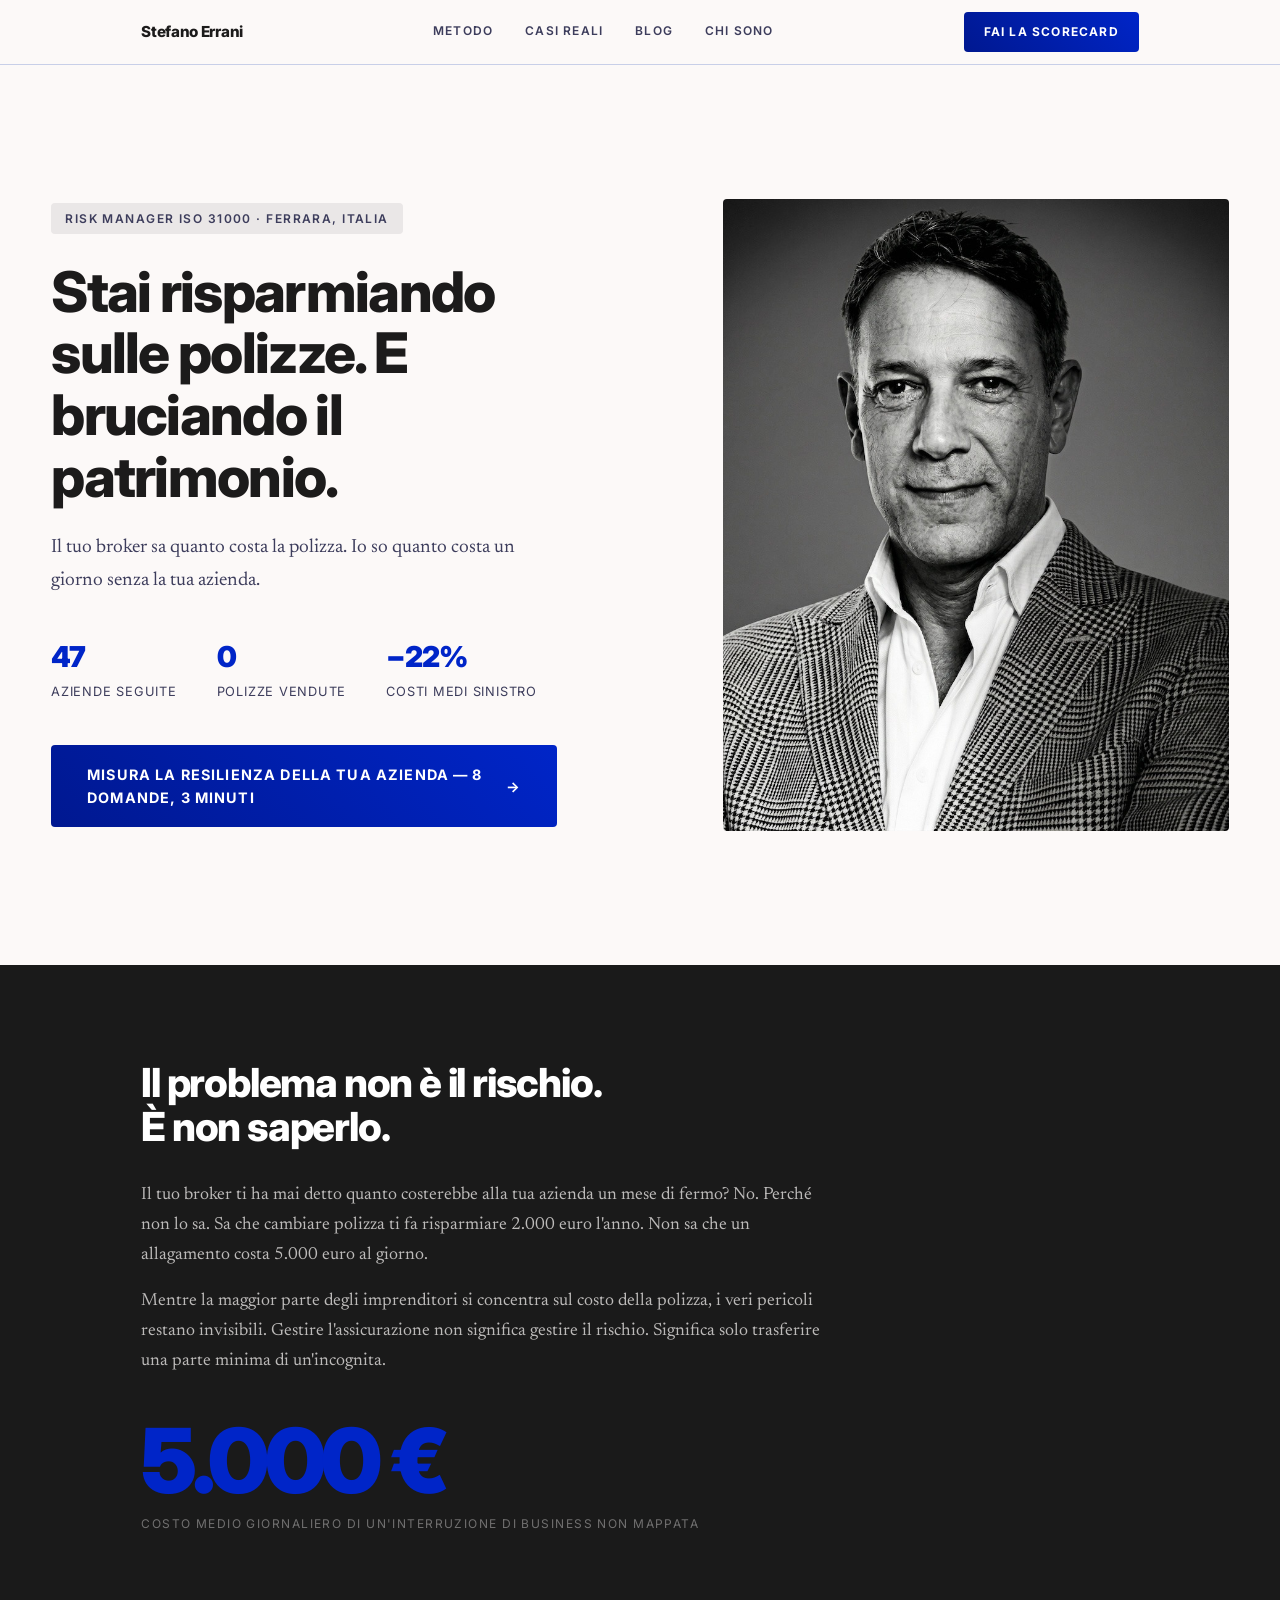
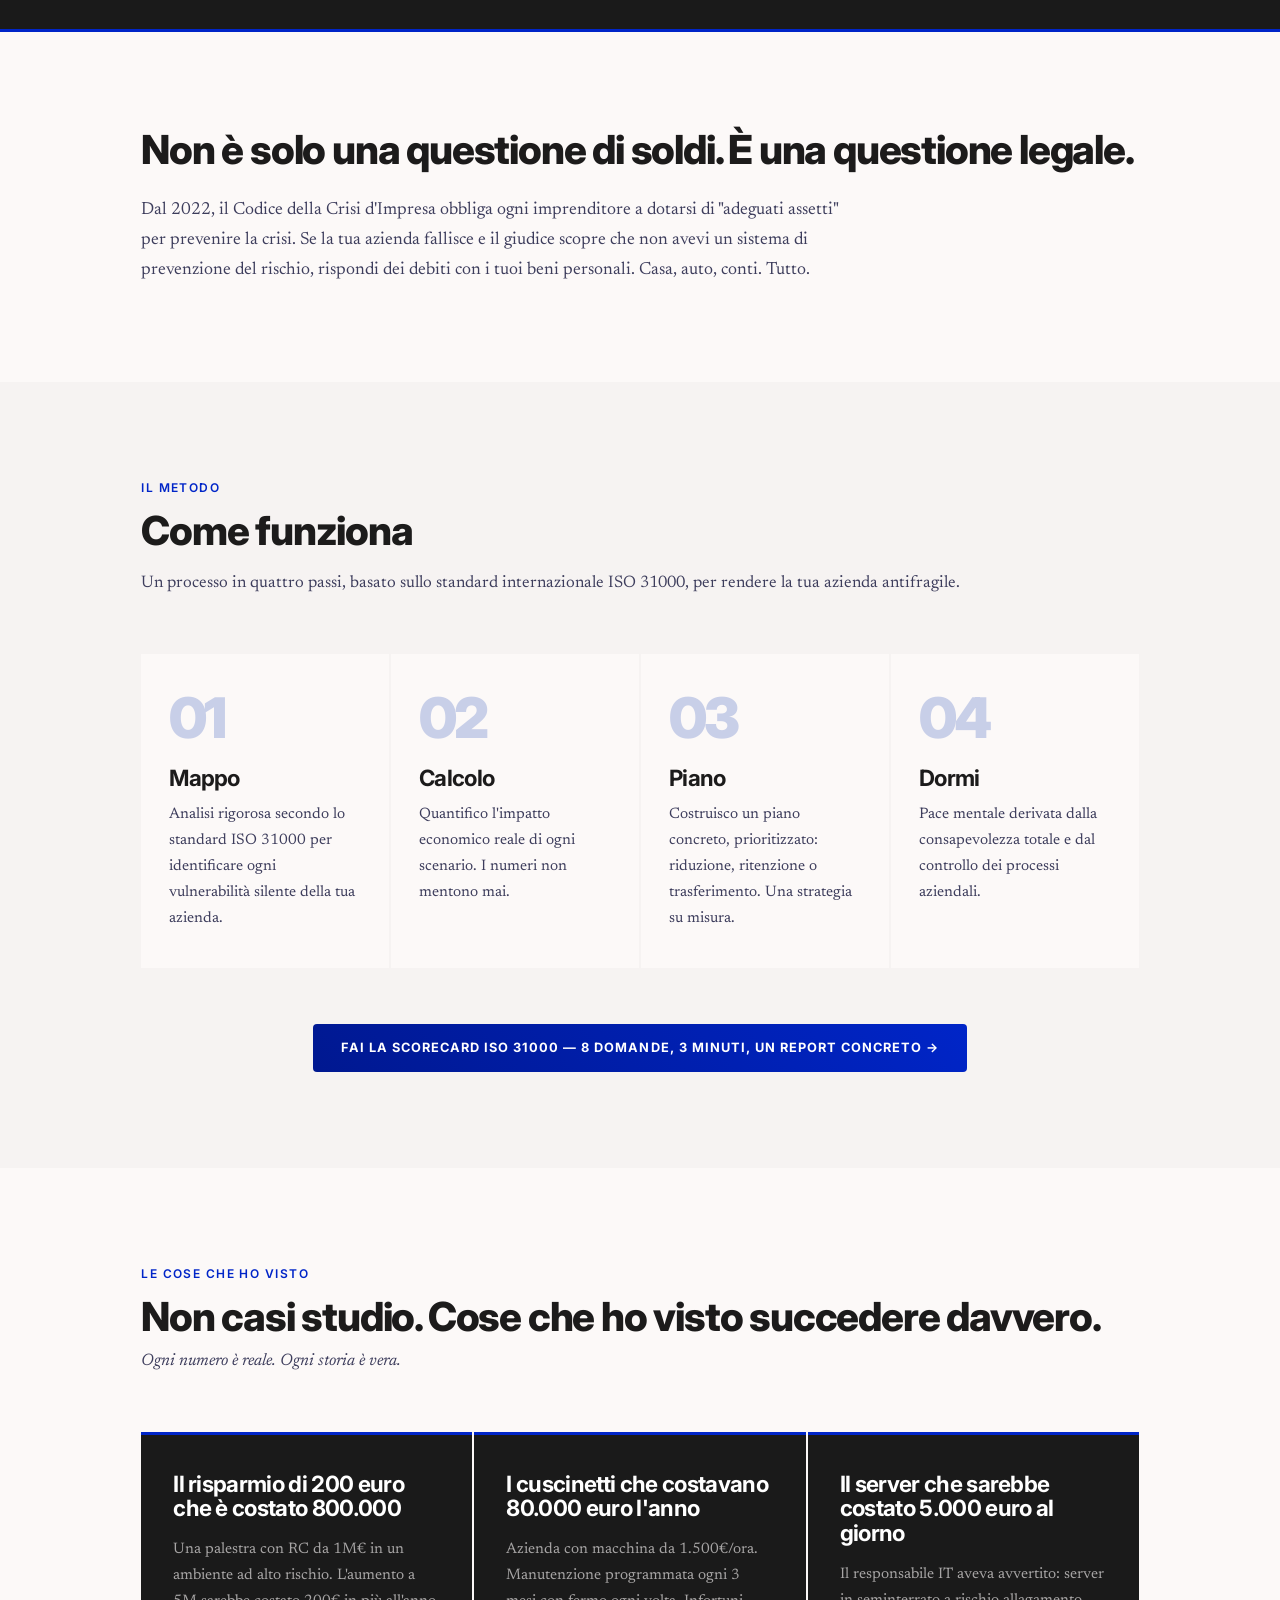
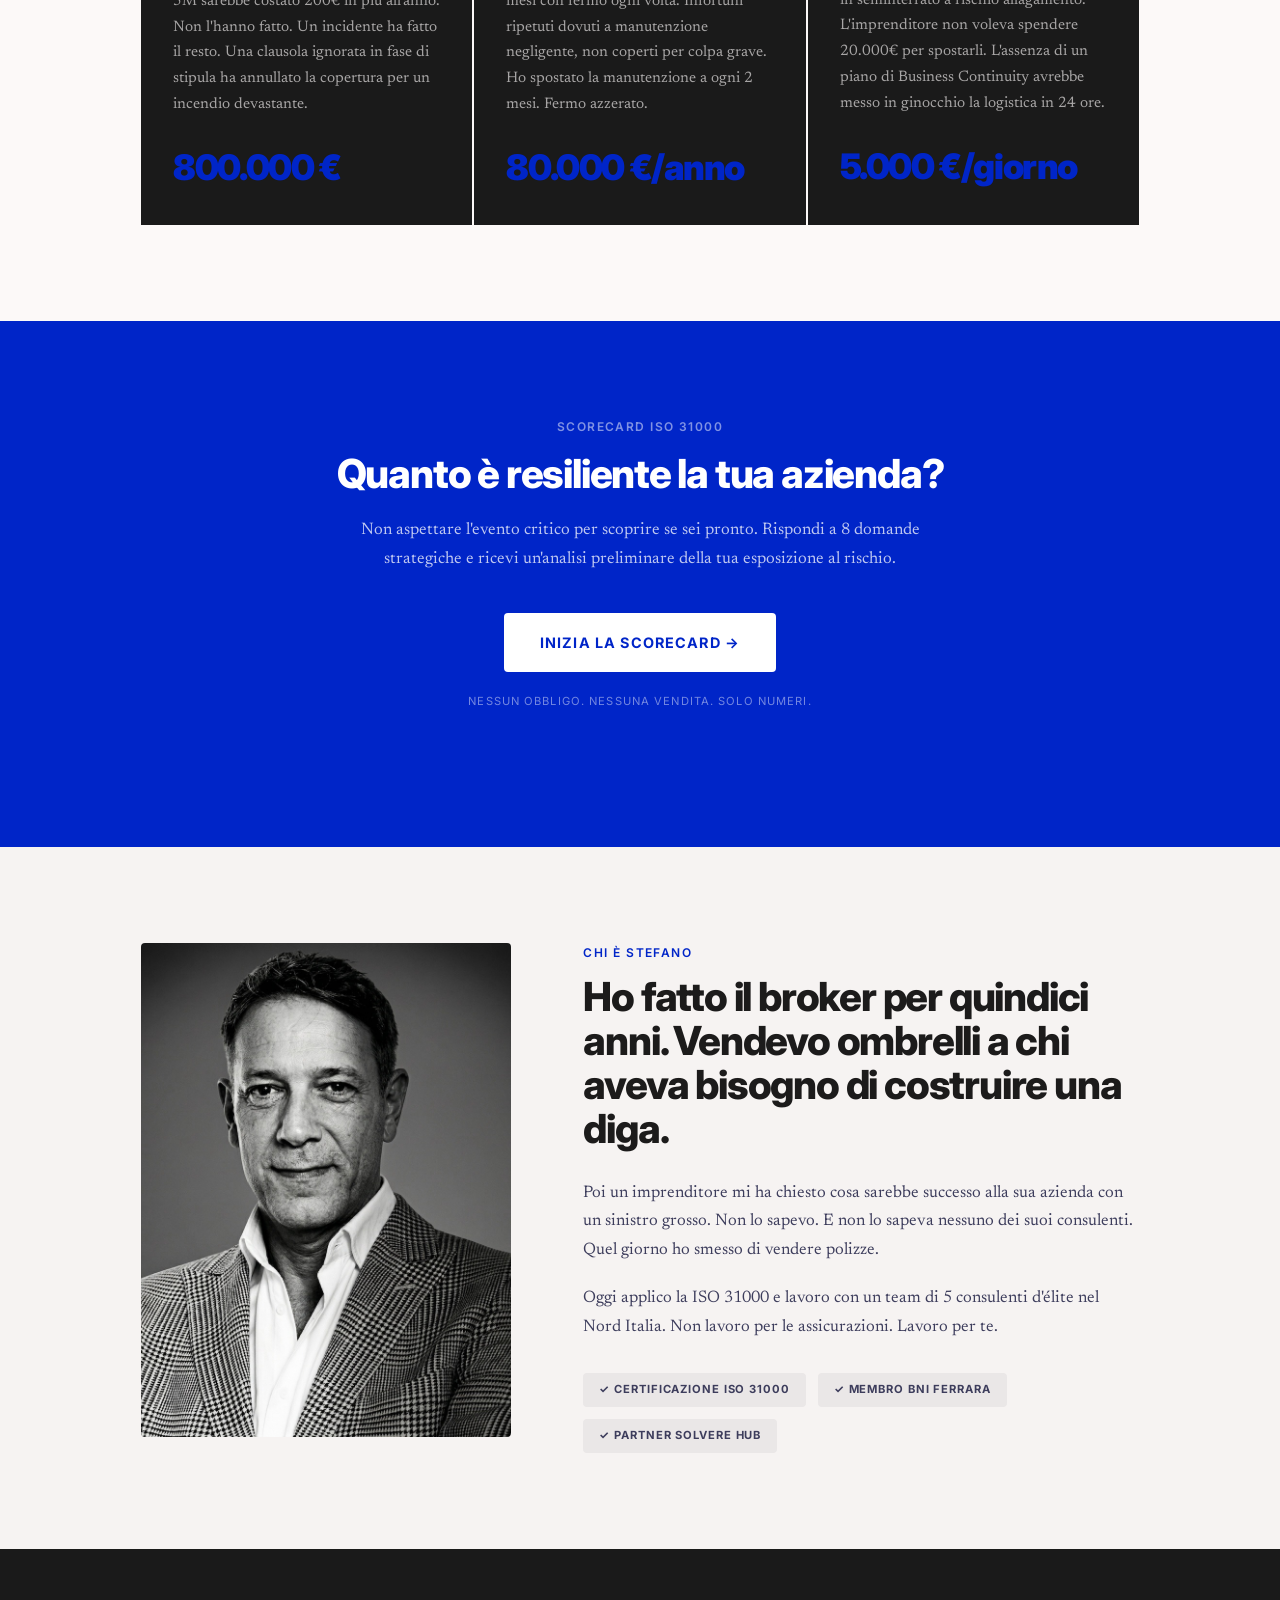
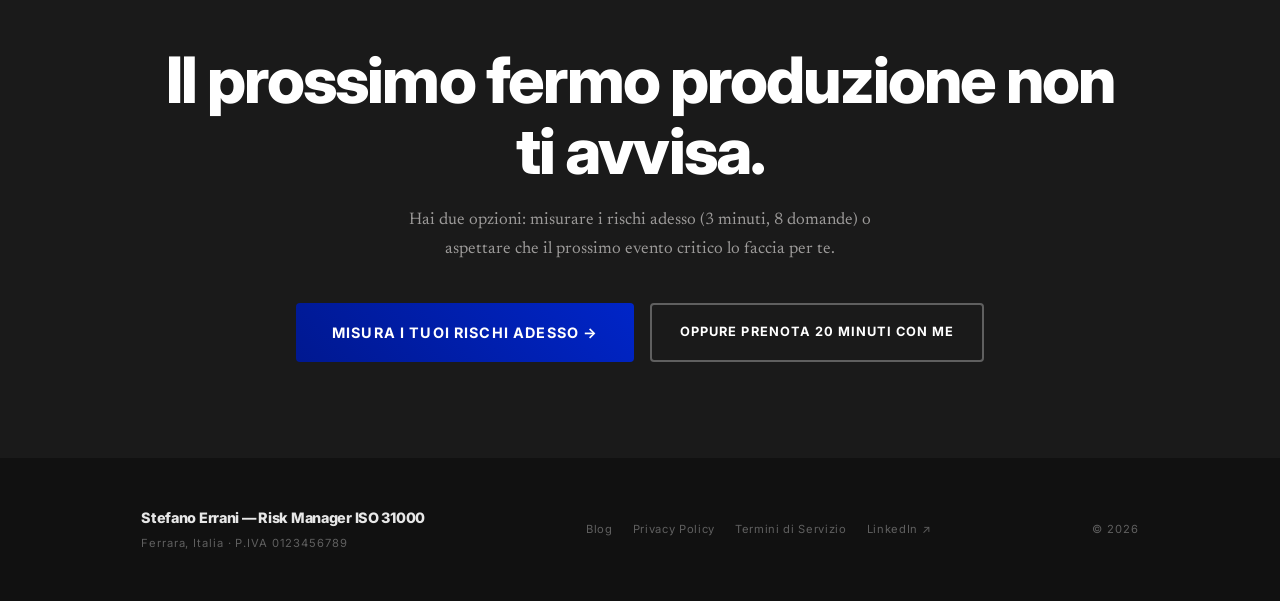
<file: index.html>
<!DOCTYPE html>
<html lang="it">
<head>
  <meta charset="UTF-8">
  <meta name="viewport" content="width=device-width, initial-scale=1.0">
  <title>Stefano Errani | Risk Manager ISO 31000 — Ferrara</title>
  <meta name="description" content="Il tuo broker abbassa il premio. Io ti mostro i rischi che ignora. Risk Manager ISO 31000 indipendente — Ferrara.">
  <link rel="stylesheet" href="style.css">
</head>
<body>

<!-- ── NAVIGAZIONE ─────────────────────────────────── -->
<nav>
  <div class="container nav-inner">
    <a href="index.html" class="nav-logo">Stefano Errani</a>
    <ul class="nav-links">
      <li><a href="#process">Metodo</a></li>
      <li><a href="#cases">Casi Reali</a></li>
      <li><a href="blog.html">Blog</a></li>
      <li><a href="#about">Chi Sono</a></li>
    </ul>
    <a href="login.html" class="nav-cta">Fai la Scorecard</a>
    <button class="hamburger" id="hamburger" aria-label="Menu">
      <span></span><span></span><span></span>
    </button>
  </div>
</nav>

<!-- ── MOBILE NAV ──────────────────────────────────── -->
<div class="mobile-nav" id="mobileNav">
  <button class="mobile-nav-close" id="navClose">✕</button>
  <a href="#process" onclick="closeMobileNav()">Metodo</a>
  <a href="#cases" onclick="closeMobileNav()">Casi Reali</a>
  <a href="blog.html">Blog</a>
  <a href="#about" onclick="closeMobileNav()">Chi Sono</a>
  <a href="login.html" style="color:var(--primary-mid)">Fai la Scorecard →</a>
</div>

<!-- ── HERO ────────────────────────────────────────── -->
<section class="hero" id="home">
  <div class="container" style="display:contents;">
    <div class="hero-content" style="padding: 0 clamp(24px, 4vw, 64px);">
      <div class="label hero-tag">Risk Manager ISO 31000 · Ferrara, Italia</div>
      <h1>Stai risparmiando sulle polizze. E bruciando il patrimonio.</h1>
      <p class="hero-sub">Il tuo broker sa quanto costa la polizza. Io so quanto costa un giorno senza la tua azienda.</p>

      <div class="hero-numbers">
        <div class="hero-number">
          <strong>47</strong>
          <span>Aziende seguite</span>
        </div>
        <div class="hero-number">
          <strong>0</strong>
          <span>Polizze vendute</span>
        </div>
        <div class="hero-number">
          <strong>−22%</strong>
          <span>Costi medi sinistro</span>
        </div>
      </div>

      <a href="login.html" class="btn btn-primary btn-large">
        Misura la resilienza della tua azienda — 8 domande, 3 minuti
        <span>→</span>
      </a>
    </div>

    <div class="hero-img" style="padding: 0 clamp(24px, 4vw, 64px);">
      <img src="img/stefano-errani.jpg" alt="Stefano Errani — Risk Manager ISO 31000" style="width:100%; border-radius:var(--radius); object-fit:cover; aspect-ratio:4/5; display:block;">
    </div>
  </div>
</section>

<!-- ── IL PROBLEMA ─────────────────────────────────── -->
<section class="problem" id="problem">
  <div class="container">
    <h2>Il problema non è il rischio.<br>È non saperlo.</h2>
    <p>Il tuo broker ti ha mai detto quanto costerebbe alla tua azienda un mese di fermo? No. Perché non lo sa. Sa che cambiare polizza ti fa risparmiare 2.000 euro l'anno. Non sa che un allagamento costa 5.000 euro al giorno.</p>
    <p style="margin-top:16px;">Mentre la maggior parte degli imprenditori si concentra sul costo della polizza, i veri pericoli restano invisibili. Gestire l'assicurazione non significa gestire il rischio. Significa solo trasferire una parte minima di un'incognita.</p>

    <div class="problem-number">5.000 €</div>
    <div class="problem-number-label">Costo medio giornaliero di un'interruzione di business non mappata</div>
  </div>
</section>

<!-- ── CODICE DELLA CRISI ─────────────────────────── -->
<section class="legal-warning" id="legal">
  <div class="container">
    <h2>Non è solo una questione di soldi. È una questione legale.</h2>
    <p>Dal 2022, il Codice della Crisi d'Impresa obbliga ogni imprenditore a dotarsi di "adeguati assetti" per prevenire la crisi. Se la tua azienda fallisce e il giudice scopre che non avevi un sistema di prevenzione del rischio, rispondi dei debiti con i tuoi beni personali. Casa, auto, conti. Tutto.</p>
  </div>
</section>

<!-- ── COME FUNZIONA ───────────────────────────────── -->
<section class="how-it-works" id="process">
  <div class="container">
    <div class="label" style="color:var(--primary-mid); margin-bottom:12px;">Il Metodo</div>
    <h2>Come funziona</h2>
    <p>Un processo in quattro passi, basato sullo standard internazionale ISO 31000, per rendere la tua azienda antifragile.</p>

    <div class="steps">
      <div class="step">
        <div class="step-number">01</div>
        <h3>Mappo</h3>
        <p>Analisi rigorosa secondo lo standard ISO 31000 per identificare ogni vulnerabilità silente della tua azienda.</p>
      </div>
      <div class="step">
        <div class="step-number">02</div>
        <h3>Calcolo</h3>
        <p>Quantifico l'impatto economico reale di ogni scenario. I numeri non mentono mai.</p>
      </div>
      <div class="step">
        <div class="step-number">03</div>
        <h3>Piano</h3>
        <p>Costruisco un piano concreto, prioritizzato: riduzione, ritenzione o trasferimento. Una strategia su misura.</p>
      </div>
      <div class="step">
        <div class="step-number">04</div>
        <h3>Dormi</h3>
        <p>Pace mentale derivata dalla consapevolezza totale e dal controllo dei processi aziendali.</p>
      </div>
    </div>

    <div style="text-align:center;">
      <a href="login.html" class="btn btn-primary">
        Fai la Scorecard ISO 31000 — 8 domande, 3 minuti, un report concreto →
      </a>
    </div>
  </div>
</section>

<!-- ── CASI REALI ──────────────────────────────────── -->
<section class="cases" id="cases">
  <div class="container">
    <div class="label" style="color:var(--primary-mid); margin-bottom:12px;">Le cose che ho visto</div>
    <h2>Non casi studio. Cose che ho visto succedere davvero.</h2>
    <p class="subtitle">Ogni numero è reale. Ogni storia è vera.</p>

    <div class="cases-grid">
      <div class="case-card">
        <h3>Il risparmio di 200 euro che è costato 800.000</h3>
        <p>Una palestra con RC da 1M€ in un ambiente ad alto rischio. L'aumento a 5M sarebbe costato 200€ in più all'anno. Non l'hanno fatto. Un incidente ha fatto il resto. Una clausola ignorata in fase di stipula ha annullato la copertura per un incendio devastante.</p>
        <div class="case-number">800.000 €</div>
      </div>
      <div class="case-card">
        <h3>I cuscinetti che costavano 80.000 euro l'anno</h3>
        <p>Azienda con macchina da 1.500€/ora. Manutenzione programmata ogni 3 mesi con fermo ogni volta. Infortuni ripetuti dovuti a manutenzione negligente, non coperti per colpa grave. Ho spostato la manutenzione a ogni 2 mesi. Fermo azzerato.</p>
        <div class="case-number">80.000 €/anno</div>
      </div>
      <div class="case-card">
        <h3>Il server che sarebbe costato 5.000 euro al giorno</h3>
        <p>Il responsabile IT aveva avvertito: server in seminterrato a rischio allagamento. L'imprenditore non voleva spendere 20.000€ per spostarli. L'assenza di un piano di Business Continuity avrebbe messo in ginocchio la logistica in 24 ore.</p>
        <div class="case-number">5.000 €/giorno</div>
      </div>
    </div>
  </div>
</section>

<!-- ── SCORECARD CTA ────────────────────────────────── -->
<section class="scorecard-cta" id="scorecard">
  <div class="container">
    <div class="label" style="color:rgba(255,255,255,0.5); margin-bottom:16px;">Scorecard ISO 31000</div>
    <h2>Quanto è resiliente la tua azienda?</h2>
    <p>Non aspettare l'evento critico per scoprire se sei pronto. Rispondi a 8 domande strategiche e ricevi un'analisi preliminare della tua esposizione al rischio.</p>
    <a href="login.html" class="btn btn-white btn-large">Inizia la Scorecard →</a>
    <p class="fine-print">Nessun obbligo. Nessuna vendita. Solo numeri.</p>
  </div>
</section>

<!-- ── CHI È STEFANO ────────────────────────────────── -->
<section class="about" id="about">
  <div class="container">
    <div class="about-grid">
      <div class="about-img">
        <img src="img/stefano-errani.jpg" alt="Stefano Errani" style="width:100%; border-radius:var(--radius); object-fit:cover; aspect-ratio:3/4; display:block;">
      </div>
      <div class="about-text">
        <div class="label" style="color:var(--primary-mid); margin-bottom:12px;">Chi è Stefano</div>
        <h2>Ho fatto il broker per quindici anni. Vendevo ombrelli a chi aveva bisogno di costruire una diga.</h2>
        <p>Poi un imprenditore mi ha chiesto cosa sarebbe successo alla sua azienda con un sinistro grosso. Non lo sapevo. E non lo sapeva nessuno dei suoi consulenti. Quel giorno ho smesso di vendere polizze.</p>
        <p>Oggi applico la ISO 31000 e lavoro con un team di 5 consulenti d'élite nel Nord Italia. Non lavoro per le assicurazioni. Lavoro per te.</p>
        <div class="credenziali">
          <span class="credenziale">✓ Certificazione ISO 31000</span>
          <span class="credenziale">✓ Membro BNI Ferrara</span>
          <span class="credenziale">✓ Partner Solvere Hub</span>
        </div>
      </div>
    </div>
  </div>
</section>

<!-- ── PARLIAMO ─────────────────────────────────────── -->
<section class="cta-finale" id="contact">
  <div class="container">
    <h2>Il prossimo fermo produzione non ti avvisa.</h2>
    <p>Hai due opzioni: misurare i rischi adesso (3 minuti, 8 domande) o aspettare che il prossimo evento critico lo faccia per te.</p>
    <div class="cta-btn-row">
      <a href="login.html" class="btn btn-primary btn-large">Misura i tuoi rischi adesso →</a>
      <a href="mailto:stefano@stefanoerrani.it" class="btn btn-outline" style="color:#fff; border-color:rgba(255,255,255,0.3);">Oppure prenota 20 minuti con me</a>
    </div>
  </div>
</section>

<!-- ── FOOTER ───────────────────────────────────────── -->
<footer>
  <div class="container">
    <div class="footer-inner">
      <div>
        <div class="logo">Stefano Errani — Risk Manager ISO 31000</div>
        <div class="meta" style="margin-top:6px;">Ferrara, Italia · P.IVA 0123456789</div>
      </div>
      <ul class="footer-links">
        <li><a href="blog.html">Blog</a></li>
        <li><a href="#privacy">Privacy Policy</a></li>
        <li><a href="#termini">Termini di Servizio</a></li>
        <li><a href="https://linkedin.com/in/stefanoerrani" target="_blank" rel="noopener">LinkedIn ↗</a></li>
      </ul>
      <div class="meta">© 2026</div>
    </div>
  </div>
</footer>

<script src="main.js"></script>
</body>
</html>
</file>
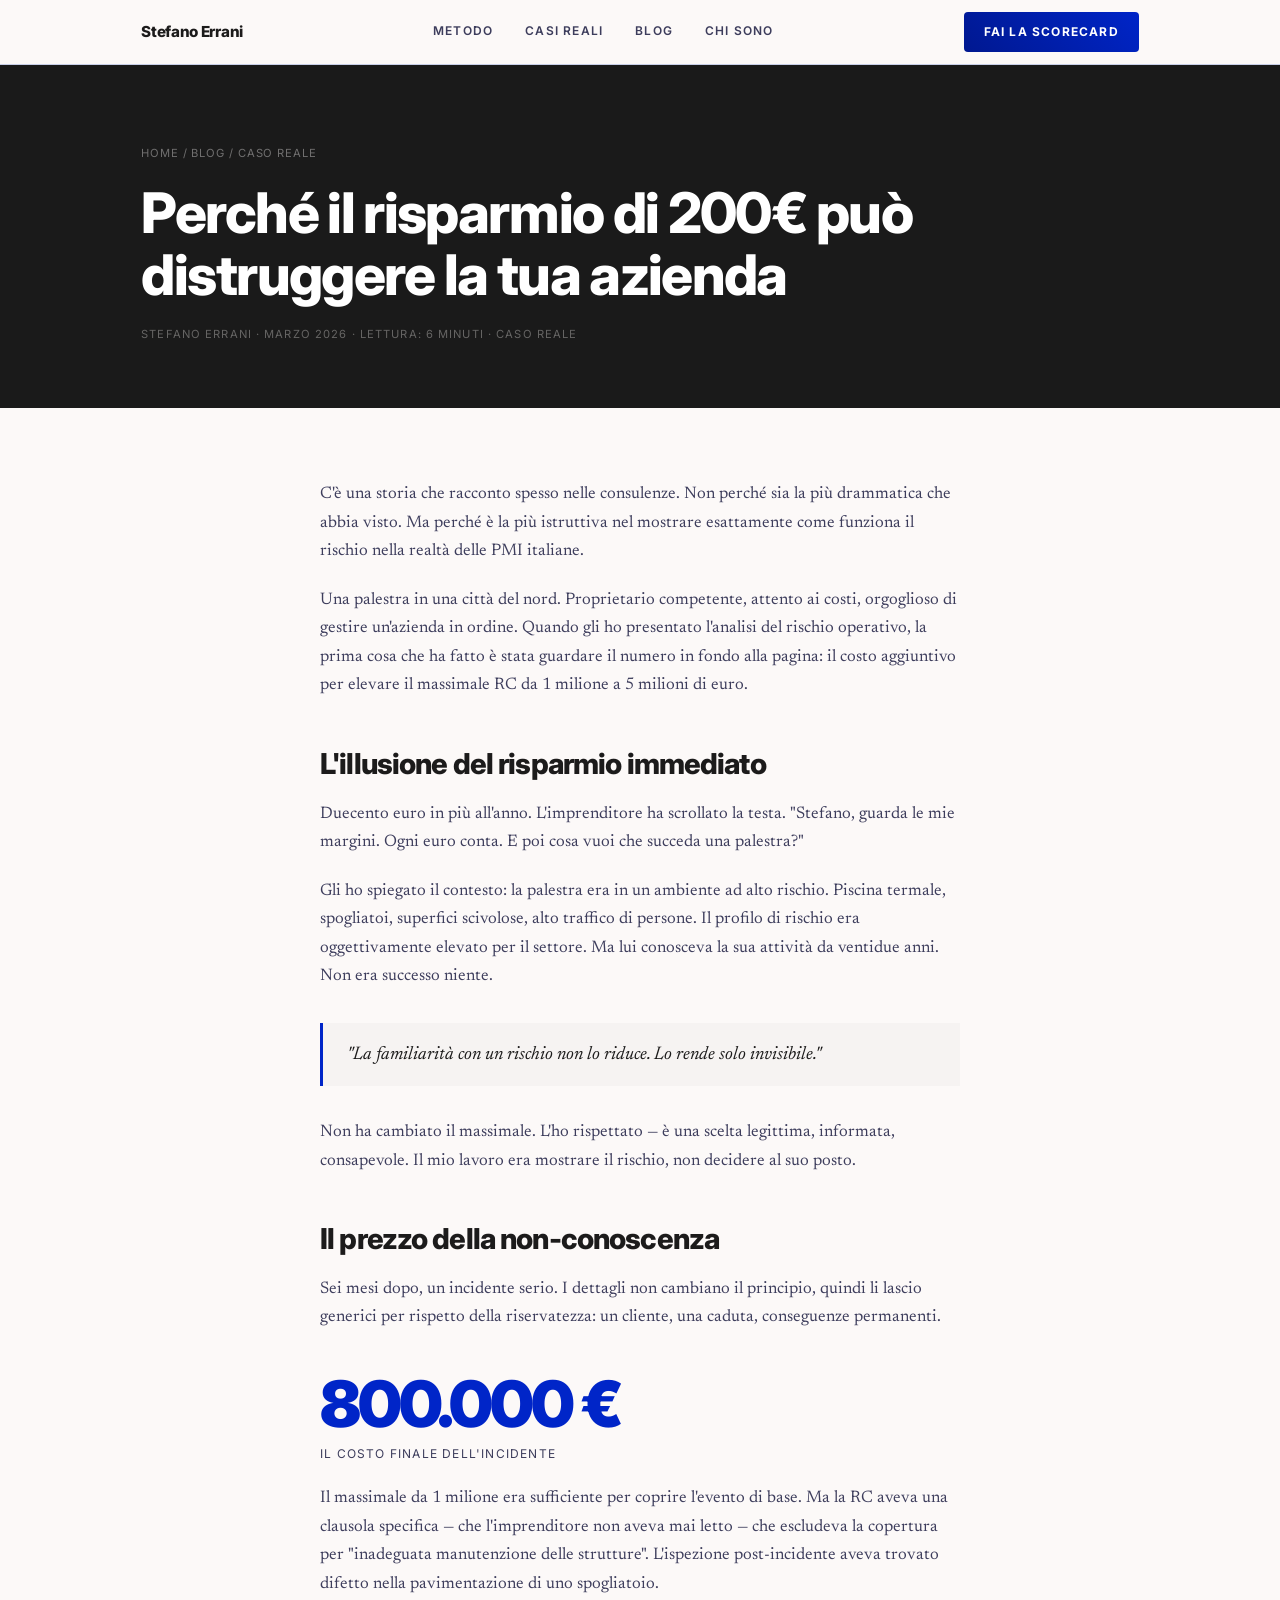
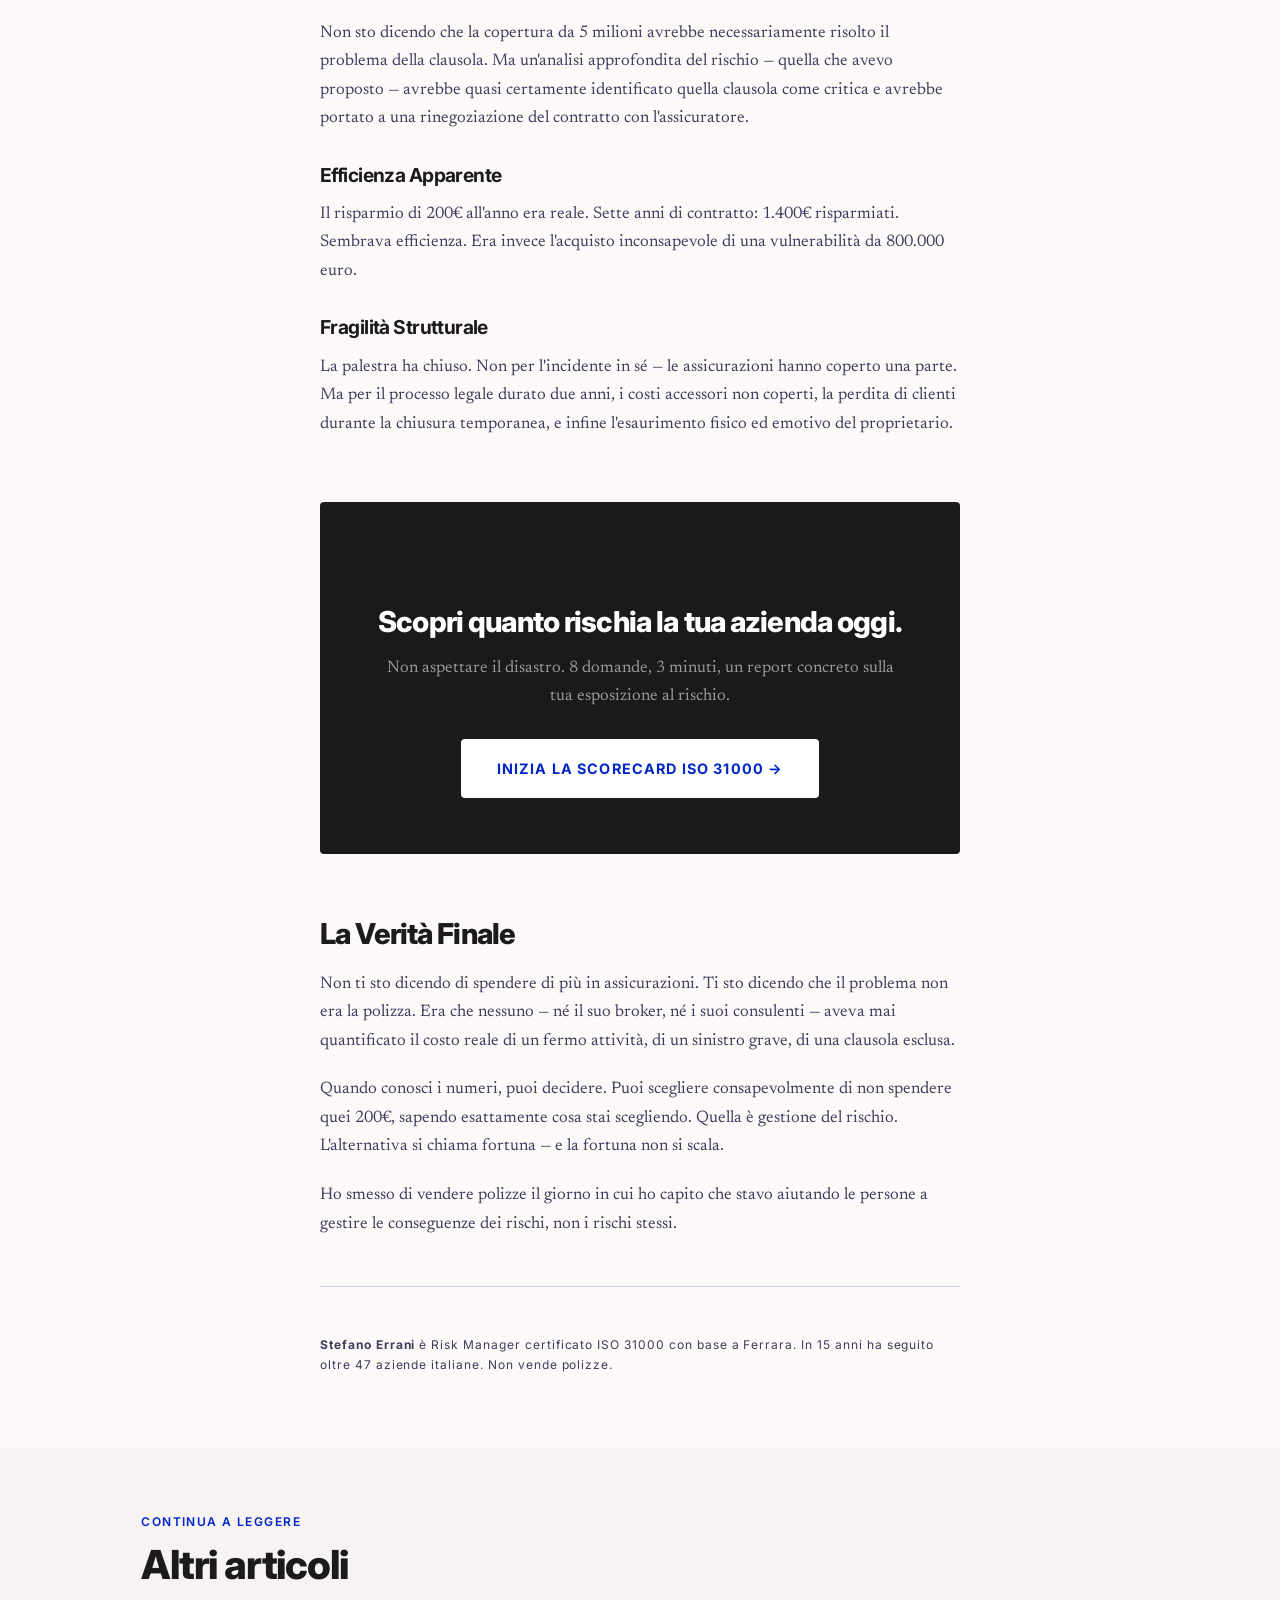
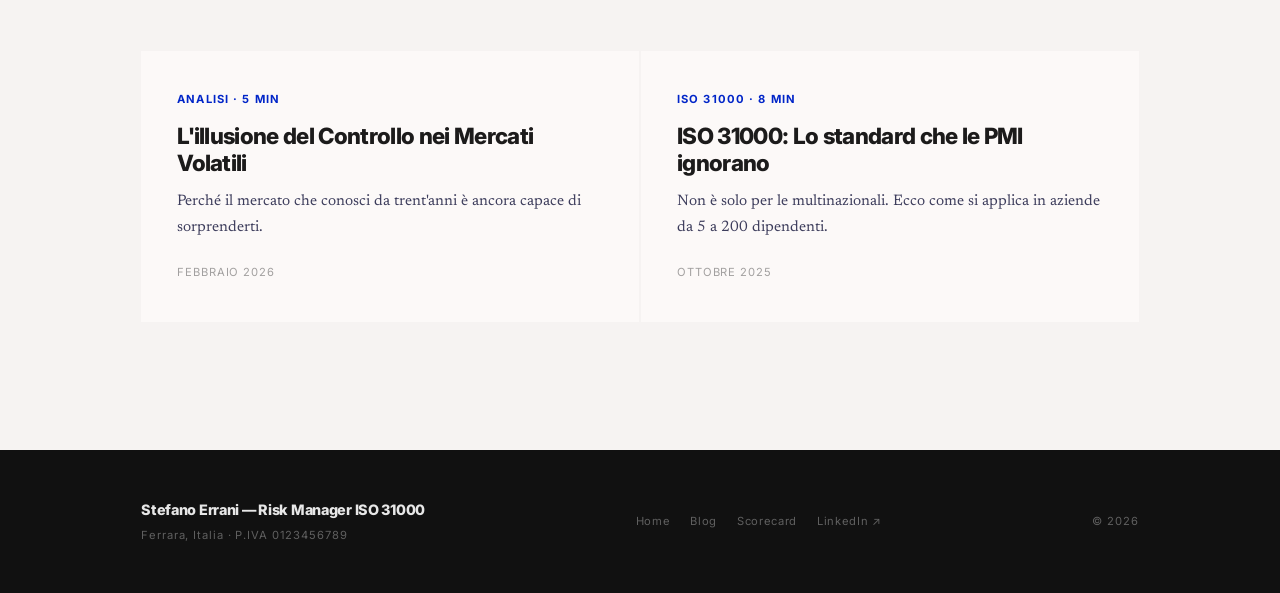
<file: articolo.html>
<!DOCTYPE html>
<html lang="it">
<head>
  <meta charset="UTF-8">
  <meta name="viewport" content="width=device-width, initial-scale=1.0">
  <title>Perché il risparmio di 200€ può distruggere la tua azienda | Stefano Errani</title>
  <meta name="description" content="La storia di una palestra che ha scelto di non spendere 200€ in più di assicurazione. Quello che è successo dopo vale 800.000 euro.">
  <link rel="stylesheet" href="style.css">
</head>
<body>

<nav>
  <div class="container nav-inner">
    <a href="index.html" class="nav-logo">Stefano Errani</a>
    <ul class="nav-links">
      <li><a href="index.html#process">Metodo</a></li>
      <li><a href="index.html#cases">Casi Reali</a></li>
      <li><a href="blog.html">Blog</a></li>
      <li><a href="index.html#about">Chi Sono</a></li>
    </ul>
    <a href="scorecard.html" class="nav-cta">Fai la Scorecard</a>
  </div>
</nav>

<!-- ── HEADER ARTICOLO ─────────────────────────────── -->
<div class="article-header">
  <div class="container">
    <div class="breadcrumb">
      <a href="index.html">Home</a> /
      <a href="blog.html">Blog</a> /
      Caso Reale
    </div>
    <h1>Perché il risparmio di 200€ può distruggere la tua azienda</h1>
    <div class="article-meta">Stefano Errani · Marzo 2026 · Lettura: 6 minuti · Caso Reale</div>
  </div>
</div>

<!-- ── CORPO ARTICOLO ───────────────────────────────── -->
<div class="article-body">

  <p>C'è una storia che racconto spesso nelle consulenze. Non perché sia la più drammatica che abbia visto. Ma perché è la più istruttiva nel mostrare esattamente come funziona il rischio nella realtà delle PMI italiane.</p>

  <p>Una palestra in una città del nord. Proprietario competente, attento ai costi, orgoglioso di gestire un'azienda in ordine. Quando gli ho presentato l'analisi del rischio operativo, la prima cosa che ha fatto è stata guardare il numero in fondo alla pagina: il costo aggiuntivo per elevare il massimale RC da 1 milione a 5 milioni di euro.</p>

  <h2>L'illusione del risparmio immediato</h2>

  <p>Duecento euro in più all'anno. L'imprenditore ha scrollato la testa. "Stefano, guarda le mie margini. Ogni euro conta. E poi cosa vuoi che succeda una palestra?"</p>

  <p>Gli ho spiegato il contesto: la palestra era in un ambiente ad alto rischio. Piscina termale, spogliatoi, superfici scivolose, alto traffico di persone. Il profilo di rischio era oggettivamente elevato per il settore. Ma lui conosceva la sua attività da ventidue anni. Non era successo niente.</p>

  <blockquote>
    <p>"La familiarità con un rischio non lo riduce. Lo rende solo invisibile."</p>
  </blockquote>

  <p>Non ha cambiato il massimale. L'ho rispettato — è una scelta legittima, informata, consapevole. Il mio lavoro era mostrare il rischio, non decidere al suo posto.</p>

  <h2>Il prezzo della non-conoscenza</h2>

  <p>Sei mesi dopo, un incidente serio. I dettagli non cambiano il principio, quindi li lascio generici per rispetto della riservatezza: un cliente, una caduta, conseguenze permanenti.</p>

  <div class="article-number">800.000 €</div>
  <p style="font-family:var(--font-label); font-size:0.75rem; color:var(--on-surface-var); letter-spacing:0.1em; text-transform:uppercase;">Il costo finale dell'incidente</p>

  <p>Il massimale da 1 milione era sufficiente per coprire l'evento di base. Ma la RC aveva una clausola specifica — che l'imprenditore non aveva mai letto — che escludeva la copertura per "inadeguata manutenzione delle strutture". L'ispezione post-incidente aveva trovato difetto nella pavimentazione di uno spogliatoio.</p>

  <p>Non sto dicendo che la copertura da 5 milioni avrebbe necessariamente risolto il problema della clausola. Ma un'analisi approfondita del rischio — quella che avevo proposto — avrebbe quasi certamente identificato quella clausola come critica e avrebbe portato a una rinegoziazione del contratto con l'assicuratore.</p>

  <h3>Efficienza Apparente</h3>

  <p>Il risparmio di 200€ all'anno era reale. Sette anni di contratto: 1.400€ risparmiati. Sembrava efficienza. Era invece l'acquisto inconsapevole di una vulnerabilità da 800.000 euro.</p>

  <h3>Fragilità Strutturale</h3>

  <p>La palestra ha chiuso. Non per l'incidente in sé — le assicurazioni hanno coperto una parte. Ma per il processo legale durato due anni, i costi accessori non coperti, la perdita di clienti durante la chiusura temporanea, e infine l'esaurimento fisico ed emotivo del proprietario.</p>

  <div class="article-cta">
    <h2>Scopri quanto rischia la tua azienda oggi.</h2>
    <p>Non aspettare il disastro. 8 domande, 3 minuti, un report concreto sulla tua esposizione al rischio.</p>
    <a href="scorecard.html" class="btn btn-white btn-large">Inizia la Scorecard ISO 31000 →</a>
  </div>

  <h2>La Verità Finale</h2>

  <p>Non ti sto dicendo di spendere di più in assicurazioni. Ti sto dicendo che il problema non era la polizza. Era che nessuno — né il suo broker, né i suoi consulenti — aveva mai quantificato il costo reale di un fermo attività, di un sinistro grave, di una clausola esclusa.</p>

  <p>Quando conosci i numeri, puoi decidere. Puoi scegliere consapevolmente di non spendere quei 200€, sapendo esattamente cosa stai scegliendo. Quella è gestione del rischio. L'alternativa si chiama fortuna — e la fortuna non si scala.</p>

  <p>Ho smesso di vendere polizze il giorno in cui ho capito che stavo aiutando le persone a gestire le conseguenze dei rischi, non i rischi stessi.</p>

  <hr style="border:none; border-top:1px solid var(--outline-var); margin:48px 0;">

  <p style="font-family:var(--font-label); font-size:0.75rem; color:var(--on-surface-var); letter-spacing:0.08em;">
    <strong>Stefano Errani</strong> è Risk Manager certificato ISO 31000 con base a Ferrara. In 15 anni ha seguito oltre 47 aziende italiane. Non vende polizze.
  </p>
</div>

<!-- ── ALTRI ARTICOLI ───────────────────────────────── -->
<section style="background:var(--surface-low); padding:64px 0;">
  <div class="container">
    <div class="label" style="color:var(--primary-mid); margin-bottom:12px;">Continua a leggere</div>
    <h2 style="margin-bottom:32px;">Altri articoli</h2>
    <div class="blog-grid" style="grid-template-columns: repeat(2, 1fr);">
      <a href="blog.html" class="blog-card">
        <div class="blog-card-tag">Analisi · 5 min</div>
        <h2>L'illusione del Controllo nei Mercati Volatili</h2>
        <p>Perché il mercato che conosci da trent'anni è ancora capace di sorprenderti.</p>
        <div class="blog-card-meta">Febbraio 2026</div>
      </a>
      <a href="blog.html" class="blog-card">
        <div class="blog-card-tag">ISO 31000 · 8 min</div>
        <h2>ISO 31000: Lo standard che le PMI ignorano</h2>
        <p>Non è solo per le multinazionali. Ecco come si applica in aziende da 5 a 200 dipendenti.</p>
        <div class="blog-card-meta">Ottobre 2025</div>
      </a>
    </div>
  </div>
</section>

<footer>
  <div class="container">
    <div class="footer-inner">
      <div>
        <div class="logo">Stefano Errani — Risk Manager ISO 31000</div>
        <div class="meta" style="margin-top:6px;">Ferrara, Italia · P.IVA 0123456789</div>
      </div>
      <ul class="footer-links">
        <li><a href="index.html">Home</a></li>
        <li><a href="blog.html">Blog</a></li>
        <li><a href="scorecard.html">Scorecard</a></li>
        <li><a href="https://linkedin.com/in/stefanoerrani" target="_blank" rel="noopener">LinkedIn ↗</a></li>
      </ul>
      <div class="meta">© 2026</div>
    </div>
  </div>
</footer>

<script src="main.js"></script>
</body>
</html>
</file>
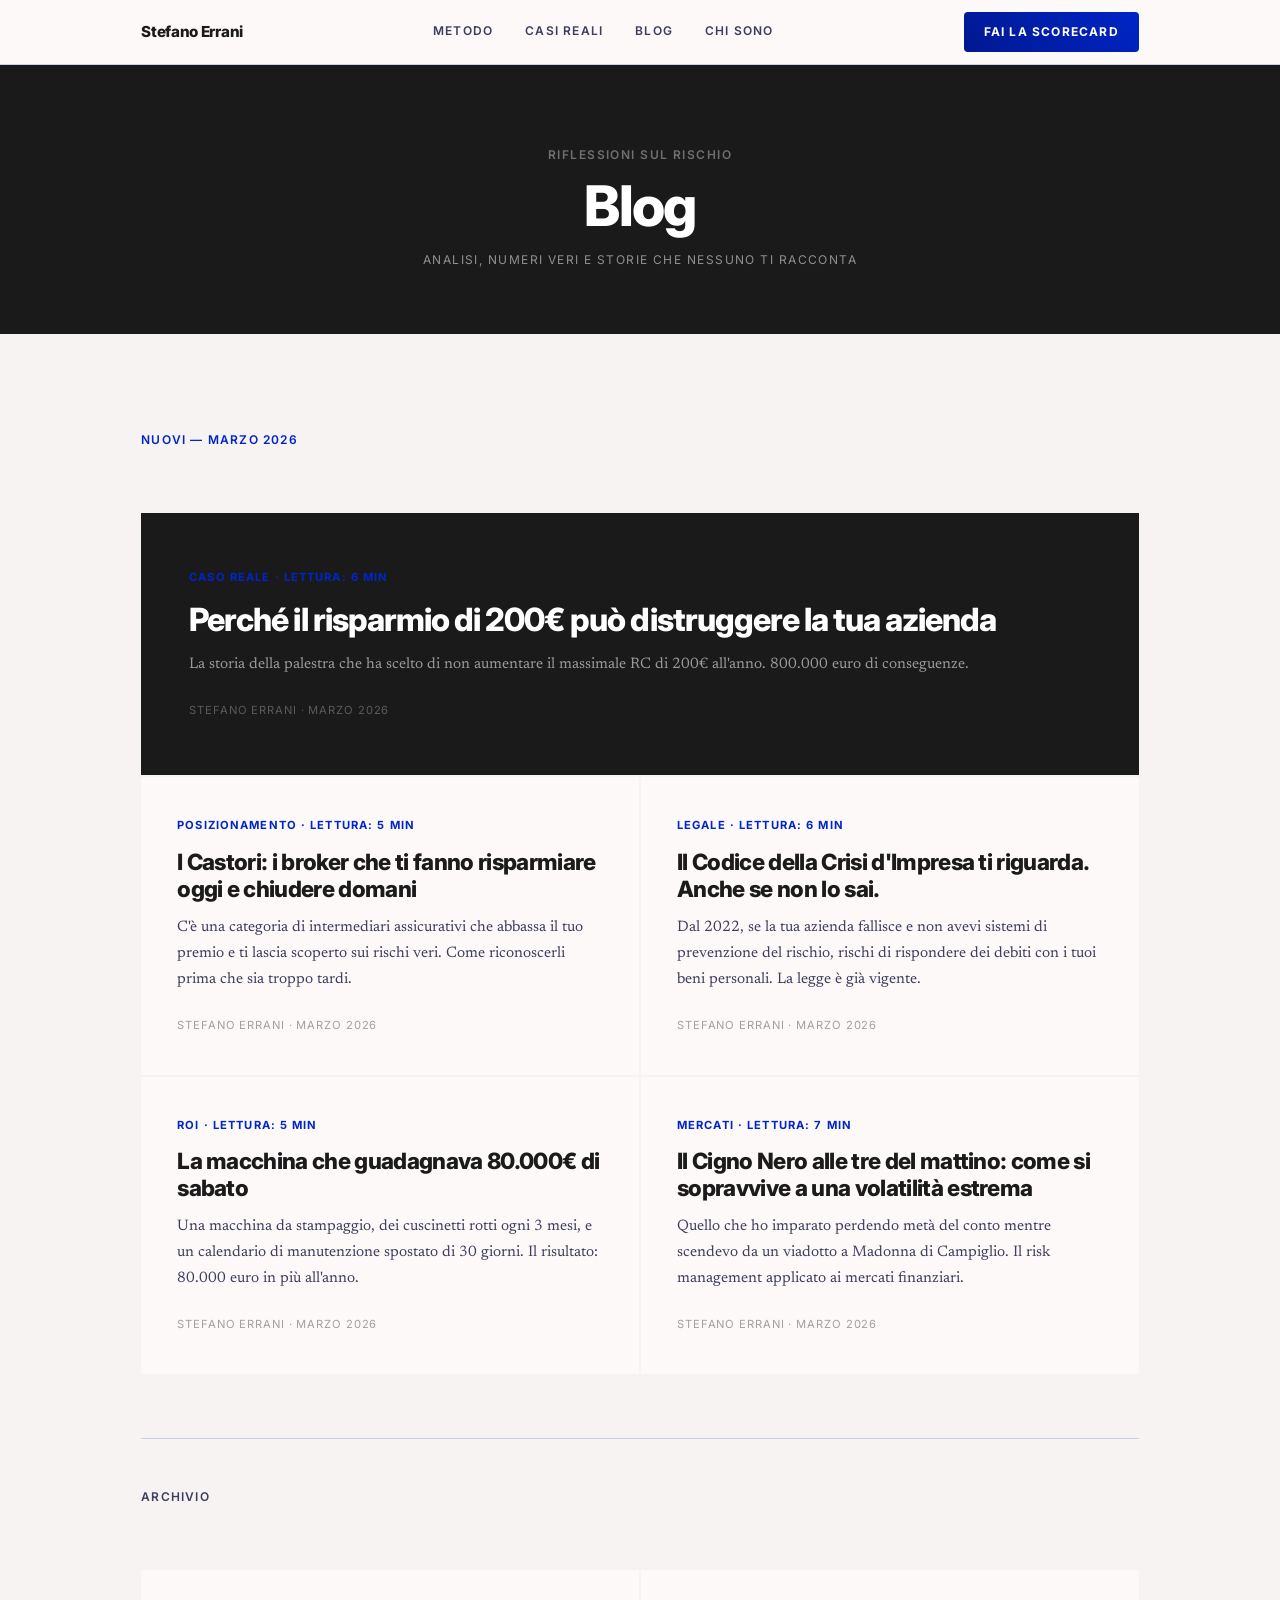
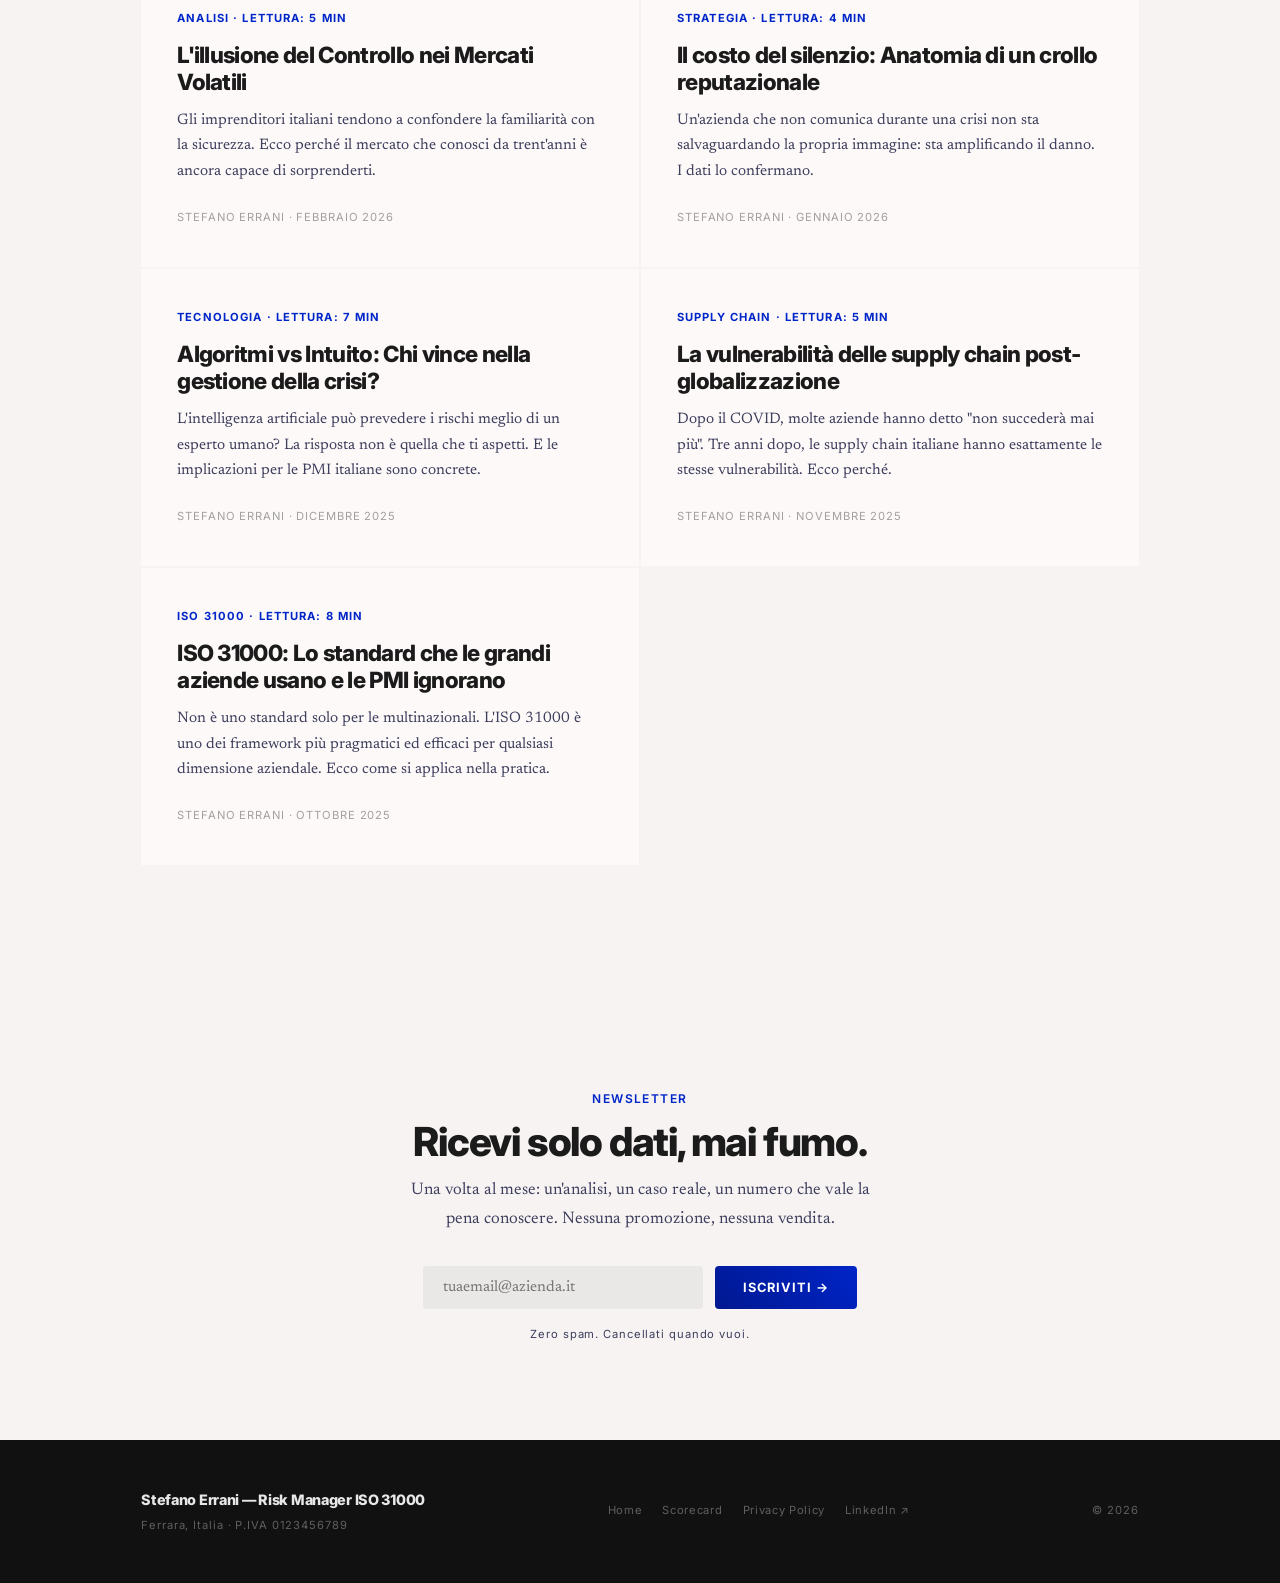
<file: blog.html>
<!DOCTYPE html>
<html lang="it">
<head>
  <meta charset="UTF-8">
  <meta name="viewport" content="width=device-width, initial-scale=1.0">
  <title>Blog — Riflessioni sul Rischio | Stefano Errani</title>
  <meta name="description" content="Analisi, casi reali e riflessioni sul Risk Management per imprenditori. Blog di Stefano Errani, Risk Manager ISO 31000.">
  <link rel="stylesheet" href="style.css">
</head>
<body>

<nav>
  <div class="container nav-inner">
    <a href="index.html" class="nav-logo">Stefano Errani</a>
    <ul class="nav-links">
      <li><a href="index.html#process">Metodo</a></li>
      <li><a href="index.html#cases">Casi Reali</a></li>
      <li><a href="blog.html" style="color:var(--primary-mid)">Blog</a></li>
      <li><a href="index.html#about">Chi Sono</a></li>
    </ul>
    <a href="login.html" class="nav-cta">Fai la Scorecard</a>
    <button class="hamburger" id="hamburger" aria-label="Menu"><span></span><span></span><span></span></button>
  </div>
</nav>

<div class="mobile-nav" id="mobileNav">
  <button class="mobile-nav-close" id="navClose">✕</button>
  <a href="index.html#process" onclick="closeMobileNav()">Metodo</a>
  <a href="index.html#cases" onclick="closeMobileNav()">Casi Reali</a>
  <a href="blog.html">Blog</a>
  <a href="index.html#about" onclick="closeMobileNav()">Chi Sono</a>
  <a href="login.html" style="color:var(--primary-mid)">Fai la Scorecard →</a>
</div>

<!-- ── HEADER BLOG ─────────────────────────────────── -->
<div class="blog-hero">
  <div class="container">
    <div class="label" style="color:rgba(243,240,239,0.4); margin-bottom:12px;">Riflessioni sul Rischio</div>
    <h1>Blog</h1>
    <p>Analisi, numeri veri e storie che nessuno ti racconta</p>
  </div>
</div>

<!-- ── ARTICOLI ────────────────────────────────────── -->
<section style="background:var(--surface-low); padding: var(--section-pad-d) 0;">
  <div class="container">

    <!-- Nuovi articoli da Brainstorming -->
    <div class="label" style="color:var(--primary-mid); margin-bottom:20px; letter-spacing:0.1em;">Nuovi — Marzo 2026</div>
    <div class="blog-grid">

      <!-- Featured: articolo 200€ -->
      <a href="articolo.html" class="blog-card blog-card-featured">
        <div class="blog-card-tag">Caso Reale · Lettura: 6 min</div>
        <h2>Perché il risparmio di 200€ può distruggere la tua azienda</h2>
        <p>La storia della palestra che ha scelto di non aumentare il massimale RC di 200€ all'anno. 800.000 euro di conseguenze.</p>
        <div class="blog-card-meta">Stefano Errani · Marzo 2026</div>
      </a>

      <!-- Post 1: Castori -->
      <a href="post-castori.html" class="blog-card">
        <div class="blog-card-tag">Posizionamento · Lettura: 5 min</div>
        <h2>I Castori: i broker che ti fanno risparmiare oggi e chiudere domani</h2>
        <p>C'è una categoria di intermediari assicurativi che abbassa il tuo premio e ti lascia scoperto sui rischi veri. Come riconoscerli prima che sia troppo tardi.</p>
        <div class="blog-card-meta">Stefano Errani · Marzo 2026</div>
      </a>

      <!-- Post 2: Codice Crisi -->
      <a href="post-codice-crisi.html" class="blog-card">
        <div class="blog-card-tag">Legale · Lettura: 6 min</div>
        <h2>Il Codice della Crisi d'Impresa ti riguarda. Anche se non lo sai.</h2>
        <p>Dal 2022, se la tua azienda fallisce e non avevi sistemi di prevenzione del rischio, rischi di rispondere dei debiti con i tuoi beni personali. La legge è già vigente.</p>
        <div class="blog-card-meta">Stefano Errani · Marzo 2026</div>
      </a>

      <!-- Post 3: Cuscinetti 80k -->
      <a href="post-cuscinetti.html" class="blog-card">
        <div class="blog-card-tag">ROI · Lettura: 5 min</div>
        <h2>La macchina che guadagnava 80.000€ di sabato</h2>
        <p>Una macchina da stampaggio, dei cuscinetti rotti ogni 3 mesi, e un calendario di manutenzione spostato di 30 giorni. Il risultato: 80.000 euro in più all'anno.</p>
        <div class="blog-card-meta">Stefano Errani · Marzo 2026</div>
      </a>

      <!-- Post 4: Cigno Nero -->
      <a href="post-cigno-nero.html" class="blog-card">
        <div class="blog-card-tag">Mercati · Lettura: 7 min</div>
        <h2>Il Cigno Nero alle tre del mattino: come si sopravvive a una volatilità estrema</h2>
        <p>Quello che ho imparato perdendo metà del conto mentre scendevo da un viadotto a Madonna di Campiglio. Il risk management applicato ai mercati finanziari.</p>
        <div class="blog-card-meta">Stefano Errani · Marzo 2026</div>
      </a>

    </div>

    <!-- Divider archivio -->
    <div style="margin:64px 0 32px; border-top:1px solid var(--outline-var); padding-top:48px;">
      <div class="label" style="color:var(--on-surface-var); margin-bottom:20px; letter-spacing:0.1em;">Archivio</div>
    </div>
    <div class="blog-grid">

      <!-- Articolo archivio 1 -->
      <div class="blog-card">
        <div class="blog-card-tag">Analisi · Lettura: 5 min</div>
        <h2>L'illusione del Controllo nei Mercati Volatili</h2>
        <p>Gli imprenditori italiani tendono a confondere la familiarità con la sicurezza. Ecco perché il mercato che conosci da trent'anni è ancora capace di sorprenderti.</p>
        <div class="blog-card-meta">Stefano Errani · Febbraio 2026</div>
      </div>

      <!-- Articolo archivio 2 -->
      <div class="blog-card">
        <div class="blog-card-tag">Strategia · Lettura: 4 min</div>
        <h2>Il costo del silenzio: Anatomia di un crollo reputazionale</h2>
        <p>Un'azienda che non comunica durante una crisi non sta salvaguardando la propria immagine: sta amplificando il danno. I dati lo confermano.</p>
        <div class="blog-card-meta">Stefano Errani · Gennaio 2026</div>
      </div>

      <!-- Articolo archivio 3 -->
      <div class="blog-card">
        <div class="blog-card-tag">Tecnologia · Lettura: 7 min</div>
        <h2>Algoritmi vs Intuito: Chi vince nella gestione della crisi?</h2>
        <p>L'intelligenza artificiale può prevedere i rischi meglio di un esperto umano? La risposta non è quella che ti aspetti. E le implicazioni per le PMI italiane sono concrete.</p>
        <div class="blog-card-meta">Stefano Errani · Dicembre 2025</div>
      </div>

      <!-- Articolo archivio 4 -->
      <div class="blog-card">
        <div class="blog-card-tag">Supply Chain · Lettura: 5 min</div>
        <h2>La vulnerabilità delle supply chain post-globalizzazione</h2>
        <p>Dopo il COVID, molte aziende hanno detto "non succederà mai più". Tre anni dopo, le supply chain italiane hanno esattamente le stesse vulnerabilità. Ecco perché.</p>
        <div class="blog-card-meta">Stefano Errani · Novembre 2025</div>
      </div>

      <!-- Articolo archivio 5 -->
      <div class="blog-card">
        <div class="blog-card-tag">ISO 31000 · Lettura: 8 min</div>
        <h2>ISO 31000: Lo standard che le grandi aziende usano e le PMI ignorano</h2>
        <p>Non è uno standard solo per le multinazionali. L'ISO 31000 è uno dei framework più pragmatici ed efficaci per qualsiasi dimensione aziendale. Ecco come si applica nella pratica.</p>
        <div class="blog-card-meta">Stefano Errani · Ottobre 2025</div>
      </div>

    </div>
  </div>
</section>

<!-- ── NEWSLETTER ──────────────────────────────────── -->
<section class="newsletter">
  <div class="container">
    <div class="label" style="color:var(--primary-mid); margin-bottom:12px;">Newsletter</div>
    <h2>Ricevi solo dati, mai fumo.</h2>
    <p>Una volta al mese: un'analisi, un caso reale, un numero che vale la pena conoscere. Nessuna promozione, nessuna vendita.</p>
    <div class="newsletter-form">
      <input type="email" id="newsletterEmail" placeholder="tuaemail@azienda.it">
      <button class="btn btn-primary" onclick="subscribeNewsletter()">Iscriviti →</button>
    </div>
    <p style="margin-top:16px; font-family:var(--font-label); font-size:0.7rem; color:var(--on-surface-var); letter-spacing:0.08em;">Zero spam. Cancellati quando vuoi.</p>
  </div>
</section>

<footer>
  <div class="container">
    <div class="footer-inner">
      <div>
        <div class="logo">Stefano Errani — Risk Manager ISO 31000</div>
        <div class="meta" style="margin-top:6px;">Ferrara, Italia · P.IVA 0123456789</div>
      </div>
      <ul class="footer-links">
        <li><a href="index.html">Home</a></li>
        <li><a href="login.html">Scorecard</a></li>
        <li><a href="#privacy">Privacy Policy</a></li>
        <li><a href="https://linkedin.com/in/stefanoerrani" target="_blank" rel="noopener">LinkedIn ↗</a></li>
      </ul>
      <div class="meta">© 2026</div>
    </div>
  </div>
</footer>

<script>
  function subscribeNewsletter() {
    const email = document.getElementById('newsletterEmail').value;
    if (!email || !email.includes('@')) {
      alert('Inserisci un indirizzo email valido.');
      return;
    }
    alert('Grazie! Ti aggiungo alla lista. Riceverai la prossima newsletter appena è pronta.');
    document.getElementById('newsletterEmail').value = '';
  }
</script>
<script src="main.js"></script>
</body>
</html>
</file>
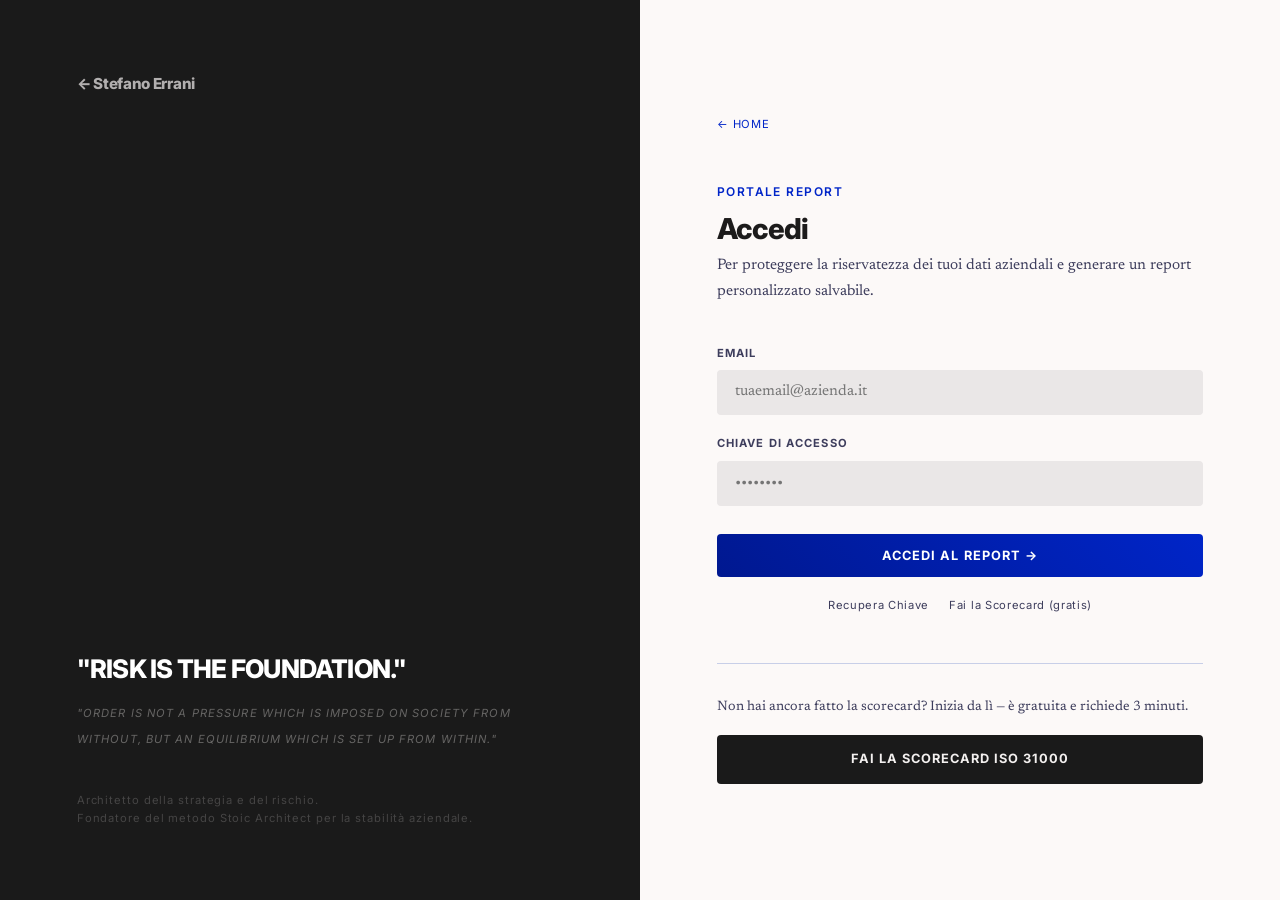
<file: login.html>
<!DOCTYPE html>
<html lang="it">
<head>
  <meta charset="UTF-8">
  <meta name="viewport" content="width=device-width, initial-scale=1.0">
  <title>Accedi | Stefano Errani Risk Manager</title>
  <meta name="description" content="Accedi per visualizzare il tuo Risk Landscape Report e calcolare la temperatura del rischio della tua azienda.">
  <link rel="stylesheet" href="style.css">
</head>
<body>

<div class="login-page">

  <!-- ── LATO SINISTRO ─────────────────────────────── -->
  <div class="login-left">
    <a href="index.html" class="nav-logo" style="color:rgba(243,240,239,0.7);">← Stefano Errani</a>

    <div class="login-quote">
      <blockquote>"RISK IS THE FOUNDATION."</blockquote>
      <cite>"Order is not a pressure which is imposed on society from without, but an equilibrium which is set up from within."</cite>
    </div>

    <div style="font-family:var(--font-label); font-size:0.7rem; color:rgba(243,240,239,0.2); letter-spacing:0.08em;">
      Architetto della strategia e del rischio.<br>
      Fondatore del metodo Stoic Architect per la stabilità aziendale.
    </div>
  </div>

  <!-- ── LATO DESTRO ──────────────────────────────── -->
  <div class="login-right">
    <a href="index.html" style="font-family:var(--font-label); font-size:0.7rem; color:var(--primary-mid); letter-spacing:0.08em; text-decoration:none; text-transform:uppercase; display:inline-block; margin-bottom:48px;">← Home</a>

    <div class="label" style="color:var(--primary-mid); margin-bottom:12px;">Portale Report</div>
    <h1>Accedi</h1>
    <p class="sub">Per proteggere la riservatezza dei tuoi dati aziendali e generare un report personalizzato salvabile.</p>

    <form onsubmit="handleLogin(event)">
      <div class="form-group">
        <label for="loginEmail">Email</label>
        <input type="email" id="loginEmail" placeholder="tuaemail@azienda.it" required>
      </div>
      <div class="form-group">
        <label for="loginPassword">Chiave di accesso</label>
        <input type="password" id="loginPassword" placeholder="••••••••" required>
      </div>
      <button type="submit" class="btn btn-primary" style="width:100%; justify-content:center; margin-top:8px;">
        Accedi al Report →
      </button>
    </form>

    <div class="form-links">
      <a href="#">Recupera Chiave</a>
      <a href="scorecard.html">Fai la Scorecard (gratis)</a>
    </div>

    <div style="margin-top:48px; padding-top:32px; border-top:1px solid var(--outline-var);">
      <p style="font-size:0.85rem; color:var(--on-surface-var);">Non hai ancora fatto la scorecard? Inizia da lì — è gratuita e richiede 3 minuti.</p>
      <a href="scorecard.html" class="btn btn-secondary" style="margin-top:16px; width:100%; justify-content:center;">
        Fai la Scorecard ISO 31000
      </a>
    </div>
  </div>
</div>

<script>
  function handleLogin(e) {
    e.preventDefault();
    // Dopo il login, vai alla scorecard
    window.location.href = 'scorecard.html';
  }
</script>
</body>
</html>
</file>
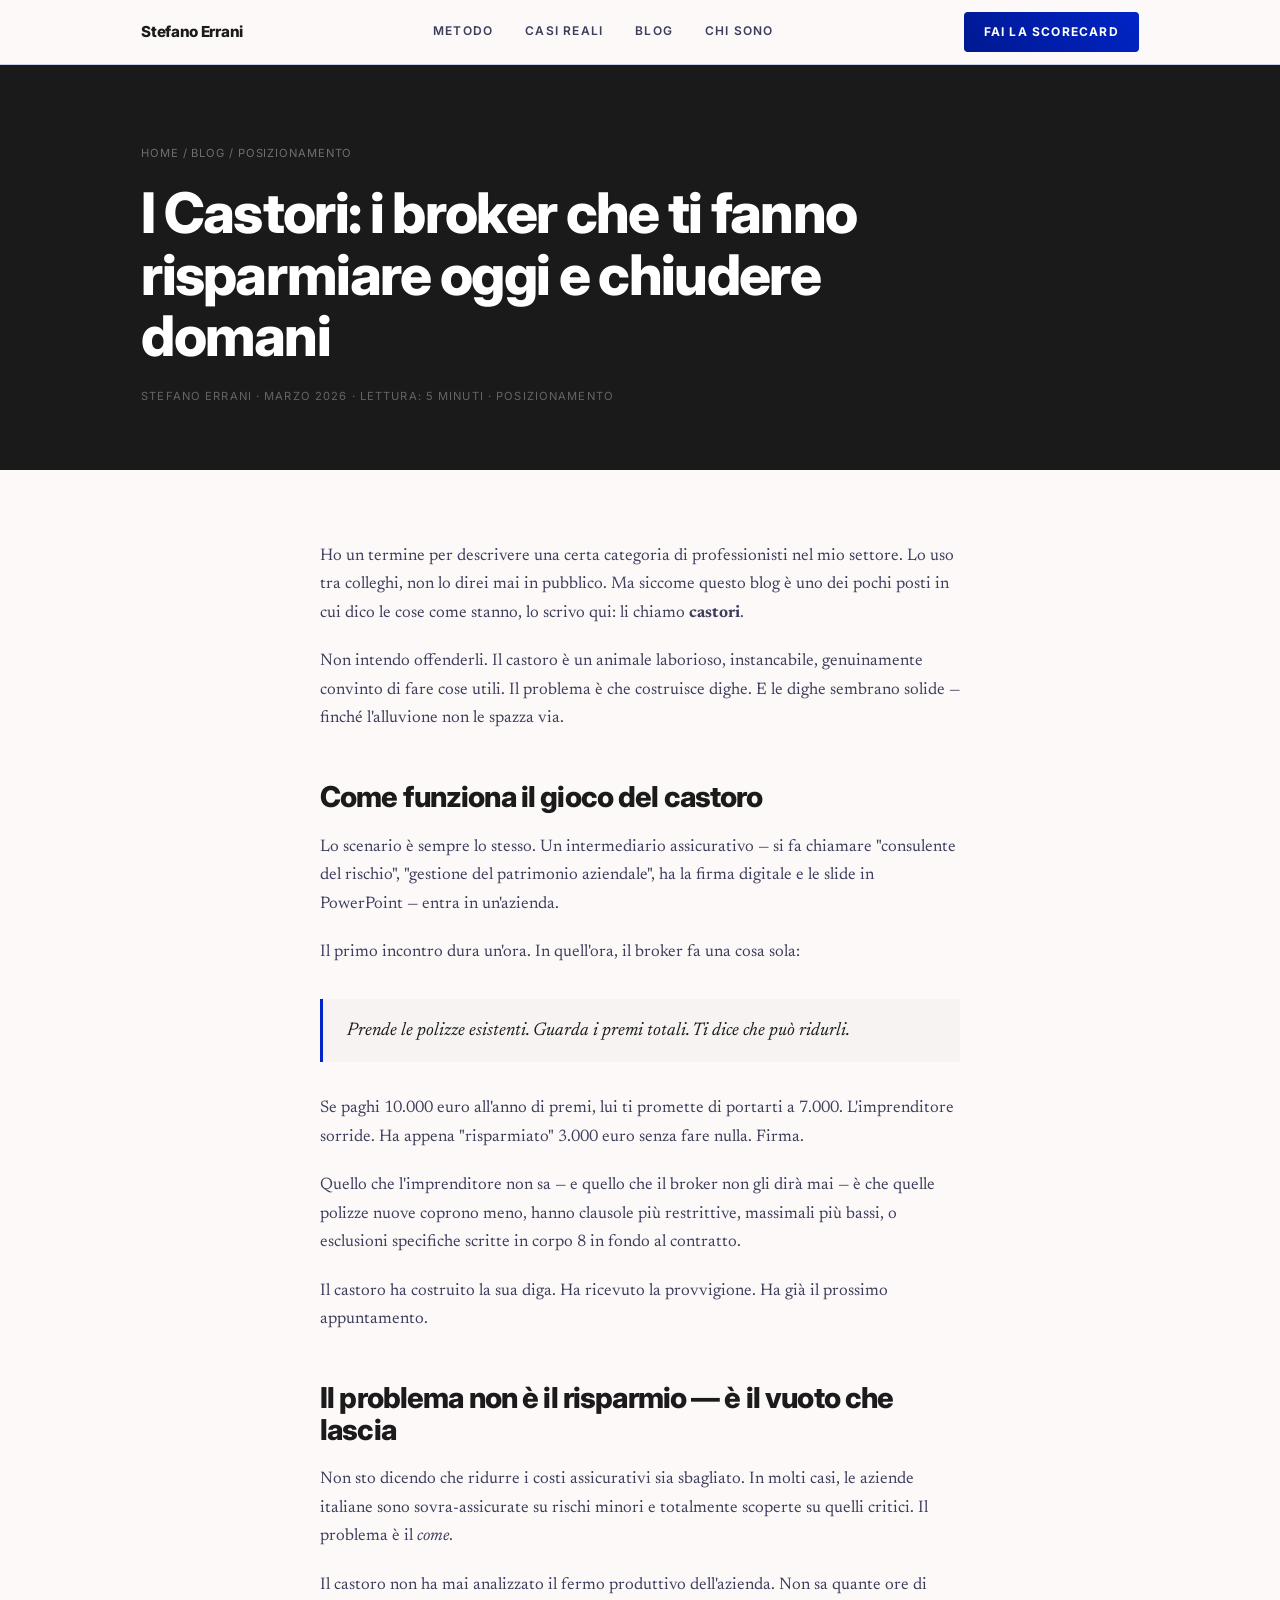
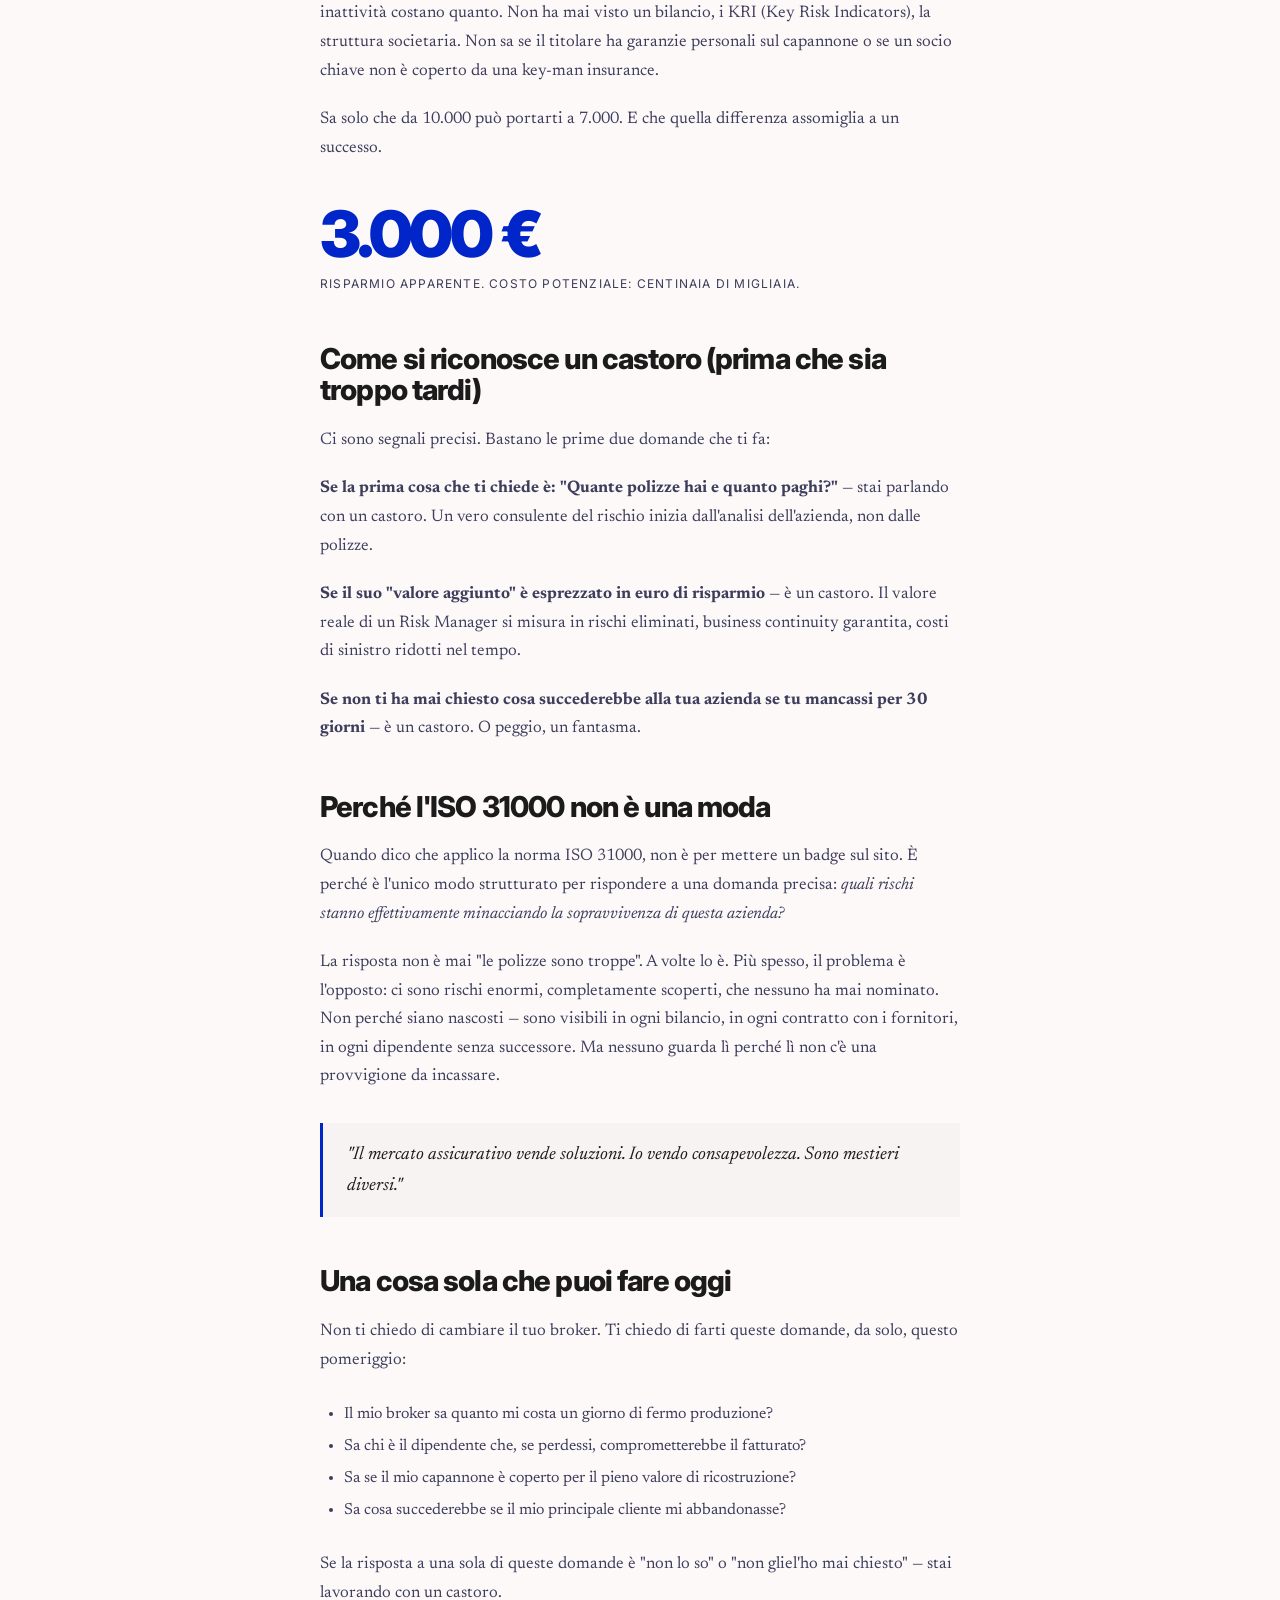
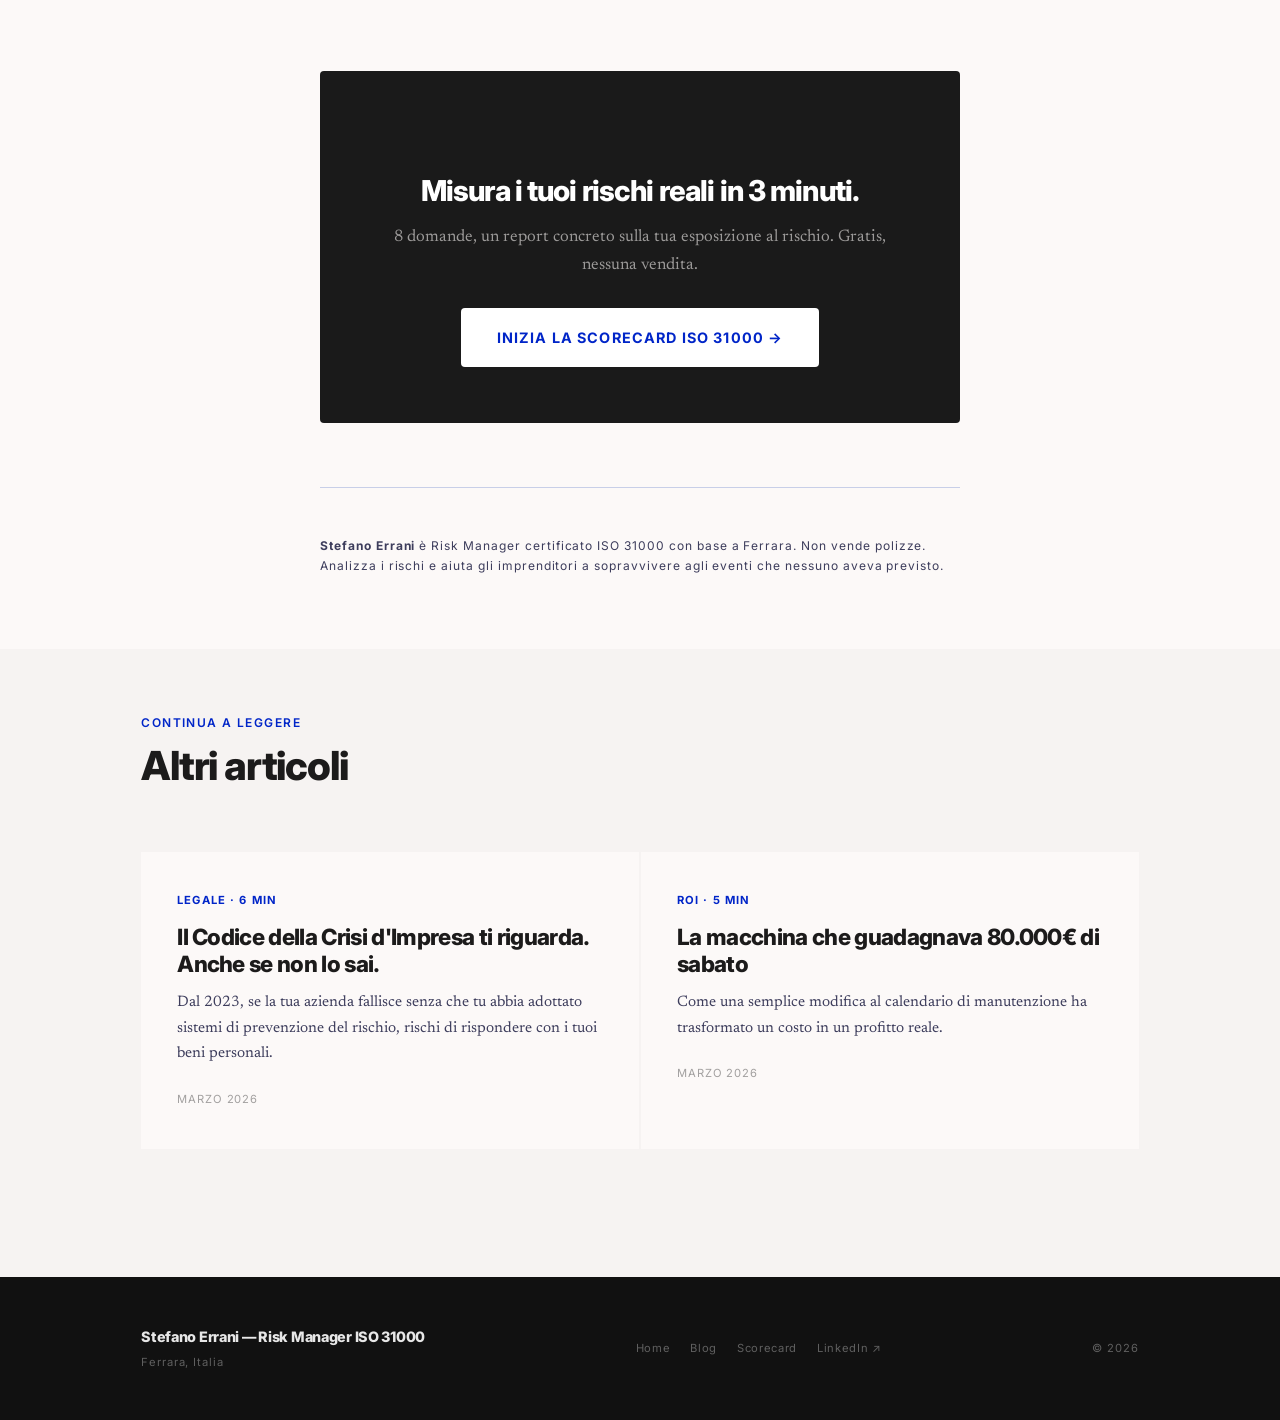
<file: post-castori.html>
<!DOCTYPE html>
<html lang="it">
<head>
  <meta charset="UTF-8">
  <meta name="viewport" content="width=device-width, initial-scale=1.0">
  <title>I Castori: i broker che ti fanno risparmiare oggi e chiudere domani | Stefano Errani</title>
  <meta name="description" content="C'è una categoria di intermediari assicurativi che si presenta come gestore del rischio. In realtà, fa un'unica cosa: abbassa il premio. Ecco perché è pericoloso.">
  <link rel="stylesheet" href="style.css">
</head>
<body>

<nav>
  <div class="container nav-inner">
    <a href="index.html" class="nav-logo">Stefano Errani</a>
    <ul class="nav-links">
      <li><a href="index.html#process">Metodo</a></li>
      <li><a href="index.html#cases">Casi Reali</a></li>
      <li><a href="blog.html">Blog</a></li>
      <li><a href="index.html#about">Chi Sono</a></li>
    </ul>
    <a href="scorecard.html" class="nav-cta">Fai la Scorecard</a>
  </div>
</nav>

<div class="article-header">
  <div class="container">
    <div class="breadcrumb">
      <a href="index.html">Home</a> /
      <a href="blog.html">Blog</a> /
      Posizionamento
    </div>
    <h1>I Castori: i broker che ti fanno risparmiare oggi e chiudere domani</h1>
    <div class="article-meta">Stefano Errani · Marzo 2026 · Lettura: 5 minuti · Posizionamento</div>
  </div>
</div>

<div class="article-body">

  <p>Ho un termine per descrivere una certa categoria di professionisti nel mio settore. Lo uso tra colleghi, non lo direi mai in pubblico. Ma siccome questo blog è uno dei pochi posti in cui dico le cose come stanno, lo scrivo qui: li chiamo <strong>castori</strong>.</p>

  <p>Non intendo offenderli. Il castoro è un animale laborioso, instancabile, genuinamente convinto di fare cose utili. Il problema è che costruisce dighe. E le dighe sembrano solide — finché l'alluvione non le spazza via.</p>

  <h2>Come funziona il gioco del castoro</h2>

  <p>Lo scenario è sempre lo stesso. Un intermediario assicurativo — si fa chiamare "consulente del rischio", "gestione del patrimonio aziendale", ha la firma digitale e le slide in PowerPoint — entra in un'azienda.</p>

  <p>Il primo incontro dura un'ora. In quell'ora, il broker fa una cosa sola:</p>

  <blockquote>
    <p>Prende le polizze esistenti. Guarda i premi totali. Ti dice che può ridurli.</p>
  </blockquote>

  <p>Se paghi 10.000 euro all'anno di premi, lui ti promette di portarti a 7.000. L'imprenditore sorride. Ha appena "risparmiato" 3.000 euro senza fare nulla. Firma.</p>

  <p>Quello che l'imprenditore non sa — e quello che il broker non gli dirà mai — è che quelle polizze nuove coprono meno, hanno clausole più restrittive, massimali più bassi, o esclusioni specifiche scritte in corpo 8 in fondo al contratto.</p>

  <p>Il castoro ha costruito la sua diga. Ha ricevuto la provvigione. Ha già il prossimo appuntamento.</p>

  <h2>Il problema non è il risparmio — è il vuoto che lascia</h2>

  <p>Non sto dicendo che ridurre i costi assicurativi sia sbagliato. In molti casi, le aziende italiane sono sovra-assicurate su rischi minori e totalmente scoperte su quelli critici. Il problema è il <em>come</em>.</p>

  <p>Il castoro non ha mai analizzato il fermo produttivo dell'azienda. Non sa quante ore di inattività costano quanto. Non ha mai visto un bilancio, i KRI (Key Risk Indicators), la struttura societaria. Non sa se il titolare ha garanzie personali sul capannone o se un socio chiave non è coperto da una key-man insurance.</p>

  <p>Sa solo che da 10.000 può portarti a 7.000. E che quella differenza assomiglia a un successo.</p>

  <div class="article-number">3.000 €</div>
  <p style="font-family:var(--font-label); font-size:0.75rem; color:var(--on-surface-var); letter-spacing:0.1em; text-transform:uppercase;">Risparmio apparente. Costo potenziale: centinaia di migliaia.</p>

  <h2>Come si riconosce un castoro (prima che sia troppo tardi)</h2>

  <p>Ci sono segnali precisi. Bastano le prime due domande che ti fa:</p>

  <p><strong>Se la prima cosa che ti chiede è: "Quante polizze hai e quanto paghi?"</strong> — stai parlando con un castoro. Un vero consulente del rischio inizia dall'analisi dell'azienda, non dalle polizze.</p>

  <p><strong>Se il suo "valore aggiunto" è esprezzato in euro di risparmio</strong> — è un castoro. Il valore reale di un Risk Manager si misura in rischi eliminati, business continuity garantita, costi di sinistro ridotti nel tempo.</p>

  <p><strong>Se non ti ha mai chiesto cosa succederebbe alla tua azienda se tu mancassi per 30 giorni</strong> — è un castoro. O peggio, un fantasma.</p>

  <h2>Perché l'ISO 31000 non è una moda</h2>

  <p>Quando dico che applico la norma ISO 31000, non è per mettere un badge sul sito. È perché è l'unico modo strutturato per rispondere a una domanda precisa: <em>quali rischi stanno effettivamente minacciando la sopravvivenza di questa azienda?</em></p>

  <p>La risposta non è mai "le polizze sono troppe". A volte lo è. Più spesso, il problema è l'opposto: ci sono rischi enormi, completamente scoperti, che nessuno ha mai nominato. Non perché siano nascosti — sono visibili in ogni bilancio, in ogni contratto con i fornitori, in ogni dipendente senza successore. Ma nessuno guarda lì perché lì non c'è una provvigione da incassare.</p>

  <blockquote>
    <p>"Il mercato assicurativo vende soluzioni. Io vendo consapevolezza. Sono mestieri diversi."</p>
  </blockquote>

  <h2>Una cosa sola che puoi fare oggi</h2>

  <p>Non ti chiedo di cambiare il tuo broker. Ti chiedo di farti queste domande, da solo, questo pomeriggio:</p>

  <ul style="margin:24px 0; padding-left:24px; line-height:2; color:var(--on-surface-var);">
    <li>Il mio broker sa quanto mi costa un giorno di fermo produzione?</li>
    <li>Sa chi è il dipendente che, se perdessi, comprometterebbe il fatturato?</li>
    <li>Sa se il mio capannone è coperto per il pieno valore di ricostruzione?</li>
    <li>Sa cosa succederebbe se il mio principale cliente mi abbandonasse?</li>
  </ul>

  <p>Se la risposta a una sola di queste domande è "non lo so" o "non gliel'ho mai chiesto" — stai lavorando con un castoro.</p>

  <div class="article-cta">
    <h2>Misura i tuoi rischi reali in 3 minuti.</h2>
    <p>8 domande, un report concreto sulla tua esposizione al rischio. Gratis, nessuna vendita.</p>
    <a href="scorecard.html" class="btn btn-white btn-large">Inizia la Scorecard ISO 31000 →</a>
  </div>

  <hr style="border:none; border-top:1px solid var(--outline-var); margin:48px 0;">
  <p style="font-family:var(--font-label); font-size:0.75rem; color:var(--on-surface-var); letter-spacing:0.08em;">
    <strong>Stefano Errani</strong> è Risk Manager certificato ISO 31000 con base a Ferrara. Non vende polizze. Analizza i rischi e aiuta gli imprenditori a sopravvivere agli eventi che nessuno aveva previsto.
  </p>
</div>

<section style="background:var(--surface-low); padding:64px 0;">
  <div class="container">
    <div class="label" style="color:var(--primary-mid); margin-bottom:12px;">Continua a leggere</div>
    <h2 style="margin-bottom:32px;">Altri articoli</h2>
    <div class="blog-grid" style="grid-template-columns: repeat(2, 1fr);">
      <a href="post-codice-crisi.html" class="blog-card">
        <div class="blog-card-tag">Legale · 6 min</div>
        <h2>Il Codice della Crisi d'Impresa ti riguarda. Anche se non lo sai.</h2>
        <p>Dal 2023, se la tua azienda fallisce senza che tu abbia adottato sistemi di prevenzione del rischio, rischi di rispondere con i tuoi beni personali.</p>
        <div class="blog-card-meta">Marzo 2026</div>
      </a>
      <a href="post-cuscinetti.html" class="blog-card">
        <div class="blog-card-tag">ROI · 5 min</div>
        <h2>La macchina che guadagnava 80.000€ di sabato</h2>
        <p>Come una semplice modifica al calendario di manutenzione ha trasformato un costo in un profitto reale.</p>
        <div class="blog-card-meta">Marzo 2026</div>
      </a>
    </div>
  </div>
</section>

<footer>
  <div class="container">
    <div class="footer-inner">
      <div>
        <div class="logo">Stefano Errani — Risk Manager ISO 31000</div>
        <div class="meta" style="margin-top:6px;">Ferrara, Italia</div>
      </div>
      <ul class="footer-links">
        <li><a href="index.html">Home</a></li>
        <li><a href="blog.html">Blog</a></li>
        <li><a href="scorecard.html">Scorecard</a></li>
        <li><a href="https://linkedin.com/in/stefanoerrani" target="_blank" rel="noopener">LinkedIn ↗</a></li>
      </ul>
      <div class="meta">© 2026</div>
    </div>
  </div>
</footer>

<script src="main.js"></script>
</body>
</html>
</file>
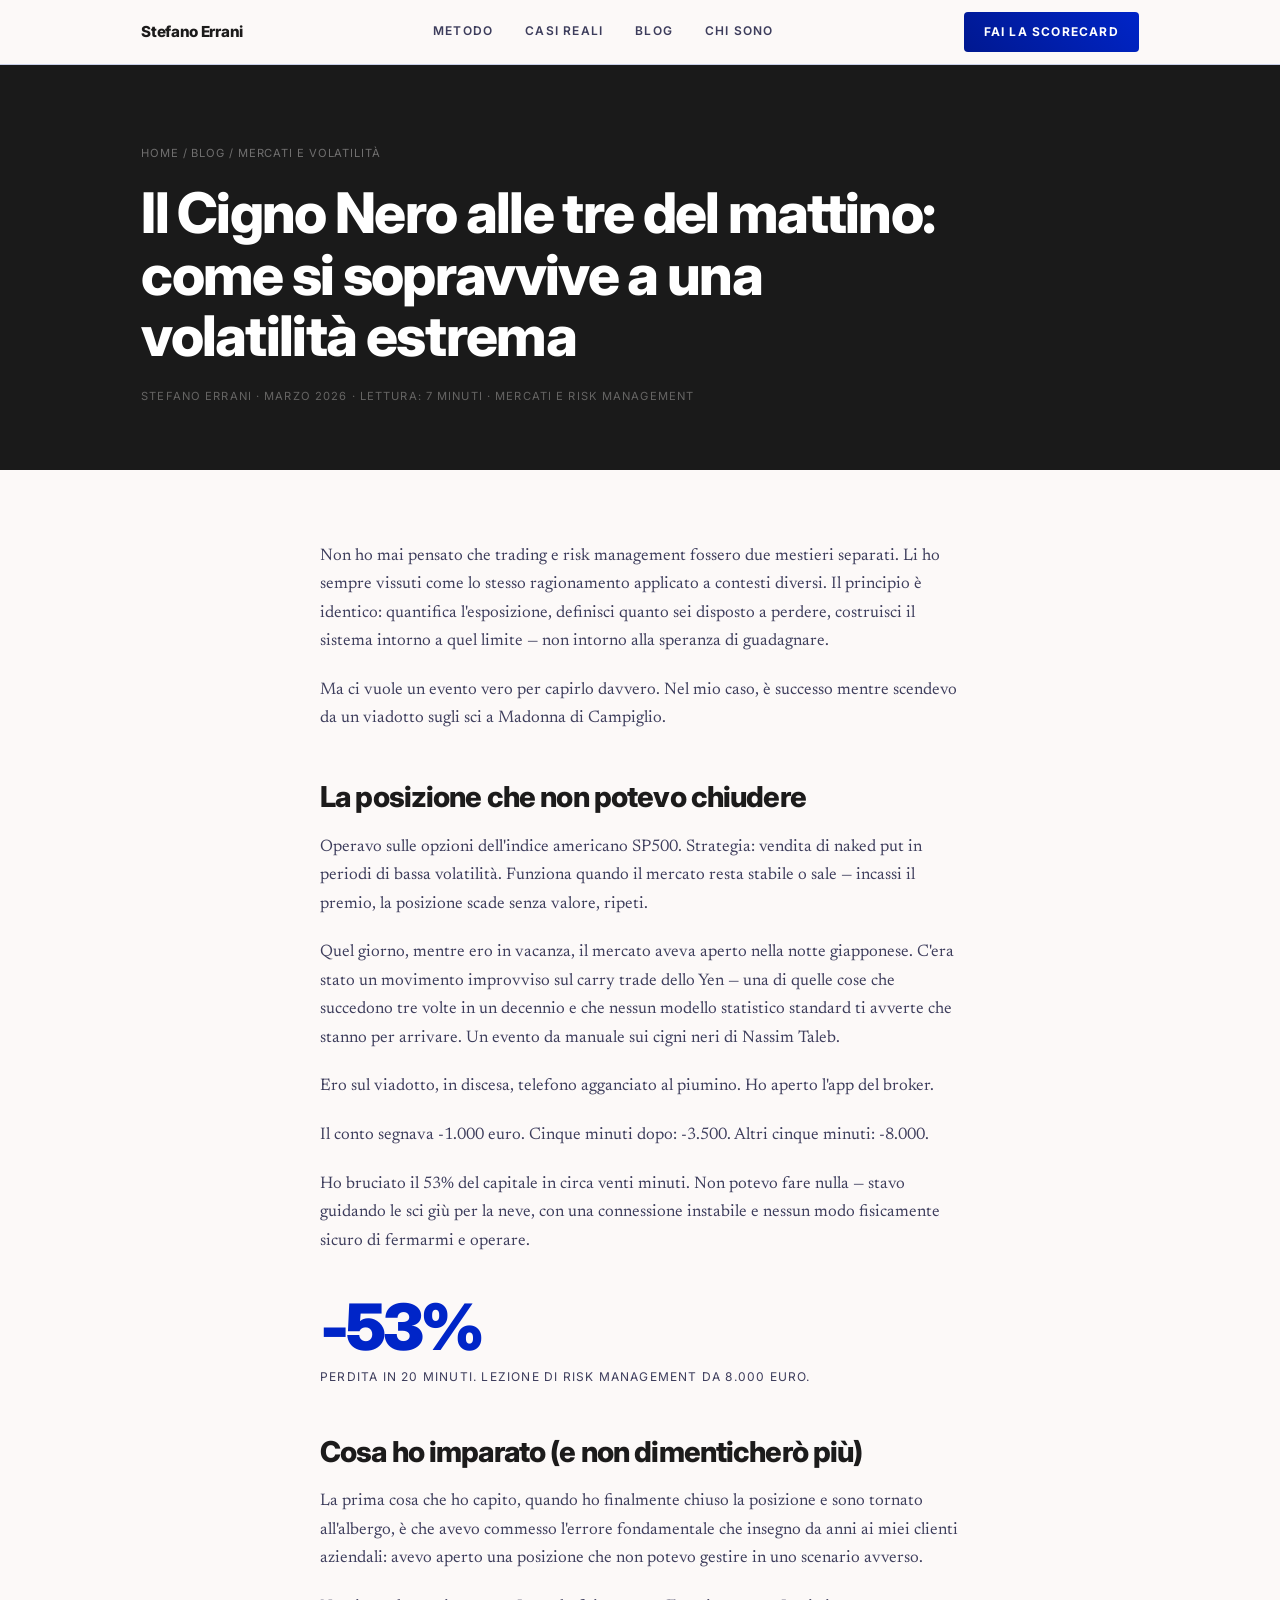
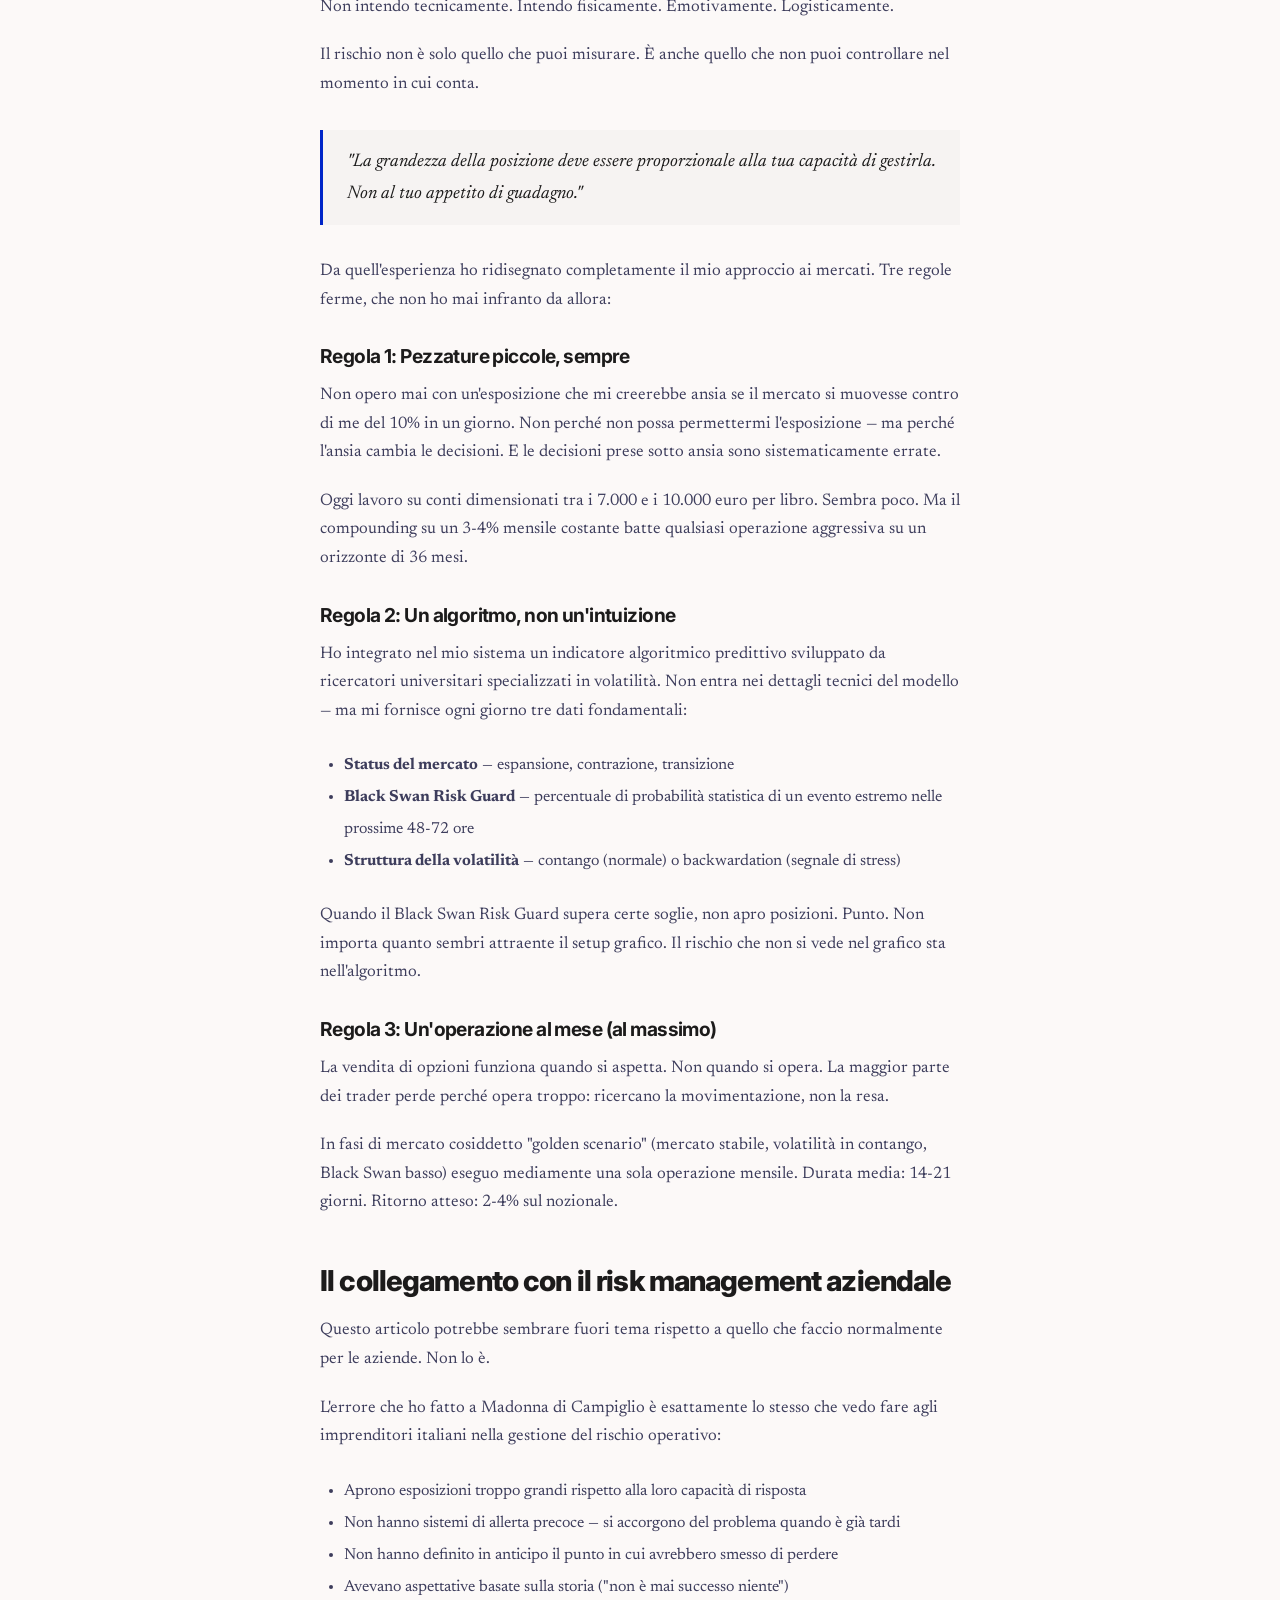
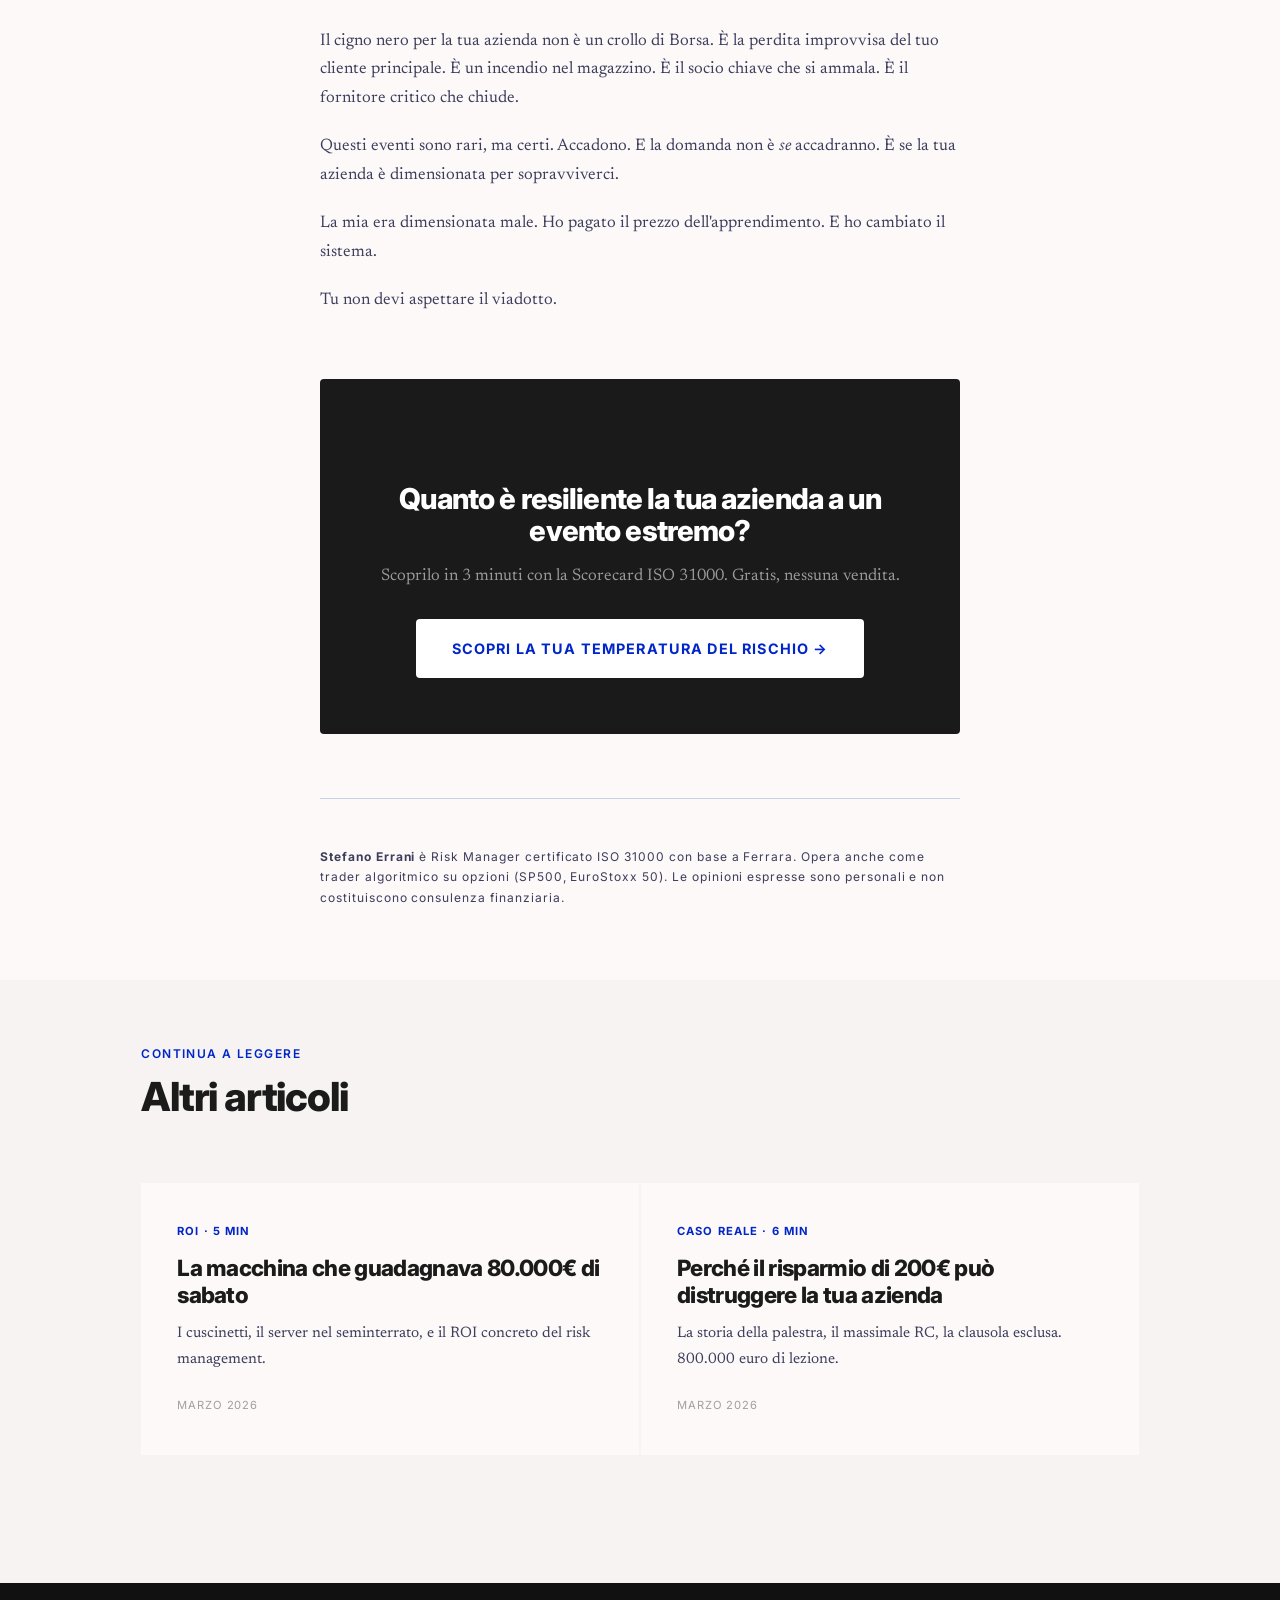
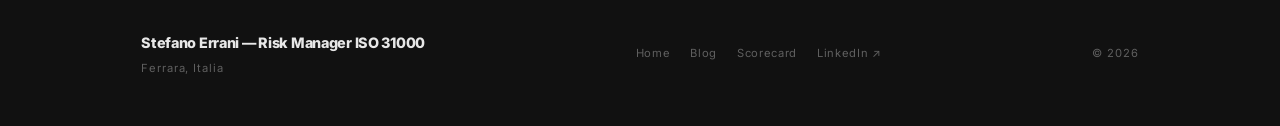
<file: post-cigno-nero.html>
<!DOCTYPE html>
<html lang="it">
<head>
  <meta charset="UTF-8">
  <meta name="viewport" content="width=device-width, initial-scale=1.0">
  <title>Il Cigno Nero alle tre del mattino | Stefano Errani</title>
  <meta name="description" content="Quello che ho imparato perdendo metà del conto mentre scendevo da un viadotto a Madonna di Campiglio. Il risk management applicato ai mercati finanziari.">
  <link rel="stylesheet" href="style.css">
</head>
<body>

<nav>
  <div class="container nav-inner">
    <a href="index.html" class="nav-logo">Stefano Errani</a>
    <ul class="nav-links">
      <li><a href="index.html#process">Metodo</a></li>
      <li><a href="index.html#cases">Casi Reali</a></li>
      <li><a href="blog.html">Blog</a></li>
      <li><a href="index.html#about">Chi Sono</a></li>
    </ul>
    <a href="scorecard.html" class="nav-cta">Fai la Scorecard</a>
  </div>
</nav>

<div class="article-header">
  <div class="container">
    <div class="breadcrumb">
      <a href="index.html">Home</a> /
      <a href="blog.html">Blog</a> /
      Mercati e Volatilità
    </div>
    <h1>Il Cigno Nero alle tre del mattino: come si sopravvive a una volatilità estrema</h1>
    <div class="article-meta">Stefano Errani · Marzo 2026 · Lettura: 7 minuti · Mercati e Risk Management</div>
  </div>
</div>

<div class="article-body">

  <p>Non ho mai pensato che trading e risk management fossero due mestieri separati. Li ho sempre vissuti come lo stesso ragionamento applicato a contesti diversi. Il principio è identico: quantifica l'esposizione, definisci quanto sei disposto a perdere, costruisci il sistema intorno a quel limite — non intorno alla speranza di guadagnare.</p>

  <p>Ma ci vuole un evento vero per capirlo davvero. Nel mio caso, è successo mentre scendevo da un viadotto sugli sci a Madonna di Campiglio.</p>

  <h2>La posizione che non potevo chiudere</h2>

  <p>Operavo sulle opzioni dell'indice americano SP500. Strategia: vendita di naked put in periodi di bassa volatilità. Funziona quando il mercato resta stabile o sale — incassi il premio, la posizione scade senza valore, ripeti.</p>

  <p>Quel giorno, mentre ero in vacanza, il mercato aveva aperto nella notte giapponese. C'era stato un movimento improvviso sul carry trade dello Yen — una di quelle cose che succedono tre volte in un decennio e che nessun modello statistico standard ti avverte che stanno per arrivare. Un evento da manuale sui cigni neri di Nassim Taleb.</p>

  <p>Ero sul viadotto, in discesa, telefono agganciato al piumino. Ho aperto l'app del broker.</p>

  <p>Il conto segnava -1.000 euro. Cinque minuti dopo: -3.500. Altri cinque minuti: -8.000.</p>

  <p>Ho bruciato il 53% del capitale in circa venti minuti. Non potevo fare nulla — stavo guidando le sci giù per la neve, con una connessione instabile e nessun modo fisicamente sicuro di fermarmi e operare.</p>

  <div class="article-number">-53%</div>
  <p style="font-family:var(--font-label); font-size:0.75rem; color:var(--on-surface-var); letter-spacing:0.1em; text-transform:uppercase;">Perdita in 20 minuti. Lezione di risk management da 8.000 euro.</p>

  <h2>Cosa ho imparato (e non dimenticherò più)</h2>

  <p>La prima cosa che ho capito, quando ho finalmente chiuso la posizione e sono tornato all'albergo, è che avevo commesso l'errore fondamentale che insegno da anni ai miei clienti aziendali: avevo aperto una posizione che non potevo gestire in uno scenario avverso.</p>

  <p>Non intendo tecnicamente. Intendo fisicamente. Emotivamente. Logisticamente.</p>

  <p>Il rischio non è solo quello che puoi misurare. È anche quello che non puoi controllare nel momento in cui conta.</p>

  <blockquote>
    <p>"La grandezza della posizione deve essere proporzionale alla tua capacità di gestirla. Non al tuo appetito di guadagno."</p>
  </blockquote>

  <p>Da quell'esperienza ho ridisegnato completamente il mio approccio ai mercati. Tre regole ferme, che non ho mai infranto da allora:</p>

  <h3>Regola 1: Pezzature piccole, sempre</h3>

  <p>Non opero mai con un'esposizione che mi creerebbe ansia se il mercato si muovesse contro di me del 10% in un giorno. Non perché non possa permettermi l'esposizione — ma perché l'ansia cambia le decisioni. E le decisioni prese sotto ansia sono sistematicamente errate.</p>

  <p>Oggi lavoro su conti dimensionati tra i 7.000 e i 10.000 euro per libro. Sembra poco. Ma il compounding su un 3-4% mensile costante batte qualsiasi operazione aggressiva su un orizzonte di 36 mesi.</p>

  <h3>Regola 2: Un algoritmo, non un'intuizione</h3>

  <p>Ho integrato nel mio sistema un indicatore algoritmico predittivo sviluppato da ricercatori universitari specializzati in volatilità. Non entra nei dettagli tecnici del modello — ma mi fornisce ogni giorno tre dati fondamentali:</p>

  <ul style="margin:24px 0; padding-left:24px; line-height:2; color:var(--on-surface-var);">
    <li><strong>Status del mercato</strong> — espansione, contrazione, transizione</li>
    <li><strong>Black Swan Risk Guard</strong> — percentuale di probabilità statistica di un evento estremo nelle prossime 48-72 ore</li>
    <li><strong>Struttura della volatilità</strong> — contango (normale) o backwardation (segnale di stress)</li>
  </ul>

  <p>Quando il Black Swan Risk Guard supera certe soglie, non apro posizioni. Punto. Non importa quanto sembri attraente il setup grafico. Il rischio che non si vede nel grafico sta nell'algoritmo.</p>

  <h3>Regola 3: Un'operazione al mese (al massimo)</h3>

  <p>La vendita di opzioni funziona quando si aspetta. Non quando si opera. La maggior parte dei trader perde perché opera troppo: ricercano la movimentazione, non la resa.</p>

  <p>In fasi di mercato cosiddetto "golden scenario" (mercato stabile, volatilità in contango, Black Swan basso) eseguo mediamente una sola operazione mensile. Durata media: 14-21 giorni. Ritorno atteso: 2-4% sul nozionale.</p>

  <h2>Il collegamento con il risk management aziendale</h2>

  <p>Questo articolo potrebbe sembrare fuori tema rispetto a quello che faccio normalmente per le aziende. Non lo è.</p>

  <p>L'errore che ho fatto a Madonna di Campiglio è esattamente lo stesso che vedo fare agli imprenditori italiani nella gestione del rischio operativo:</p>

  <ul style="margin:24px 0; padding-left:24px; line-height:2; color:var(--on-surface-var);">
    <li>Aprono esposizioni troppo grandi rispetto alla loro capacità di risposta</li>
    <li>Non hanno sistemi di allerta precoce — si accorgono del problema quando è già tardi</li>
    <li>Non hanno definito in anticipo il punto in cui avrebbero smesso di perdere</li>
    <li>Avevano aspettative basate sulla storia ("non è mai successo niente")</li>
  </ul>

  <p>Il cigno nero per la tua azienda non è un crollo di Borsa. È la perdita improvvisa del tuo cliente principale. È un incendio nel magazzino. È il socio chiave che si ammala. È il fornitore critico che chiude.</p>

  <p>Questi eventi sono rari, ma certi. Accadono. E la domanda non è <em>se</em> accadranno. È se la tua azienda è dimensionata per sopravviverci.</p>

  <p>La mia era dimensionata male. Ho pagato il prezzo dell'apprendimento. E ho cambiato il sistema.</p>

  <p>Tu non devi aspettare il viadotto.</p>

  <div class="article-cta">
    <h2>Quanto è resiliente la tua azienda a un evento estremo?</h2>
    <p>Scoprilo in 3 minuti con la Scorecard ISO 31000. Gratis, nessuna vendita.</p>
    <a href="scorecard.html" class="btn btn-white btn-large">Scopri la tua Temperatura del Rischio →</a>
  </div>

  <hr style="border:none; border-top:1px solid var(--outline-var); margin:48px 0;">
  <p style="font-family:var(--font-label); font-size:0.75rem; color:var(--on-surface-var); letter-spacing:0.08em;">
    <strong>Stefano Errani</strong> è Risk Manager certificato ISO 31000 con base a Ferrara. Opera anche come trader algoritmico su opzioni (SP500, EuroStoxx 50). Le opinioni espresse sono personali e non costituiscono consulenza finanziaria.
  </p>
</div>

<section style="background:var(--surface-low); padding:64px 0;">
  <div class="container">
    <div class="label" style="color:var(--primary-mid); margin-bottom:12px;">Continua a leggere</div>
    <h2 style="margin-bottom:32px;">Altri articoli</h2>
    <div class="blog-grid" style="grid-template-columns: repeat(2, 1fr);">
      <a href="post-cuscinetti.html" class="blog-card">
        <div class="blog-card-tag">ROI · 5 min</div>
        <h2>La macchina che guadagnava 80.000€ di sabato</h2>
        <p>I cuscinetti, il server nel seminterrato, e il ROI concreto del risk management.</p>
        <div class="blog-card-meta">Marzo 2026</div>
      </a>
      <a href="articolo.html" class="blog-card">
        <div class="blog-card-tag">Caso Reale · 6 min</div>
        <h2>Perché il risparmio di 200€ può distruggere la tua azienda</h2>
        <p>La storia della palestra, il massimale RC, la clausola esclusa. 800.000 euro di lezione.</p>
        <div class="blog-card-meta">Marzo 2026</div>
      </a>
    </div>
  </div>
</section>

<footer>
  <div class="container">
    <div class="footer-inner">
      <div>
        <div class="logo">Stefano Errani — Risk Manager ISO 31000</div>
        <div class="meta" style="margin-top:6px;">Ferrara, Italia</div>
      </div>
      <ul class="footer-links">
        <li><a href="index.html">Home</a></li>
        <li><a href="blog.html">Blog</a></li>
        <li><a href="scorecard.html">Scorecard</a></li>
        <li><a href="https://linkedin.com/in/stefanoerrani" target="_blank" rel="noopener">LinkedIn ↗</a></li>
      </ul>
      <div class="meta">© 2026</div>
    </div>
  </div>
</footer>

<script src="main.js"></script>
</body>
</html>
</file>
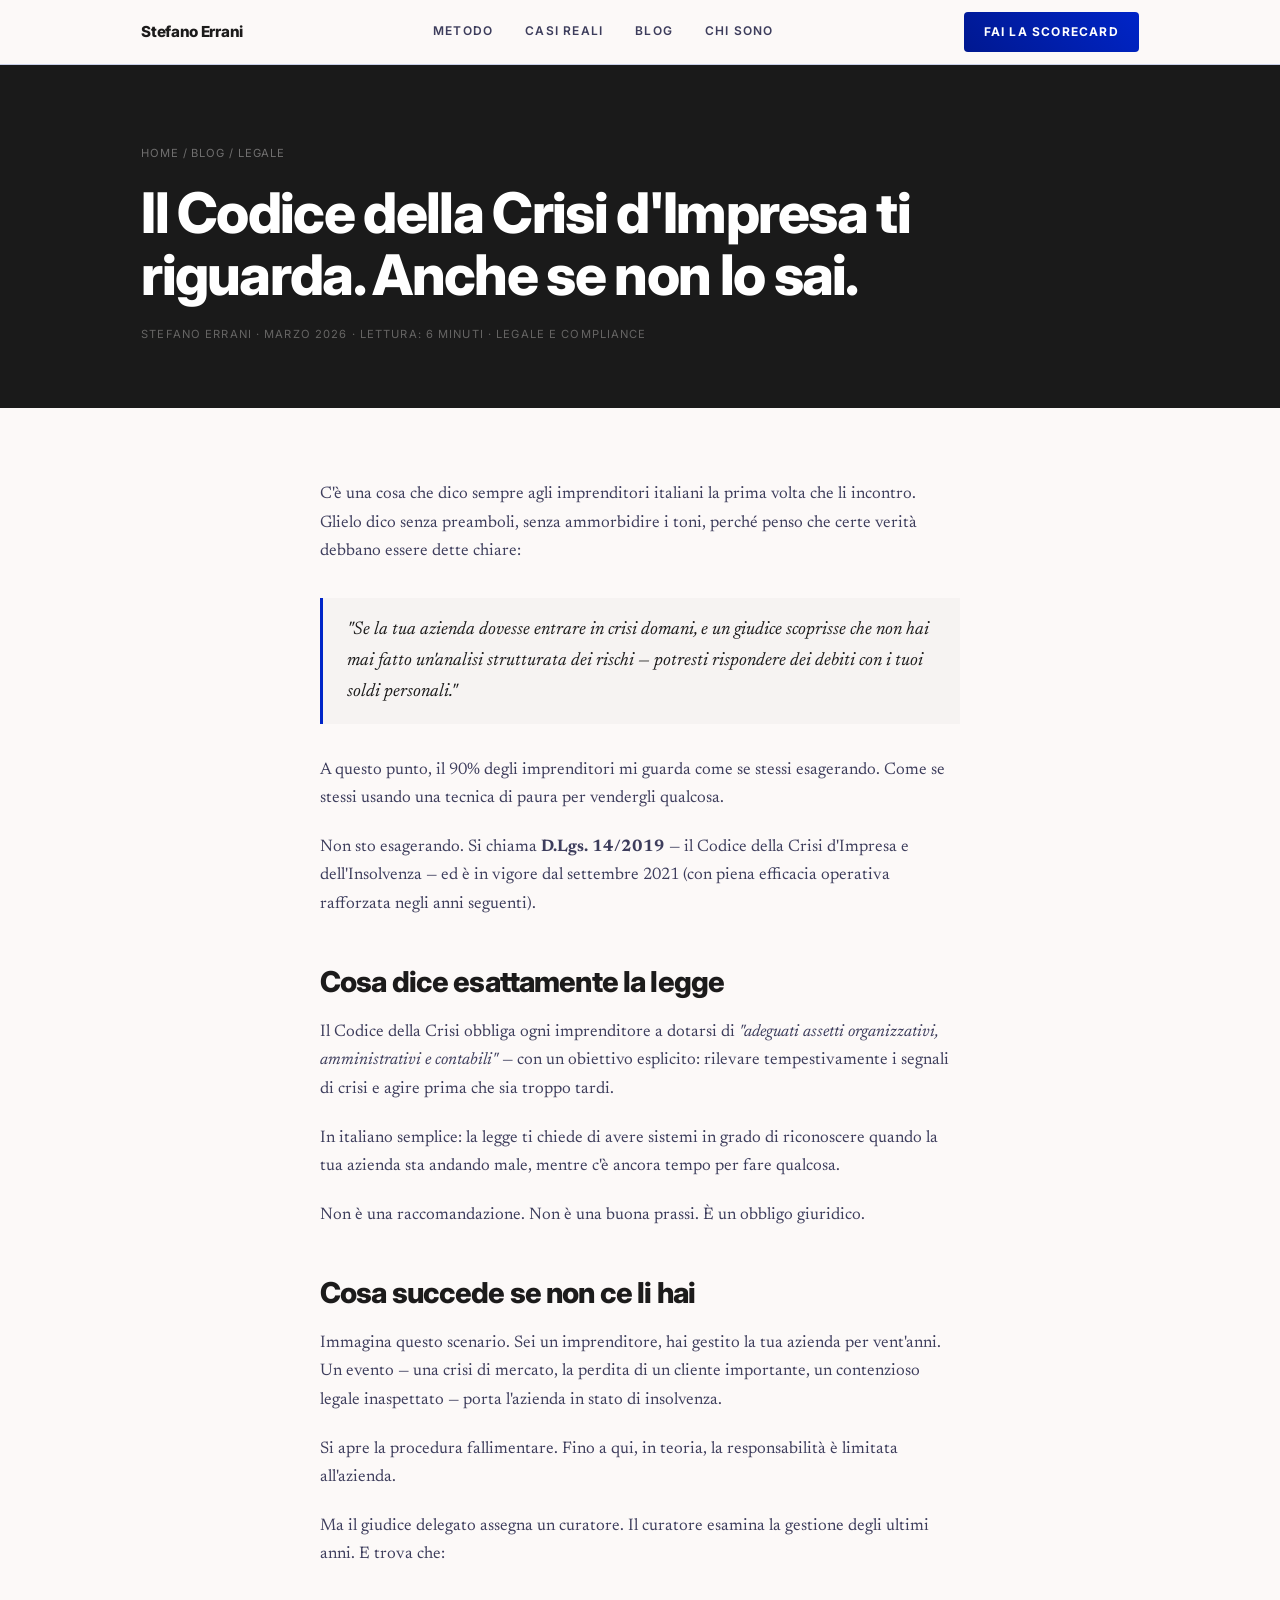
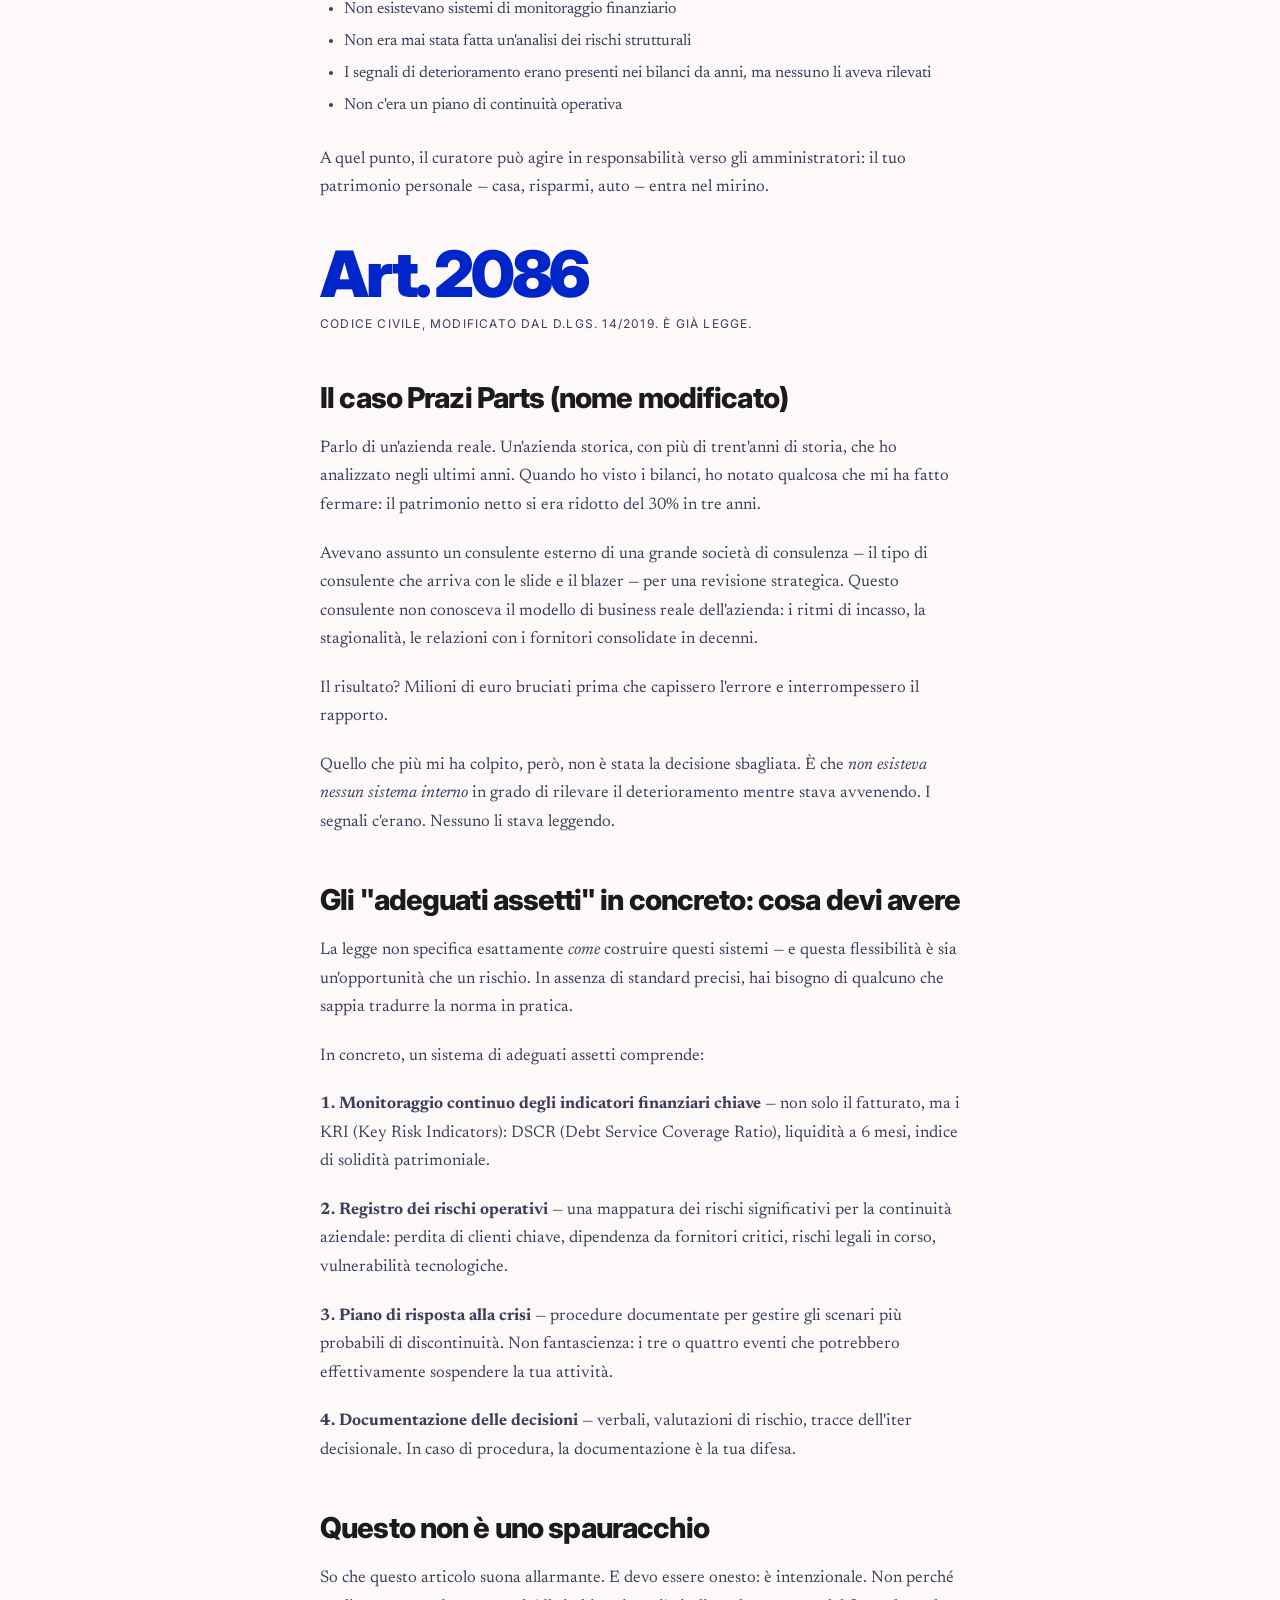
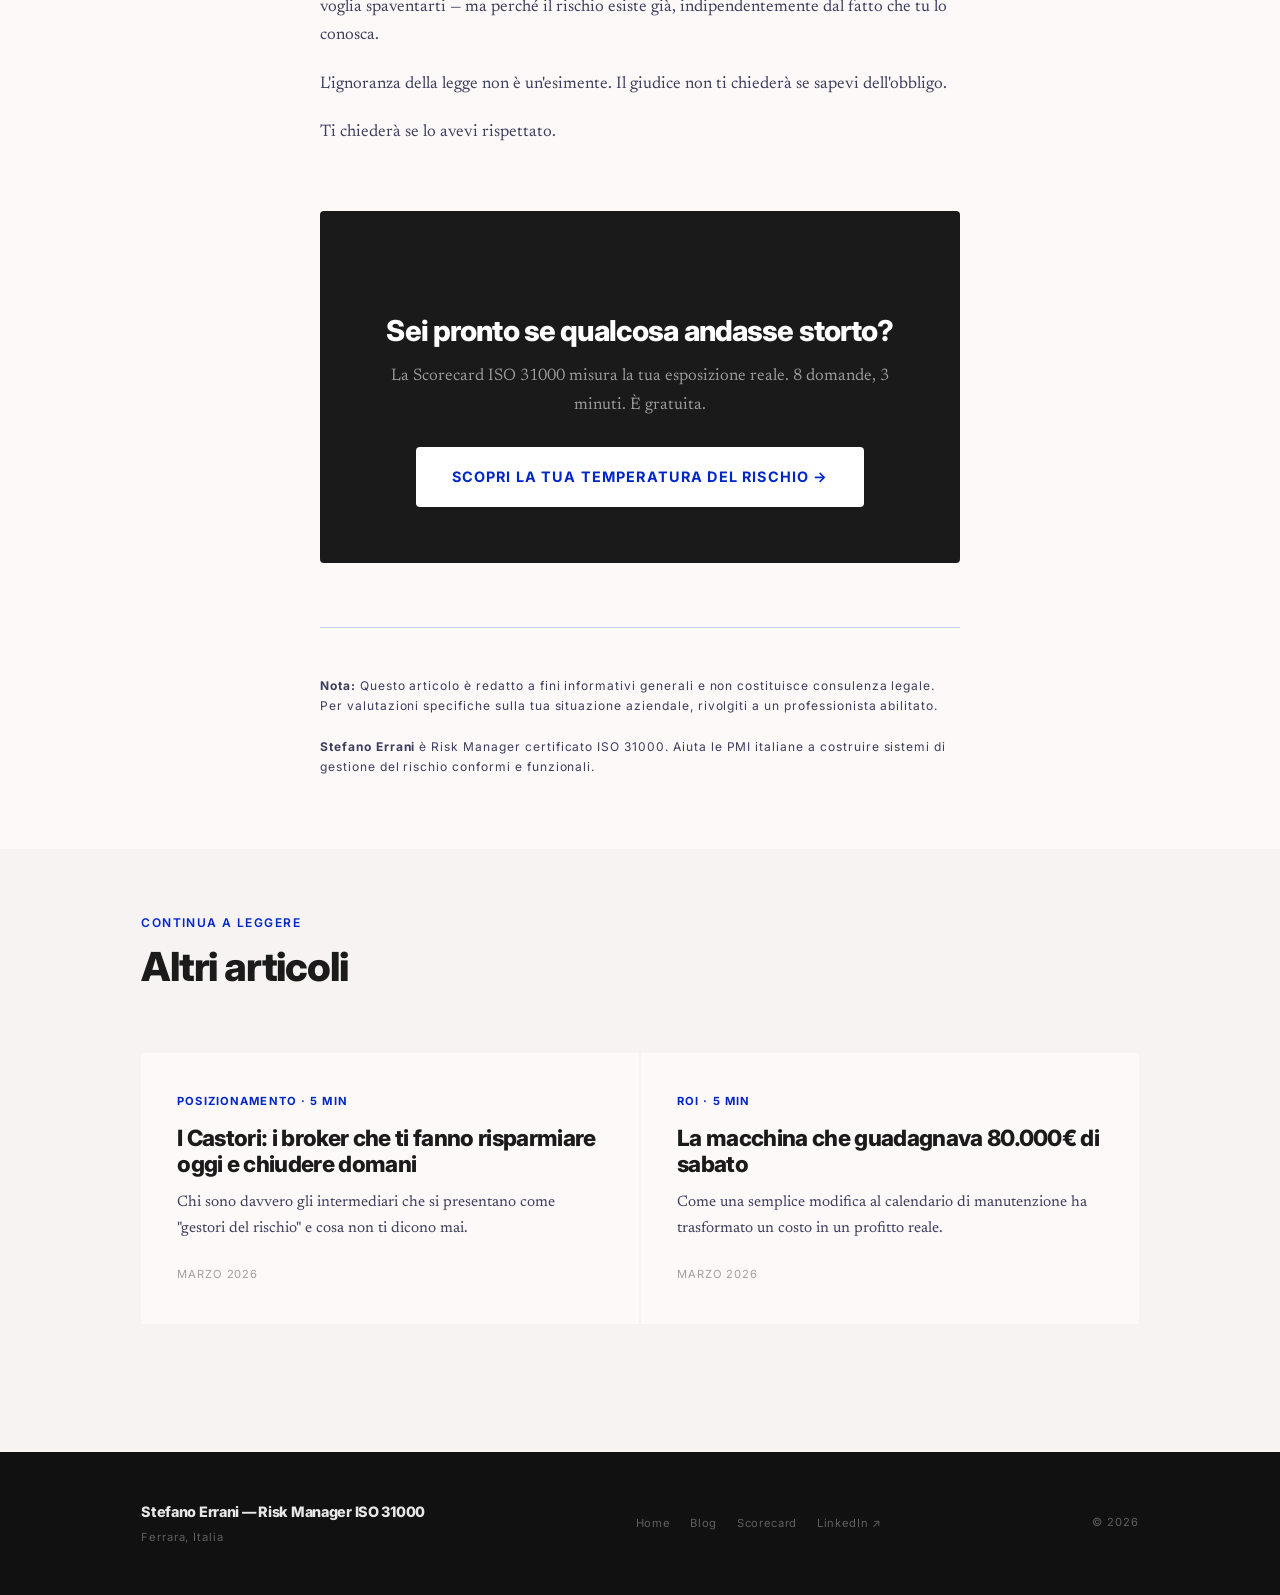
<file: post-codice-crisi.html>
<!DOCTYPE html>
<html lang="it">
<head>
  <meta charset="UTF-8">
  <meta name="viewport" content="width=device-width, initial-scale=1.0">
  <title>Il Codice della Crisi d'Impresa ti riguarda. Anche se non lo sai. | Stefano Errani</title>
  <meta name="description" content="Dal 2023, se la tua azienda entra in crisi e non avevi sistemi di prevenzione del rischio, rispondi con i tuoi beni personali. Ecco cosa dice davvero la legge.">
  <link rel="stylesheet" href="style.css">
</head>
<body>

<nav>
  <div class="container nav-inner">
    <a href="index.html" class="nav-logo">Stefano Errani</a>
    <ul class="nav-links">
      <li><a href="index.html#process">Metodo</a></li>
      <li><a href="index.html#cases">Casi Reali</a></li>
      <li><a href="blog.html">Blog</a></li>
      <li><a href="index.html#about">Chi Sono</a></li>
    </ul>
    <a href="scorecard.html" class="nav-cta">Fai la Scorecard</a>
  </div>
</nav>

<div class="article-header">
  <div class="container">
    <div class="breadcrumb">
      <a href="index.html">Home</a> /
      <a href="blog.html">Blog</a> /
      Legale
    </div>
    <h1>Il Codice della Crisi d'Impresa ti riguarda. Anche se non lo sai.</h1>
    <div class="article-meta">Stefano Errani · Marzo 2026 · Lettura: 6 minuti · Legale e Compliance</div>
  </div>
</div>

<div class="article-body">

  <p>C'è una cosa che dico sempre agli imprenditori italiani la prima volta che li incontro. Glielo dico senza preamboli, senza ammorbidire i toni, perché penso che certe verità debbano essere dette chiare:</p>

  <blockquote>
    <p>"Se la tua azienda dovesse entrare in crisi domani, e un giudice scoprisse che non hai mai fatto un'analisi strutturata dei rischi — potresti rispondere dei debiti con i tuoi soldi personali."</p>
  </blockquote>

  <p>A questo punto, il 90% degli imprenditori mi guarda come se stessi esagerando. Come se stessi usando una tecnica di paura per vendergli qualcosa.</p>

  <p>Non sto esagerando. Si chiama <strong>D.Lgs. 14/2019</strong> — il Codice della Crisi d'Impresa e dell'Insolvenza — ed è in vigore dal settembre 2021 (con piena efficacia operativa rafforzata negli anni seguenti).</p>

  <h2>Cosa dice esattamente la legge</h2>

  <p>Il Codice della Crisi obbliga ogni imprenditore a dotarsi di <em>"adeguati assetti organizzativi, amministrativi e contabili"</em> — con un obiettivo esplicito: rilevare tempestivamente i segnali di crisi e agire prima che sia troppo tardi.</p>

  <p>In italiano semplice: la legge ti chiede di avere sistemi in grado di riconoscere quando la tua azienda sta andando male, mentre c'è ancora tempo per fare qualcosa.</p>

  <p>Non è una raccomandazione. Non è una buona prassi. È un obbligo giuridico.</p>

  <h2>Cosa succede se non ce li hai</h2>

  <p>Immagina questo scenario. Sei un imprenditore, hai gestito la tua azienda per vent'anni. Un evento — una crisi di mercato, la perdita di un cliente importante, un contenzioso legale inaspettato — porta l'azienda in stato di insolvenza.</p>

  <p>Si apre la procedura fallimentare. Fino a qui, in teoria, la responsabilità è limitata all'azienda.</p>

  <p>Ma il giudice delegato assegna un curatore. Il curatore esamina la gestione degli ultimi anni. E trova che:</p>

  <ul style="margin:24px 0; padding-left:24px; line-height:2; color:var(--on-surface-var);">
    <li>Non esistevano sistemi di monitoraggio finanziario</li>
    <li>Non era mai stata fatta un'analisi dei rischi strutturali</li>
    <li>I segnali di deterioramento erano presenti nei bilanci da anni, ma nessuno li aveva rilevati</li>
    <li>Non c'era un piano di continuità operativa</li>
  </ul>

  <p>A quel punto, il curatore può agire in responsabilità verso gli amministratori: il tuo patrimonio personale — casa, risparmi, auto — entra nel mirino.</p>

  <div class="article-number">Art. 2086</div>
  <p style="font-family:var(--font-label); font-size:0.75rem; color:var(--on-surface-var); letter-spacing:0.1em; text-transform:uppercase;">Codice Civile, modificato dal D.Lgs. 14/2019. È già legge.</p>

  <h2>Il caso Prazi Parts (nome modificato)</h2>

  <p>Parlo di un'azienda reale. Un'azienda storica, con più di trent'anni di storia, che ho analizzato negli ultimi anni. Quando ho visto i bilanci, ho notato qualcosa che mi ha fatto fermare: il patrimonio netto si era ridotto del 30% in tre anni.</p>

  <p>Avevano assunto un consulente esterno di una grande società di consulenza — il tipo di consulente che arriva con le slide e il blazer — per una revisione strategica. Questo consulente non conosceva il modello di business reale dell'azienda: i ritmi di incasso, la stagionalità, le relazioni con i fornitori consolidate in decenni.</p>

  <p>Il risultato? Milioni di euro bruciati prima che capissero l'errore e interrompessero il rapporto.</p>

  <p>Quello che più mi ha colpito, però, non è stata la decisione sbagliata. È che <em>non esisteva nessun sistema interno</em> in grado di rilevare il deterioramento mentre stava avvenendo. I segnali c'erano. Nessuno li stava leggendo.</p>

  <h2>Gli "adeguati assetti" in concreto: cosa devi avere</h2>

  <p>La legge non specifica esattamente <em>come</em> costruire questi sistemi — e questa flessibilità è sia un'opportunità che un rischio. In assenza di standard precisi, hai bisogno di qualcuno che sappia tradurre la norma in pratica.</p>

  <p>In concreto, un sistema di adeguati assetti comprende:</p>

  <p><strong>1. Monitoraggio continuo degli indicatori finanziari chiave</strong> — non solo il fatturato, ma i KRI (Key Risk Indicators): DSCR (Debt Service Coverage Ratio), liquidità a 6 mesi, indice di solidità patrimoniale.</p>

  <p><strong>2. Registro dei rischi operativi</strong> — una mappatura dei rischi significativi per la continuità aziendale: perdita di clienti chiave, dipendenza da fornitori critici, rischi legali in corso, vulnerabilità tecnologiche.</p>

  <p><strong>3. Piano di risposta alla crisi</strong> — procedure documentate per gestire gli scenari più probabili di discontinuità. Non fantascienza: i tre o quattro eventi che potrebbero effettivamente sospendere la tua attività.</p>

  <p><strong>4. Documentazione delle decisioni</strong> — verbali, valutazioni di rischio, tracce dell'iter decisionale. In caso di procedura, la documentazione è la tua difesa.</p>

  <h2>Questo non è uno spauracchio</h2>

  <p>So che questo articolo suona allarmante. E devo essere onesto: è intenzionale. Non perché voglia spaventarti — ma perché il rischio esiste già, indipendentemente dal fatto che tu lo conosca.</p>

  <p>L'ignoranza della legge non è un'esimente. Il giudice non ti chiederà se sapevi dell'obbligo.</p>

  <p>Ti chiederà se lo avevi rispettato.</p>

  <div class="article-cta">
    <h2>Sei pronto se qualcosa andasse storto?</h2>
    <p>La Scorecard ISO 31000 misura la tua esposizione reale. 8 domande, 3 minuti. È gratuita.</p>
    <a href="scorecard.html" class="btn btn-white btn-large">Scopri la tua Temperatura del Rischio →</a>
  </div>

  <hr style="border:none; border-top:1px solid var(--outline-var); margin:48px 0;">
  <p style="font-family:var(--font-label); font-size:0.75rem; color:var(--on-surface-var); letter-spacing:0.08em;">
    <strong>Nota:</strong> Questo articolo è redatto a fini informativi generali e non costituisce consulenza legale. Per valutazioni specifiche sulla tua situazione aziendale, rivolgiti a un professionista abilitato.<br><br>
    <strong>Stefano Errani</strong> è Risk Manager certificato ISO 31000. Aiuta le PMI italiane a costruire sistemi di gestione del rischio conformi e funzionali.
  </p>
</div>

<section style="background:var(--surface-low); padding:64px 0;">
  <div class="container">
    <div class="label" style="color:var(--primary-mid); margin-bottom:12px;">Continua a leggere</div>
    <h2 style="margin-bottom:32px;">Altri articoli</h2>
    <div class="blog-grid" style="grid-template-columns: repeat(2, 1fr);">
      <a href="post-castori.html" class="blog-card">
        <div class="blog-card-tag">Posizionamento · 5 min</div>
        <h2>I Castori: i broker che ti fanno risparmiare oggi e chiudere domani</h2>
        <p>Chi sono davvero gli intermediari che si presentano come "gestori del rischio" e cosa non ti dicono mai.</p>
        <div class="blog-card-meta">Marzo 2026</div>
      </a>
      <a href="post-cuscinetti.html" class="blog-card">
        <div class="blog-card-tag">ROI · 5 min</div>
        <h2>La macchina che guadagnava 80.000€ di sabato</h2>
        <p>Come una semplice modifica al calendario di manutenzione ha trasformato un costo in un profitto reale.</p>
        <div class="blog-card-meta">Marzo 2026</div>
      </a>
    </div>
  </div>
</section>

<footer>
  <div class="container">
    <div class="footer-inner">
      <div>
        <div class="logo">Stefano Errani — Risk Manager ISO 31000</div>
        <div class="meta" style="margin-top:6px;">Ferrara, Italia</div>
      </div>
      <ul class="footer-links">
        <li><a href="index.html">Home</a></li>
        <li><a href="blog.html">Blog</a></li>
        <li><a href="scorecard.html">Scorecard</a></li>
        <li><a href="https://linkedin.com/in/stefanoerrani" target="_blank" rel="noopener">LinkedIn ↗</a></li>
      </ul>
      <div class="meta">© 2026</div>
    </div>
  </div>
</footer>

<script src="main.js"></script>
</body>
</html>
</file>
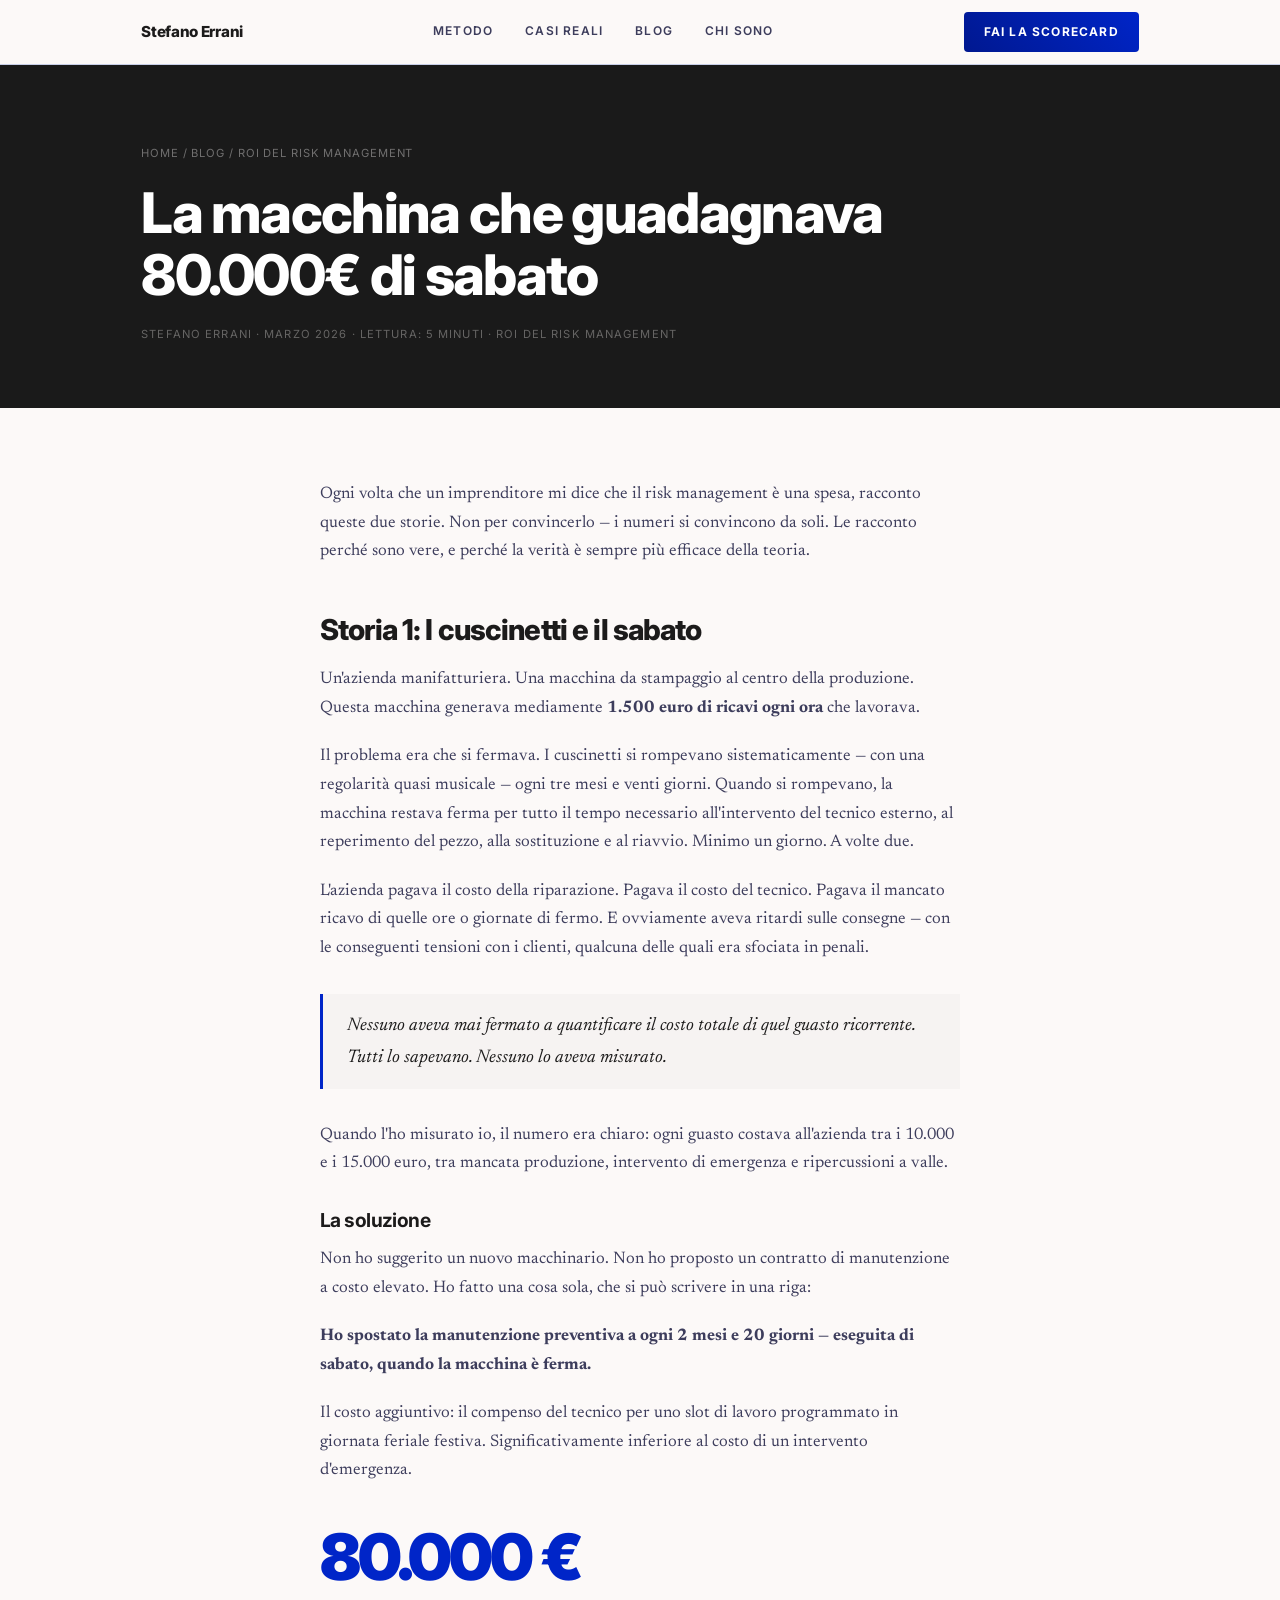
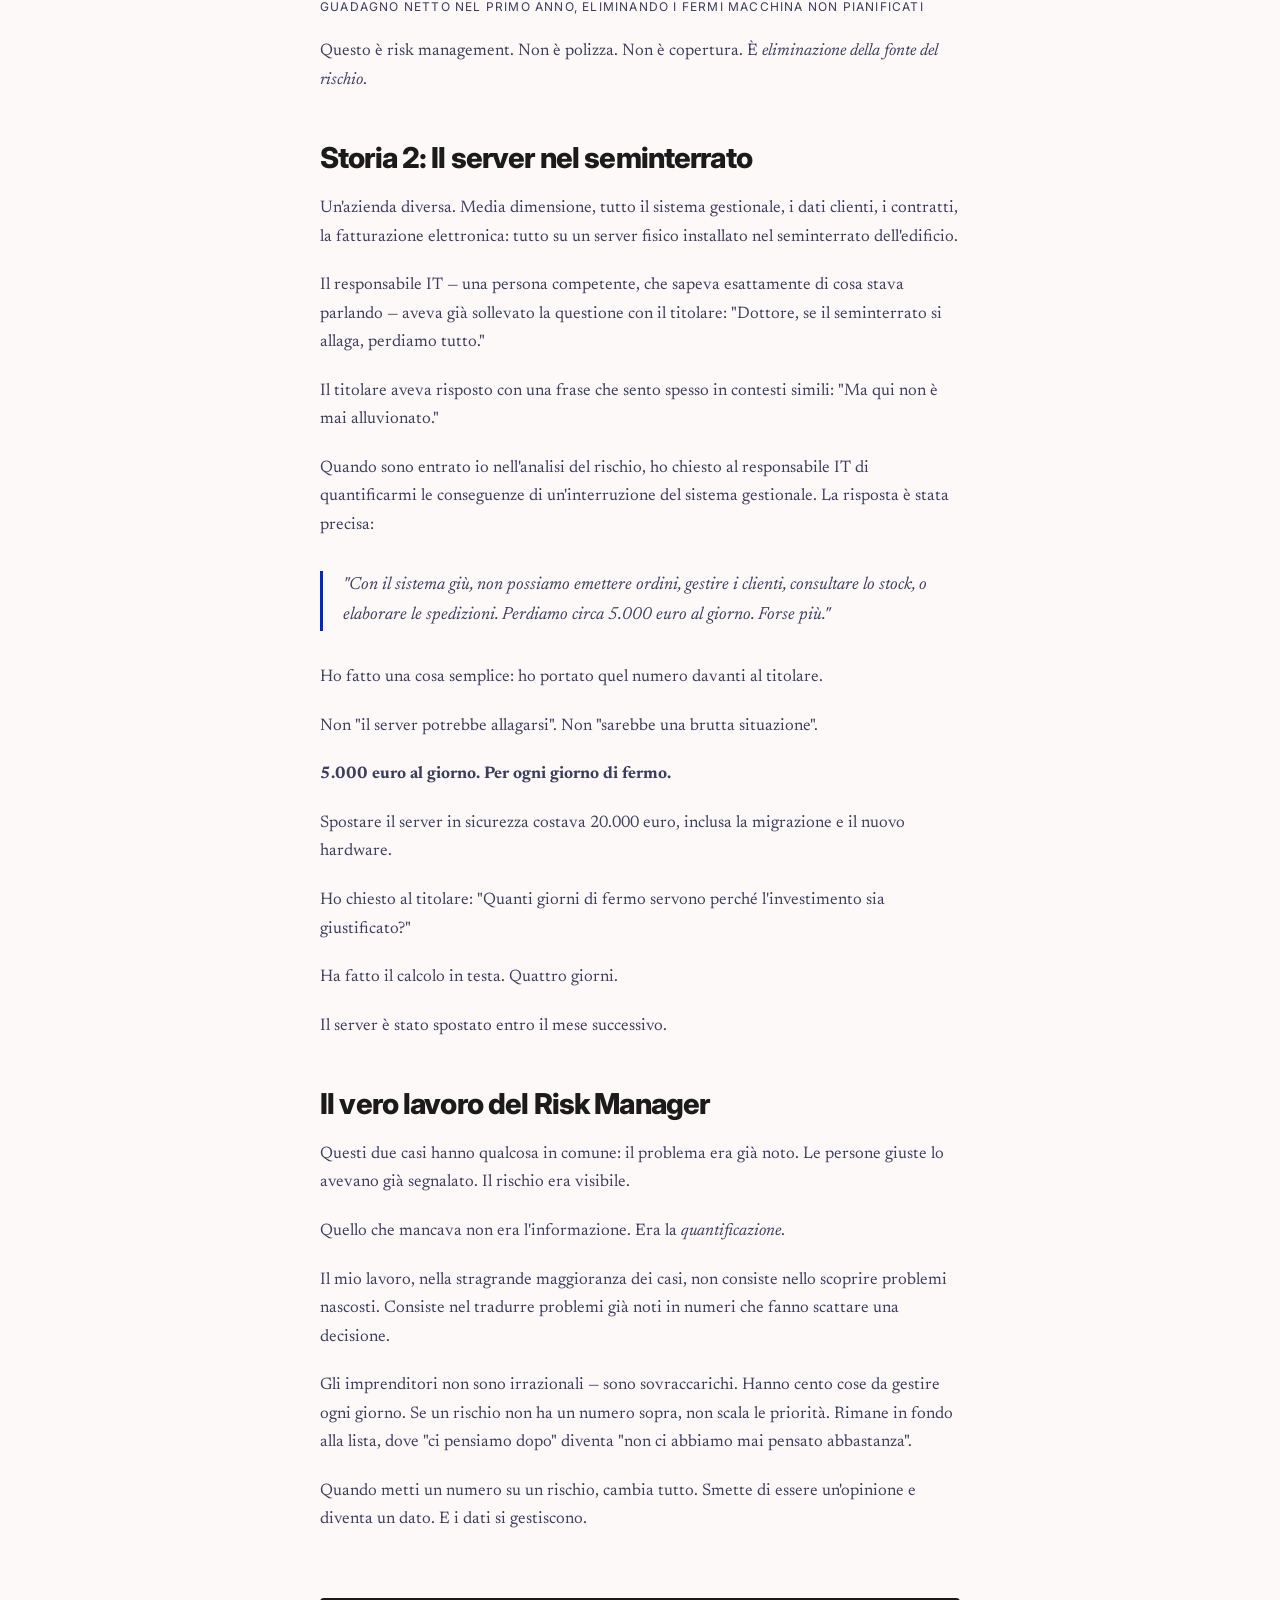
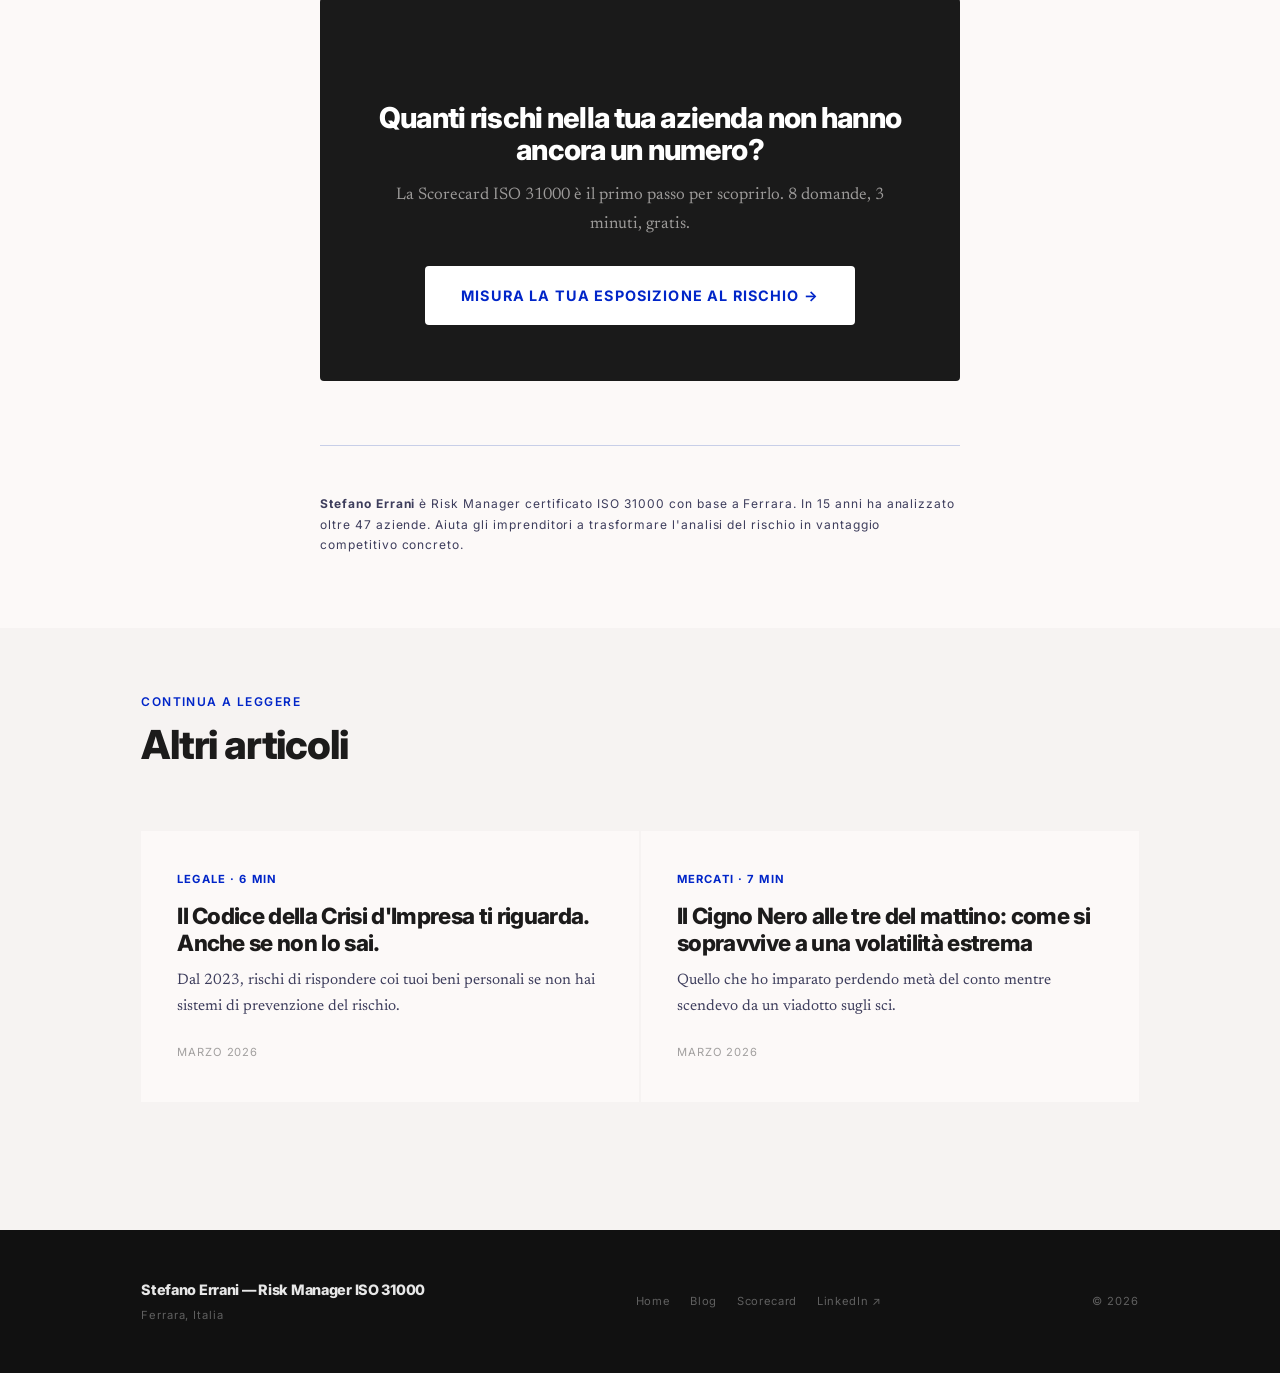
<file: post-cuscinetti.html>
<!DOCTYPE html>
<html lang="it">
<head>
  <meta charset="UTF-8">
  <meta name="viewport" content="width=device-width, initial-scale=1.0">
  <title>La macchina che guadagnava 80.000€ di sabato | Stefano Errani</title>
  <meta name="description" content="Due storie vere su come la prevenzione del rischio operativo si traduce in profitto reale. I cuscinetti che si rompevano ogni 3 mesi. Il server nel seminterrato.">
  <link rel="stylesheet" href="style.css">
</head>
<body>

<nav>
  <div class="container nav-inner">
    <a href="index.html" class="nav-logo">Stefano Errani</a>
    <ul class="nav-links">
      <li><a href="index.html#process">Metodo</a></li>
      <li><a href="index.html#cases">Casi Reali</a></li>
      <li><a href="blog.html">Blog</a></li>
      <li><a href="index.html#about">Chi Sono</a></li>
    </ul>
    <a href="scorecard.html" class="nav-cta">Fai la Scorecard</a>
  </div>
</nav>

<div class="article-header">
  <div class="container">
    <div class="breadcrumb">
      <a href="index.html">Home</a> /
      <a href="blog.html">Blog</a> /
      ROI del Risk Management
    </div>
    <h1>La macchina che guadagnava 80.000€ di sabato</h1>
    <div class="article-meta">Stefano Errani · Marzo 2026 · Lettura: 5 minuti · ROI del Risk Management</div>
  </div>
</div>

<div class="article-body">

  <p>Ogni volta che un imprenditore mi dice che il risk management è una spesa, racconto queste due storie. Non per convincerlo — i numeri si convincono da soli. Le racconto perché sono vere, e perché la verità è sempre più efficace della teoria.</p>

  <h2>Storia 1: I cuscinetti e il sabato</h2>

  <p>Un'azienda manifatturiera. Una macchina da stampaggio al centro della produzione. Questa macchina generava mediamente <strong>1.500 euro di ricavi ogni ora</strong> che lavorava.</p>

  <p>Il problema era che si fermava. I cuscinetti si rompevano sistematicamente — con una regolarità quasi musicale — ogni tre mesi e venti giorni. Quando si rompevano, la macchina restava ferma per tutto il tempo necessario all'intervento del tecnico esterno, al reperimento del pezzo, alla sostituzione e al riavvio. Minimo un giorno. A volte due.</p>

  <p>L'azienda pagava il costo della riparazione. Pagava il costo del tecnico. Pagava il mancato ricavo di quelle ore o giornate di fermo. E ovviamente aveva ritardi sulle consegne — con le conseguenti tensioni con i clienti, qualcuna delle quali era sfociata in penali.</p>

  <blockquote>
    <p>Nessuno aveva mai fermato a quantificare il costo totale di quel guasto ricorrente. Tutti lo sapevano. Nessuno lo aveva misurato.</p>
  </blockquote>

  <p>Quando l'ho misurato io, il numero era chiaro: ogni guasto costava all'azienda tra i 10.000 e i 15.000 euro, tra mancata produzione, intervento di emergenza e ripercussioni a valle.</p>

  <h3>La soluzione</h3>

  <p>Non ho suggerito un nuovo macchinario. Non ho proposto un contratto di manutenzione a costo elevato. Ho fatto una cosa sola, che si può scrivere in una riga:</p>

  <p><strong>Ho spostato la manutenzione preventiva a ogni 2 mesi e 20 giorni — eseguita di sabato, quando la macchina è ferma.</strong></p>

  <p>Il costo aggiuntivo: il compenso del tecnico per uno slot di lavoro programmato in giornata feriale festiva. Significativamente inferiore al costo di un intervento d'emergenza.</p>

  <div class="article-number">80.000 €</div>
  <p style="font-family:var(--font-label); font-size:0.75rem; color:var(--on-surface-var); letter-spacing:0.1em; text-transform:uppercase;">Guadagno netto nel primo anno, eliminando i fermi macchina non pianificati</p>

  <p>Questo è risk management. Non è polizza. Non è copertura. È <em>eliminazione della fonte del rischio</em>.</p>

  <h2>Storia 2: Il server nel seminterrato</h2>

  <p>Un'azienda diversa. Media dimensione, tutto il sistema gestionale, i dati clienti, i contratti, la fatturazione elettronica: tutto su un server fisico installato nel seminterrato dell'edificio.</p>

  <p>Il responsabile IT — una persona competente, che sapeva esattamente di cosa stava parlando — aveva già sollevato la questione con il titolare: "Dottore, se il seminterrato si allaga, perdiamo tutto."</p>

  <p>Il titolare aveva risposto con una frase che sento spesso in contesti simili: "Ma qui non è mai alluvionato."</p>

  <p>Quando sono entrato io nell'analisi del rischio, ho chiesto al responsabile IT di quantificarmi le conseguenze di un'interruzione del sistema gestionale. La risposta è stata precisa:</p>

  <p style="font-family:var(--font-body); font-size:1.1rem; font-style:italic; border-left:3px solid var(--primary-mid); padding-left:20px; margin:32px 0; color:var(--on-surface-var);">"Con il sistema giù, non possiamo emettere ordini, gestire i clienti, consultare lo stock, o elaborare le spedizioni. Perdiamo circa 5.000 euro al giorno. Forse più."</p>

  <p>Ho fatto una cosa semplice: ho portato quel numero davanti al titolare.</p>

  <p>Non "il server potrebbe allagarsi". Non "sarebbe una brutta situazione".</p>

  <p><strong>5.000 euro al giorno. Per ogni giorno di fermo.</strong></p>

  <p>Spostare il server in sicurezza costava 20.000 euro, inclusa la migrazione e il nuovo hardware.</p>

  <p>Ho chiesto al titolare: "Quanti giorni di fermo servono perché l'investimento sia giustificato?"</p>

  <p>Ha fatto il calcolo in testa. Quattro giorni.</p>

  <p>Il server è stato spostato entro il mese successivo.</p>

  <h2>Il vero lavoro del Risk Manager</h2>

  <p>Questi due casi hanno qualcosa in comune: il problema era già noto. Le persone giuste lo avevano già segnalato. Il rischio era visibile.</p>

  <p>Quello che mancava non era l'informazione. Era la <em>quantificazione</em>.</p>

  <p>Il mio lavoro, nella stragrande maggioranza dei casi, non consiste nello scoprire problemi nascosti. Consiste nel tradurre problemi già noti in numeri che fanno scattare una decisione.</p>

  <p>Gli imprenditori non sono irrazionali — sono sovraccarichi. Hanno cento cose da gestire ogni giorno. Se un rischio non ha un numero sopra, non scala le priorità. Rimane in fondo alla lista, dove "ci pensiamo dopo" diventa "non ci abbiamo mai pensato abbastanza".</p>

  <p>Quando metti un numero su un rischio, cambia tutto. Smette di essere un'opinione e diventa un dato. E i dati si gestiscono.</p>

  <div class="article-cta">
    <h2>Quanti rischi nella tua azienda non hanno ancora un numero?</h2>
    <p>La Scorecard ISO 31000 è il primo passo per scoprirlo. 8 domande, 3 minuti, gratis.</p>
    <a href="scorecard.html" class="btn btn-white btn-large">Misura la tua esposizione al rischio →</a>
  </div>

  <hr style="border:none; border-top:1px solid var(--outline-var); margin:48px 0;">
  <p style="font-family:var(--font-label); font-size:0.75rem; color:var(--on-surface-var); letter-spacing:0.08em;">
    <strong>Stefano Errani</strong> è Risk Manager certificato ISO 31000 con base a Ferrara. In 15 anni ha analizzato oltre 47 aziende. Aiuta gli imprenditori a trasformare l'analisi del rischio in vantaggio competitivo concreto.
  </p>
</div>

<section style="background:var(--surface-low); padding:64px 0;">
  <div class="container">
    <div class="label" style="color:var(--primary-mid); margin-bottom:12px;">Continua a leggere</div>
    <h2 style="margin-bottom:32px;">Altri articoli</h2>
    <div class="blog-grid" style="grid-template-columns: repeat(2, 1fr);">
      <a href="post-codice-crisi.html" class="blog-card">
        <div class="blog-card-tag">Legale · 6 min</div>
        <h2>Il Codice della Crisi d'Impresa ti riguarda. Anche se non lo sai.</h2>
        <p>Dal 2023, rischi di rispondere coi tuoi beni personali se non hai sistemi di prevenzione del rischio.</p>
        <div class="blog-card-meta">Marzo 2026</div>
      </a>
      <a href="post-cigno-nero.html" class="blog-card">
        <div class="blog-card-tag">Mercati · 7 min</div>
        <h2>Il Cigno Nero alle tre del mattino: come si sopravvive a una volatilità estrema</h2>
        <p>Quello che ho imparato perdendo metà del conto mentre scendevo da un viadotto sugli sci.</p>
        <div class="blog-card-meta">Marzo 2026</div>
      </a>
    </div>
  </div>
</section>

<footer>
  <div class="container">
    <div class="footer-inner">
      <div>
        <div class="logo">Stefano Errani — Risk Manager ISO 31000</div>
        <div class="meta" style="margin-top:6px;">Ferrara, Italia</div>
      </div>
      <ul class="footer-links">
        <li><a href="index.html">Home</a></li>
        <li><a href="blog.html">Blog</a></li>
        <li><a href="scorecard.html">Scorecard</a></li>
        <li><a href="https://linkedin.com/in/stefanoerrani" target="_blank" rel="noopener">LinkedIn ↗</a></li>
      </ul>
      <div class="meta">© 2026</div>
    </div>
  </div>
</footer>

<script src="main.js"></script>
</body>
</html>
</file>
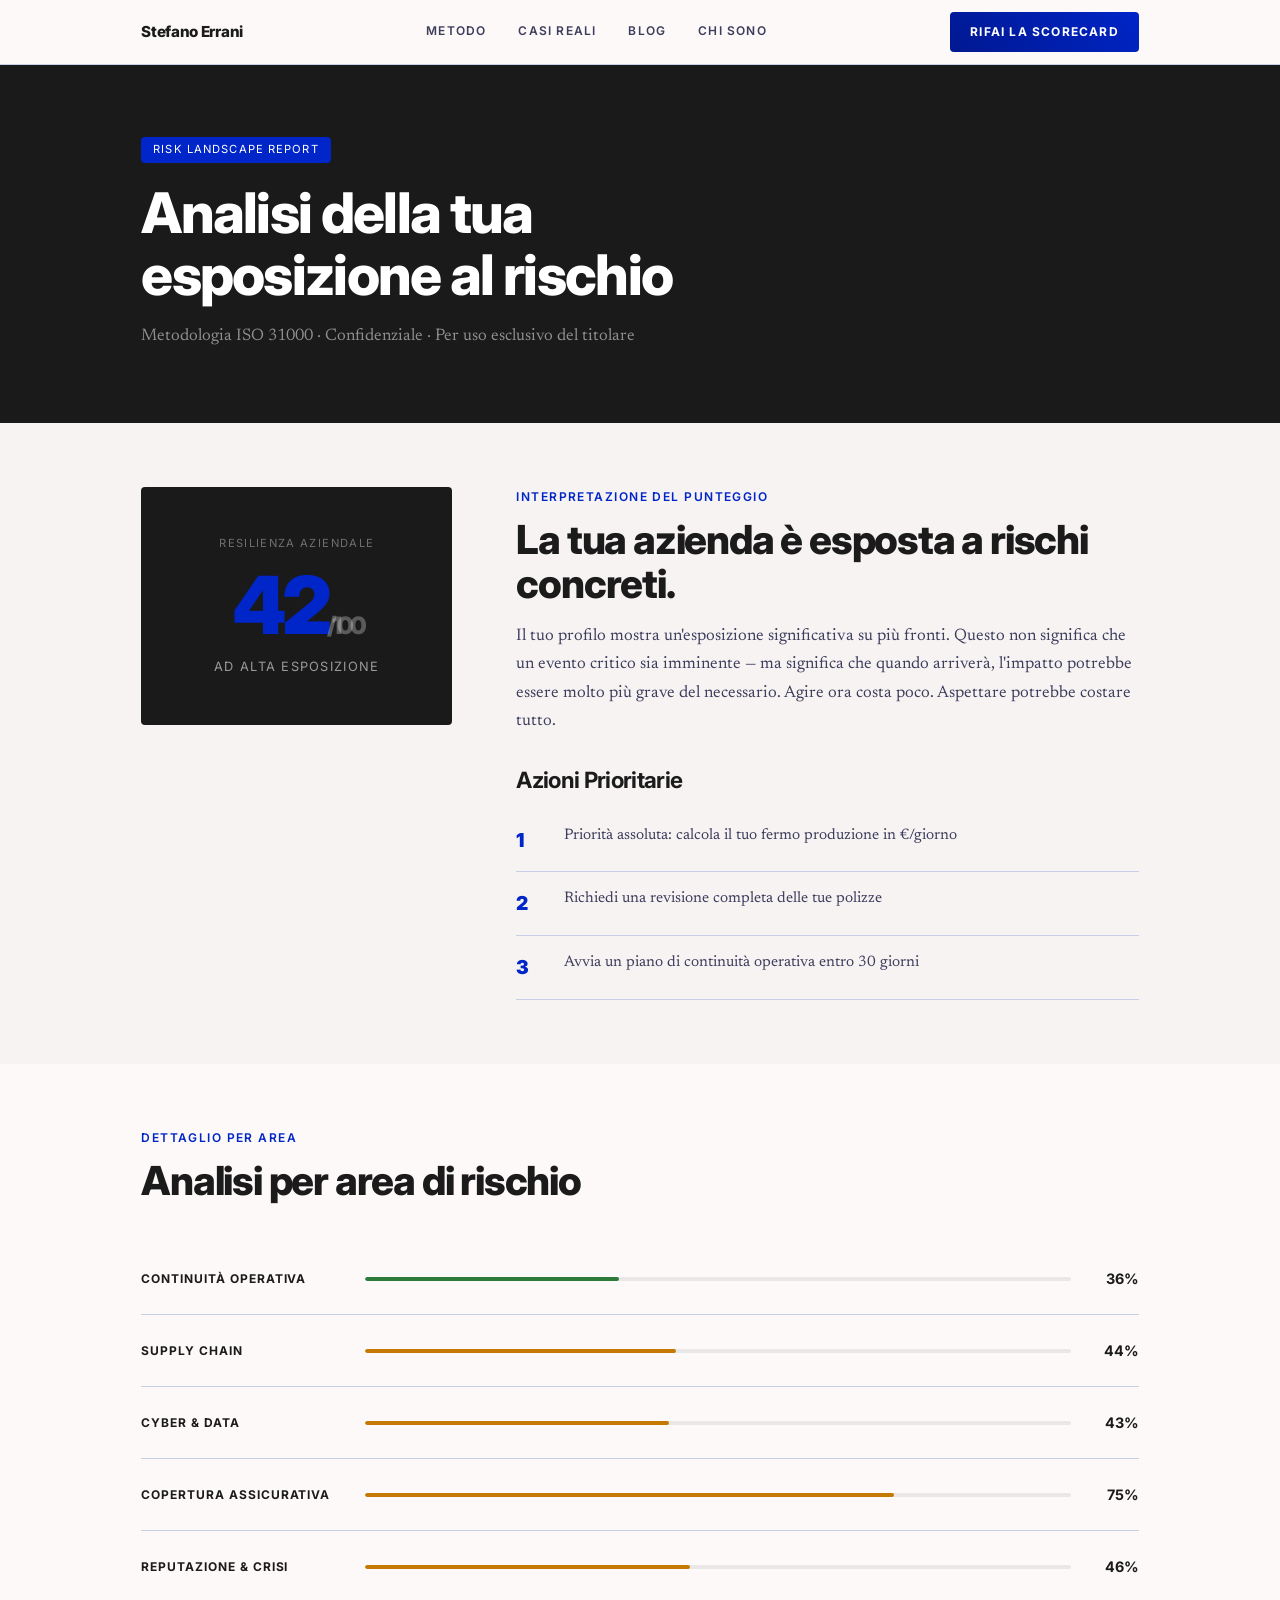
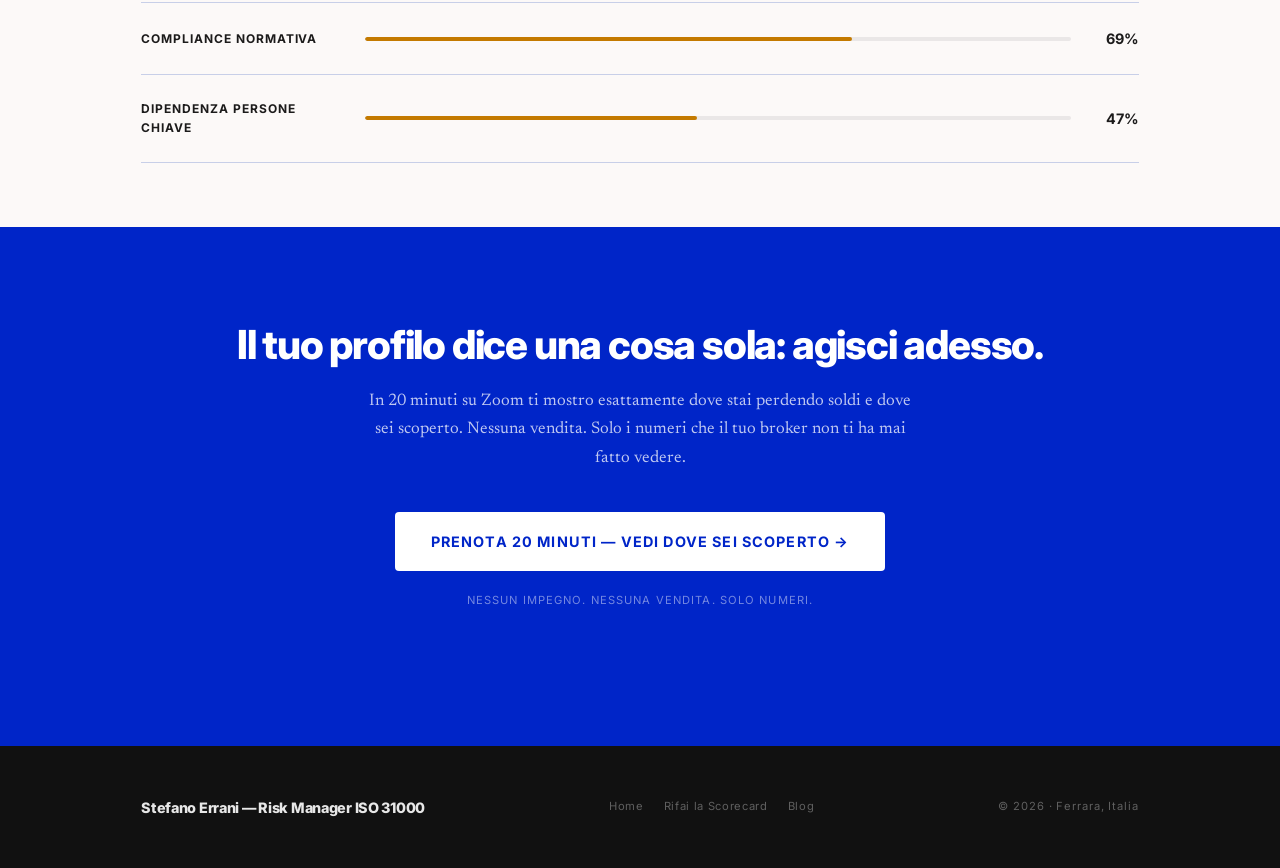
<file: risultati.html>
<!DOCTYPE html>
<html lang="it">
<head>
  <meta charset="UTF-8">
  <meta name="viewport" content="width=device-width, initial-scale=1.0">
  <title>Risk Landscape Report | Stefano Errani</title>
  <meta name="description" content="Il tuo report personalizzato sulla temperatura del rischio aziendale. Metodologia ISO 31000.">
  <link rel="stylesheet" href="style.css">
</head>
<body class="results-page">

<!-- ── NAVIGAZIONE ─────────────────────────────────── -->
<nav>
  <div class="container nav-inner">
    <a href="index.html" class="nav-logo">Stefano Errani</a>
    <ul class="nav-links">
      <li><a href="index.html#process">Metodo</a></li>
      <li><a href="index.html#cases">Casi Reali</a></li>
      <li><a href="blog.html">Blog</a></li>
      <li><a href="index.html#about">Chi Sono</a></li>
    </ul>
    <a href="scorecard.html" class="nav-cta">Rifai la Scorecard</a>
  </div>
</nav>

<!-- ── HEADER RISULTATI ────────────────────────────── -->
<div class="results-header">
  <div class="container">
    <div class="tag">Risk Landscape Report</div>
    <h1 id="reportTitle">Analisi della tua esposizione al rischio</h1>
    <p id="reportSubtitle">Metodologia ISO 31000 · Confidenziale · Per uso esclusivo del titolare</p>
  </div>
</div>

<!-- ── SCORE PRINCIPALE ────────────────────────────── -->
<section class="risk-score-section">
  <div class="container">
    <div class="score-grid">
      <div>
        <div class="score-box">
          <div class="score-label">Resilienza Aziendale</div>
          <div class="score-number" id="scoreDisplay">
            <span id="scoreValue">--</span><span class="score-total">/100</span>
          </div>
          <div class="score-name" id="scoreName">Caricamento...</div>
        </div>
      </div>
      <div>
        <div class="label" style="color:var(--primary-mid); margin-bottom:12px;">Interpretazione del punteggio</div>
        <h2 id="resultHeadline">Il tuo profilo di rischio</h2>
        <p id="resultDescription" style="margin-top:16px; color:var(--on-surface-var);">Elaborazione in corso...</p>

        <div style="margin-top:32px;">
          <h3 style="margin-bottom:16px;">Azioni Prioritarie</h3>
          <div id="priorityActions"></div>
        </div>
      </div>
    </div>
  </div>
</section>

<!-- ── AREE DI RISCHIO ─────────────────────────────── -->
<section class="risk-areas">
  <div class="container">
    <div class="label" style="color:var(--primary-mid); margin-bottom:12px;">Dettaglio per Area</div>
    <h2>Analisi per area di rischio</h2>

    <div class="risk-area">
      <div class="risk-area-name">Continuità Operativa</div>
      <div class="risk-bar-wrap"><div class="risk-bar" id="bar1" style="width:0%"></div></div>
      <div class="risk-pct" id="pct1">--</div>
    </div>
    <div class="risk-area">
      <div class="risk-area-name">Supply Chain</div>
      <div class="risk-bar-wrap"><div class="risk-bar" id="bar2" style="width:0%"></div></div>
      <div class="risk-pct" id="pct2">--</div>
    </div>
    <div class="risk-area">
      <div class="risk-area-name">Cyber &amp; Data</div>
      <div class="risk-bar-wrap"><div class="risk-bar" id="bar3" style="width:0%"></div></div>
      <div class="risk-pct" id="pct3">--</div>
    </div>
    <div class="risk-area">
      <div class="risk-area-name">Copertura Assicurativa</div>
      <div class="risk-bar-wrap"><div class="risk-bar medium" id="bar4" style="width:0%"></div></div>
      <div class="risk-pct" id="pct4">--</div>
    </div>
    <div class="risk-area">
      <div class="risk-area-name">Reputazione &amp; Crisi</div>
      <div class="risk-bar-wrap"><div class="risk-bar" id="bar5" style="width:0%"></div></div>
      <div class="risk-pct" id="pct5">--</div>
    </div>
    <div class="risk-area">
      <div class="risk-area-name">Compliance Normativa</div>
      <div class="risk-bar-wrap"><div class="risk-bar medium" id="bar6" style="width:0%"></div></div>
      <div class="risk-pct" id="pct6">--</div>
    </div>
    <div class="risk-area">
      <div class="risk-area-name">Dipendenza Persone Chiave</div>
      <div class="risk-bar-wrap"><div class="risk-bar" id="bar7" style="width:0%"></div></div>
      <div class="risk-pct" id="pct7">--</div>
    </div>
  </div>
</section>

<!-- ── CTA FINALE ──────────────────────────────────── -->
<section class="scorecard-cta">
  <div class="container">
    <h2>Il tuo profilo dice una cosa sola: agisci adesso.</h2>
    <p>In 20 minuti su Zoom ti mostro esattamente dove stai perdendo soldi e dove sei scoperto. Nessuna vendita. Solo i numeri che il tuo broker non ti ha mai fatto vedere.</p>
    <a href="mailto:stefano@stefanoerrani.it?subject=Richiesta%20consulenza%20Risk%20Management" class="btn btn-white btn-large">Prenota 20 minuti — vedi dove sei scoperto →</a>
    <p class="fine-print">Nessun impegno. Nessuna vendita. Solo numeri.</p>
  </div>
</section>

<footer>
  <div class="container">
    <div class="footer-inner">
      <div class="logo">Stefano Errani — Risk Manager ISO 31000</div>
      <ul class="footer-links">
        <li><a href="index.html">Home</a></li>
        <li><a href="scorecard.html">Rifai la Scorecard</a></li>
        <li><a href="blog.html">Blog</a></li>
      </ul>
      <div class="meta">© 2026 · Ferrara, Italia</div>
    </div>
  </div>
</footer>

<script>
  // Leggi lo score dalla sessione
  const score = parseInt(sessionStorage.getItem('scorecardScore')) || 42;
  const answers = JSON.parse(sessionStorage.getItem('scorecardAnswers') || '{}');

  // Popola score
  document.getElementById('scoreValue').textContent = score;

  // Definisci profilo
  let scoreName, resultHeadline, resultDescription, priorityList;

  if (score >= 80) {
    scoreName = 'RESILIENTE';
    resultHeadline = 'La tua azienda è ben strutturata.';
    resultDescription = 'Hai già una visione matura del rischio. Il tuo sistema di prevenzione funziona. L\'obiettivo ora è ottimizzarlo e mantenerlo aggiornato con le evoluzioni del tuo settore.';
    priorityList = ['Aggiorna l\'analisi con un esperto ogni 12-18 mesi', 'Verifica le coperture assicurative rispetto ai nuovi rischi emergenti', 'Considera un piano di audit interno periodico'];
  } else if (score >= 55) {
    scoreName = 'FRAGILE';
    resultHeadline = 'Ci sono vulnerabilità che non puoi ignorare.';
    resultDescription = 'Hai alcune difese, ma esistono lacune significative. I rischi che non hai ancora mappato sono quelli che potrebbero costarti di più. Un\'analisi strutturata è il tuo prossimo passo.';
    priorityList = ['Calcola il costo giornaliero di un fermo produzione', 'Mappa i fornitori alternativi per le tue dipendenze critiche', 'Leggi tutte le esclusioni delle tue polizze attuali'];
  } else {
    scoreName = 'AD ALTA ESPOSIZIONE';
    resultHeadline = 'La tua azienda è esposta a rischi concreti.';
    resultDescription = 'Il tuo profilo mostra un\'esposizione significativa su più fronti. Questo non significa che un evento critico sia imminente — ma significa che quando arriverà, l\'impatto potrebbe essere molto più grave del necessario. Agire ora costa poco. Aspettare potrebbe costare tutto.';
    priorityList = ['Priorità assoluta: calcola il tuo fermo produzione in €/giorno', 'Richiedi una revisione completa delle tue polizze', 'Avvia un piano di continuità operativa entro 30 giorni'];
  }

  document.getElementById('scoreName').textContent = scoreName;
  document.getElementById('resultHeadline').textContent = resultHeadline;
  document.getElementById('resultDescription').textContent = resultDescription;

  // Popola azioni prioritarie
  const actionsEl = document.getElementById('priorityActions');
  priorityList.forEach((action, i) => {
    const div = document.createElement('div');
    div.style.cssText = 'display:flex; gap:16px; padding:16px 0; border-bottom:1px solid var(--outline-var);';
    div.innerHTML = `
      <div style="font-family:var(--font-head); font-weight:900; font-size:1.2rem; color:var(--primary-mid); min-width:32px; letter-spacing:-0.03em;">${i+1}</div>
      <div style="font-size:0.95rem; color:var(--on-surface-var); line-height:1.5;">${action}</div>
    `;
    actionsEl.appendChild(div);
  });

  // Barre di rischio (calcolate dai punteggi rispondenze)
  const riskData = [
    { id: 1, base: answers[1] !== undefined ? answers[1] : 2 },
    { id: 2, base: answers[3] !== undefined ? answers[3] : 2 },
    { id: 3, base: answers[4] !== undefined ? answers[4] : 2 },
    { id: 4, base: answers[5] !== undefined ? answers[5] : 1 },
    { id: 5, base: answers[6] !== undefined ? answers[6] : 2 },
    { id: 6, base: answers[7] !== undefined ? answers[7] : 1 },
    { id: 7, base: answers[8] !== undefined ? answers[8] : 2 },
  ];

  setTimeout(() => {
    riskData.forEach(d => {
      const pct = Math.round((d.base / 3) * 100);
      const riskPct = 100 - Math.round((d.base / 3) * 100) + Math.floor(Math.random() * 15);
      const finalPct = Math.min(95, Math.max(10, riskPct));
      document.getElementById(`bar${d.id}`).style.width = finalPct + '%';
      document.getElementById(`pct${d.id}`).textContent = finalPct + '%';
      // Aggiorna colore bar
      if (finalPct < 40) {
        document.getElementById(`bar${d.id}`).classList.add('low');
      } else if (finalPct < 65) {
        document.getElementById(`bar${d.id}`).classList.add('medium');
      }
    });
  }, 300);
</script>
<script src="main.js"></script>
</body>
</html>
</file>
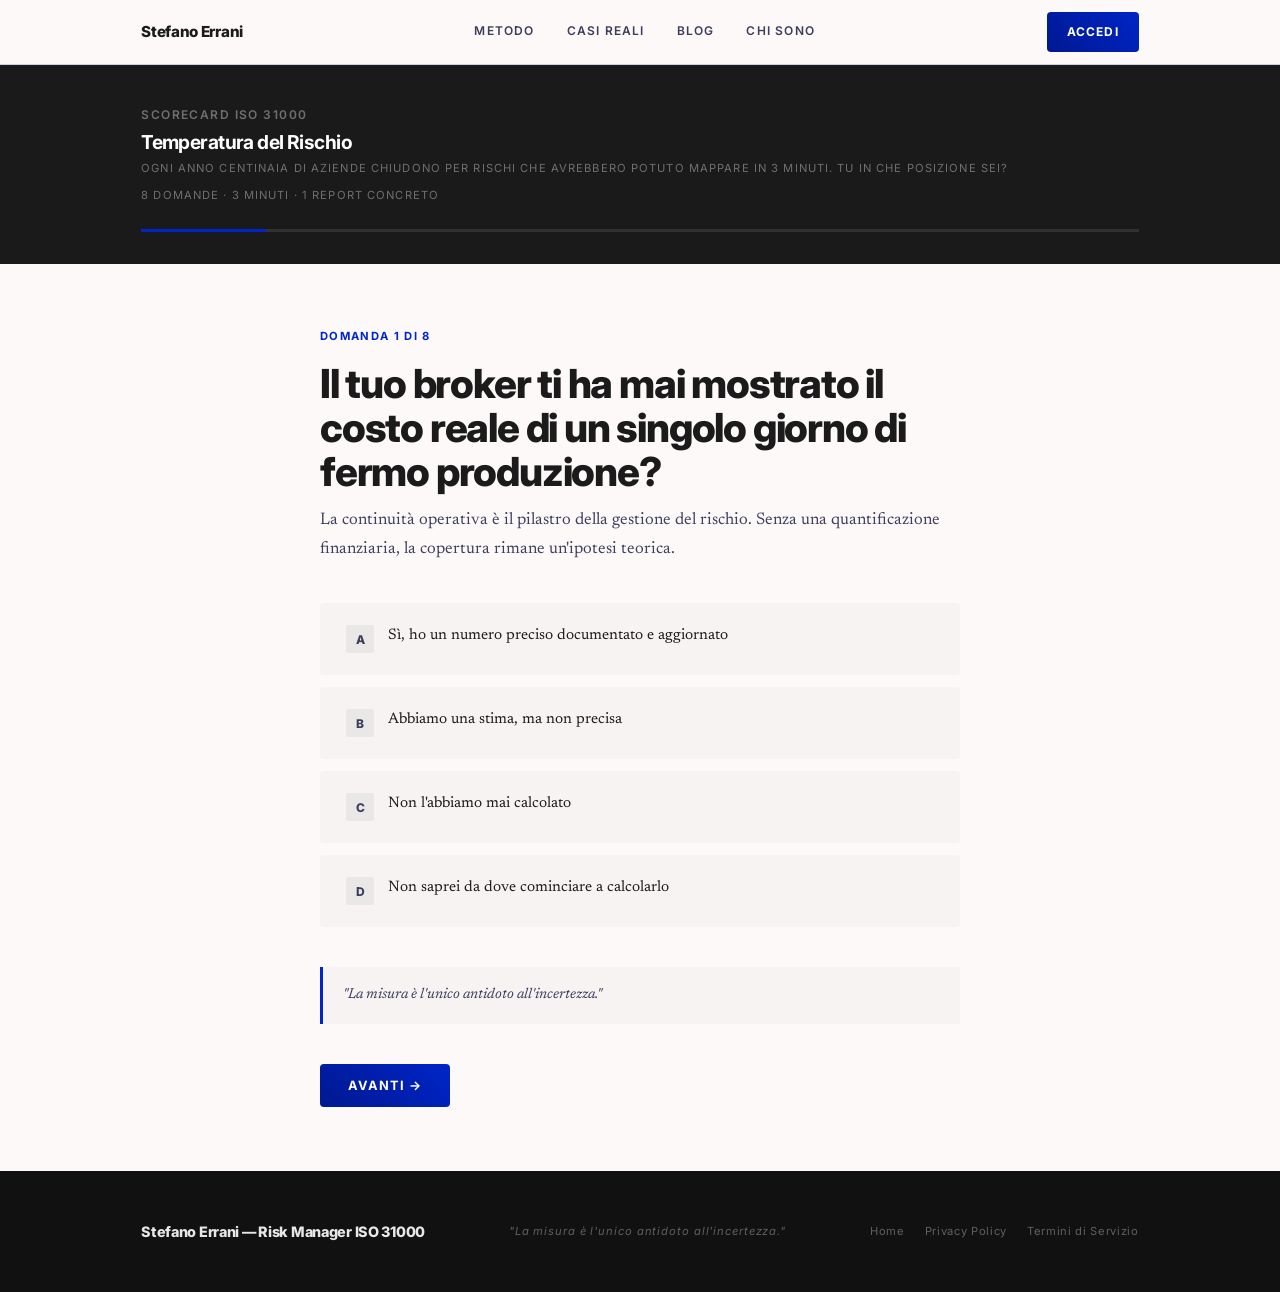
<file: scorecard.html>
<!DOCTYPE html>
<html lang="it">
<head>
  <meta charset="UTF-8">
  <meta name="viewport" content="width=device-width, initial-scale=1.0">
  <title>Scorecard ISO 31000 | Stefano Errani Risk Manager</title>
  <meta name="description" content="8 domande, 3 minuti, un report concreto sulla vulnerabilità della tua azienda. Scorecard ISO 31000 di Stefano Errani.">
  <link rel="stylesheet" href="style.css">
</head>
<body class="scorecard-page">

<!-- ── NAVIGAZIONE ─────────────────────────────────── -->
<nav>
  <div class="container nav-inner">
    <a href="index.html" class="nav-logo">Stefano Errani</a>
    <ul class="nav-links">
      <li><a href="index.html#process">Metodo</a></li>
      <li><a href="index.html#cases">Casi Reali</a></li>
      <li><a href="blog.html">Blog</a></li>
      <li><a href="index.html#about">Chi Sono</a></li>
    </ul>
    <a href="login.html" class="nav-cta">Accedi</a>
    <button class="hamburger" id="hamburger" aria-label="Menu">
      <span></span><span></span><span></span>
    </button>
  </div>
</nav>

<!-- ── SCORECARD HEADER ────────────────────────────── -->
<div class="scorecard-header">
  <div class="container">
    <div class="label" style="color:rgba(243,240,239,0.4); margin-bottom:8px;">Scorecard ISO 31000</div>
    <h1>Temperatura del Rischio</h1>
    <p>Ogni anno centinaia di aziende chiudono per rischi che avrebbero potuto mappare in 3 minuti. Tu in che posizione sei?</p>
    <p style="margin-top:8px;">8 domande · 3 minuti · 1 report concreto</p>
    <div class="progress-bar">
      <div class="progress-fill" id="progressFill" style="width:12.5%;"></div>
    </div>
  </div>
</div>

<!-- ── DOMANDE ─────────────────────────────────────── -->
<div class="scorecard-question" id="questionContainer">

  <!-- Domanda 1 -->
  <div class="question-slide active" data-question="1">
    <div class="q-number">Domanda 1 di 8</div>
    <h2>Il tuo broker ti ha mai mostrato il costo reale di un singolo giorno di fermo produzione?</h2>
    <p class="q-why">La continuità operativa è il pilastro della gestione del rischio. Senza una quantificazione finanziaria, la copertura rimane un'ipotesi teorica.</p>

    <div class="options">
      <div class="option" onclick="selectOption(this, 0)">
        <div class="option-letter">A</div>
        <div class="option-text">Sì, ho un numero preciso documentato e aggiornato</div>
      </div>
      <div class="option" onclick="selectOption(this, 1)">
        <div class="option-letter">B</div>
        <div class="option-text">Abbiamo una stima, ma non precisa</div>
      </div>
      <div class="option" onclick="selectOption(this, 2)">
        <div class="option-letter">C</div>
        <div class="option-text">Non l'abbiamo mai calcolato</div>
      </div>
      <div class="option" onclick="selectOption(this, 3)">
        <div class="option-letter">D</div>
        <div class="option-text">Non saprei da dove cominciare a calcolarlo</div>
      </div>
    </div>

    <div class="q-insight">
      <p>"La misura è l'unico antidoto all'incertezza."</p>
    </div>
  </div>

  <!-- Domanda 2 -->
  <div class="question-slide" data-question="2" style="display:none;">
    <div class="q-number">Domanda 2 di 8</div>
    <h2>Hai mai fatto un'analisi formale dei tuoi rischi operativi negli ultimi 3 anni?</h2>
    <p class="q-why">Un'analisi formale identifica le vulnerabilità prima che diventino eventi critici. Senza analisi, si vive di reazione.</p>

    <div class="options">
      <div class="option" onclick="selectOption(this, 0)">
        <div class="option-letter">A</div>
        <div class="option-text">Sì, con metodologia strutturata e documentata (es. ISO 31000)</div>
      </div>
      <div class="option" onclick="selectOption(this, 1)">
        <div class="option-letter">B</div>
        <div class="option-text">Informalmente, con il team di management</div>
      </div>
      <div class="option" onclick="selectOption(this, 2)">
        <div class="option-letter">C</div>
        <div class="option-text">No, ci basiamo sull'esperienza passata</div>
      </div>
      <div class="option" onclick="selectOption(this, 3)">
        <div class="option-letter">D</div>
        <div class="option-text">No, non l'abbiamo mai ritenuto necessario</div>
      </div>
    </div>
  </div>

  <!-- Domanda 3 -->
  <div class="question-slide" data-question="3" style="display:none;">
    <div class="q-number">Domanda 3 di 8</div>
    <h2>Se il tuo fornitore principale smettesse di operare domani, in quanto tempo saresti operativo al 100%?</h2>
    <p class="q-why">La dipendenza da un singolo fornitore è uno dei rischi più sottovalutati. La concentrazione della supply chain è un moltiplicatore di crisi.</p>

    <div class="options">
      <div class="option" onclick="selectOption(this, 0)">
        <div class="option-letter">A</div>
        <div class="option-text">Meno di 24 ore — ho fornitori alternativi già attivi</div>
      </div>
      <div class="option" onclick="selectOption(this, 1)">
        <div class="option-letter">B</div>
        <div class="option-text">1-2 settimane — conosco alternative ma non le ho attivate</div>
      </div>
      <div class="option" onclick="selectOption(this, 2)">
        <div class="option-letter">C</div>
        <div class="option-text">1-3 mesi — dovrei trovare nuovi fornitori da zero</div>
      </div>
      <div class="option" onclick="selectOption(this, 3)">
        <div class="option-letter">D</div>
        <div class="option-text">Non saprei — è uno scenario che non ho mai considerato</div>
      </div>
    </div>
  </div>

  <!-- Domanda 4 -->
  <div class="question-slide" data-question="4" style="display:none;">
    <div class="q-number">Domanda 4 di 8</div>
    <h2>I tuoi dati aziendali critici sono protetti con backup testati e un piano di ripristino?</h2>
    <p class="q-why">La perdita di dati non è solo un problema IT: è un rischio di continuità aziendale con costi diretti e reputazionali enormi.</p>

    <div class="options">
      <div class="option" onclick="selectOption(this, 0)">
        <div class="option-letter">A</div>
        <div class="option-text">Sì, backup automatici + disaster recovery testato periodicamente</div>
      </div>
      <div class="option" onclick="selectOption(this, 1)">
        <div class="option-letter">B</div>
        <div class="option-text">Backup attivi, ma il ripristino non è mai stato testato</div>
      </div>
      <div class="option" onclick="selectOption(this, 2)">
        <div class="option-letter">C</div>
        <div class="option-text">Backup manuali e irregolari</div>
      </div>
      <div class="option" onclick="selectOption(this, 3)">
        <div class="option-letter">D</div>
        <div class="option-text">Non ho una strategia di backup strutturata</div>
      </div>
    </div>
  </div>

  <!-- Domanda 5 -->
  <div class="question-slide" data-question="5" style="display:none;">
    <div class="q-number">Domanda 5 di 8</div>
    <h2>Sai esattamente quali clausole delle tue polizze potrebbero annullare la copertura in caso di sinistro?</h2>
    <p class="q-why">L'80% delle controversie assicurative nasce da clausole non lette. La polizza non basta: serve sapere esattamente cosa esclude.</p>

    <div class="options">
      <div class="option" onclick="selectOption(this, 0)">
        <div class="option-letter">A</div>
        <div class="option-text">Sì, ho analizzato ogni esclusione con un esperto</div>
      </div>
      <div class="option" onclick="selectOption(this, 1)">
        <div class="option-letter">B</div>
        <div class="option-text">Conosco le esclusioni principali, ma non le ho approfondite tutte</div>
      </div>
      <div class="option" onclick="selectOption(this, 2)">
        <div class="option-letter">C</div>
        <div class="option-text">Mi fido del mio broker — non ho letto personalmente le polizze</div>
      </div>
      <div class="option" onclick="selectOption(this, 3)">
        <div class="option-letter">D</div>
        <div class="option-text">Non so dove sono le mie polizze in questo momento</div>
      </div>
    </div>
  </div>

  <!-- Domanda 6 -->
  <div class="question-slide" data-question="6" style="display:none;">
    <div class="q-number">Domanda 6 di 8</div>
    <h2>Hai un piano di comunicazione di crisi per gestire un evento negativo pubblico?</h2>
    <p class="q-why">Il rischio reputazionale è spesso il più costoso. In assenza di un piano, la risposta improvvisata amplifica il danno anziché contenerlo.</p>

    <div class="options">
      <div class="option" onclick="selectOption(this, 0)">
        <div class="option-letter">A</div>
        <div class="option-text">Sì, con portavoce designato, messaggi chiave e canali definiti</div>
      </div>
      <div class="option" onclick="selectOption(this, 1)">
        <div class="option-letter">B</div>
        <div class="option-text">Abbiamo linee guida generali, ma nulla di strutturato</div>
      </div>
      <div class="option" onclick="selectOption(this, 2)">
        <div class="option-letter">C</div>
        <div class="option-text">Gestiremmo la crisi sul momento, caso per caso</div>
      </div>
      <div class="option" onclick="selectOption(this, 3)">
        <div class="option-letter">D</div>
        <div class="option-text">Non ci abbiamo mai pensato</div>
      </div>
    </div>
  </div>

  <!-- Domanda 7 -->
  <div class="question-slide" data-question="7" style="display:none;">
    <div class="q-number">Domanda 7 di 8</div>
    <h2>Hai mappato i rischi legati alla conformità normativa e alle evoluzioni legislative del tuo settore?</h2>
    <p class="q-why">La non conformità normativa è un rischio silente con conseguenze immediate: sanzioni, blocco attività, danni reputazionali.</p>

    <div class="options">
      <div class="option" onclick="selectOption(this, 0)">
        <div class="option-letter">A</div>
        <div class="option-text">Sì, monitoro attivamente e ho un sistema di allerta</div>
      </div>
      <div class="option" onclick="selectOption(this, 1)">
        <div class="option-letter">B</div>
        <div class="option-text">Il mio consulente legale mi aggiorna periodicamente</div>
      </div>
      <div class="option" onclick="selectOption(this, 2)">
        <div class="option-letter">C</div>
        <div class="option-text">Seguo le novità, ma in modo non sistematico</div>
      </div>
      <div class="option" onclick="selectOption(this, 3)">
        <div class="option-letter">D</div>
        <div class="option-text">Aspetto che qualcosa si rompa per intervenire</div>
      </div>
    </div>
  </div>

  <!-- Domanda 8 -->
  <div class="question-slide" data-question="8" style="display:none;">
    <div class="q-number">Domanda 8 di 8</div>
    <h2>Quanto è dipendente la tua azienda da una singola persona chiave (incluso te)?</h2>
    <p class="q-why">Il rischio di dipendenza da persone chiave è spesso il più trascurato. La perdita improvvisa di una figura critica può paralizzare l'operatività per mesi.</p>

    <div class="options">
      <div class="option" onclick="selectOption(this, 0)">
        <div class="option-letter">A</div>
        <div class="option-text">Ogni ruolo critico ha un sostituto formato e pronto</div>
      </div>
      <div class="option" onclick="selectOption(this, 1)">
        <div class="option-letter">B</div>
        <div class="option-text">Ci sono alcuni ruoli critici senza sostituto chiaro</div>
      </div>
      <div class="option" onclick="selectOption(this, 2)">
        <div class="option-letter">C</div>
        <div class="option-text">La mia assenza per più di 2 settimane creerebbe problemi seri</div>
      </div>
      <div class="option" onclick="selectOption(this, 3)">
        <div class="option-letter">D</div>
        <div class="option-text">Senza di me (o di un'altra persona chiave), l'azienda si ferma</div>
      </div>
    </div>

    <!-- Form dati per il report -->
    <div id="reportForm" style="display:none; margin-top:32px; padding:32px; background:var(--surface-low); border-radius:var(--radius);">
      <h3 style="margin-bottom:8px;">Dove invio il report?</h3>
      <p style="font-size:0.9rem; color:var(--on-surface-var); margin-bottom:24px;">Inserisci il tuo indirizzo email per ricevere l'analisi completa. Nessuno spam, nessuna vendita.</p>
      <div class="form-group">
        <label for="reportEmail">Email aziendale</label>
        <input type="email" id="reportEmail" placeholder="tuaemail@azienda.it">
      </div>
      <div class="form-group">
        <label for="reportName">Nome e cognome</label>
        <input type="text" id="reportName" placeholder="Mario Rossi">
      </div>
      <div class="form-group">
        <label for="reportCompany">Nome azienda</label>
        <input type="text" id="reportCompany" placeholder="Rossi S.r.l.">
      </div>
    </div>
  </div>

  <!-- Navigazione tra domande -->
  <div class="nav-btns" id="navBtns">
    <button class="btn btn-secondary" id="prevBtn" onclick="navigate(-1)" style="display:none;">← Indietro</button>
    <button class="btn btn-primary" id="nextBtn" onclick="navigate(1)">Avanti →</button>
  </div>

</div>

<!-- ── FOOTER SCORECARD ─────────────────────────────── -->
<footer>
  <div class="container">
    <div class="footer-inner">
      <div class="logo">Stefano Errani — Risk Manager ISO 31000</div>
      <div class="meta">
        <em>"La misura è l'unico antidoto all'incertezza."</em>
      </div>
      <ul class="footer-links">
        <li><a href="index.html">Home</a></li>
        <li><a href="#privacy">Privacy Policy</a></li>
        <li><a href="#termini">Termini di Servizio</a></li>
      </ul>
    </div>
  </div>
</footer>

<script>
  let currentQuestion = 1;
  const totalQuestions = 8;
  const answers = {};

  function selectOption(el, value) {
    const slide = el.closest('.question-slide');
    slide.querySelectorAll('.option').forEach(o => o.classList.remove('selected'));
    el.classList.add('selected');
    answers[currentQuestion] = value;

    // Ultima domanda — mostra form
    if (currentQuestion === 8) {
      document.getElementById('reportForm').style.display = 'block';
    }
  }

  function navigate(dir) {
    const newQ = currentQuestion + dir;
    if (newQ < 1 || newQ > totalQuestions) return;

    // Nascondi corrente
    document.querySelector(`.question-slide[data-question="${currentQuestion}"]`).style.display = 'none';

    // Mostra nuova
    currentQuestion = newQ;
    document.querySelector(`.question-slide[data-question="${currentQuestion}"]`).style.display = 'block';

    // Update progress
    const pct = (currentQuestion / totalQuestions) * 100;
    document.getElementById('progressFill').style.width = pct + '%';

    // Update buttons
    document.getElementById('prevBtn').style.display = currentQuestion > 1 ? 'inline-flex' : 'none';

    const nextBtn = document.getElementById('nextBtn');
    if (currentQuestion === totalQuestions) {
      nextBtn.textContent = 'Visualizza il Report →';
      nextBtn.onclick = submitScorecard;
    } else {
      nextBtn.textContent = 'Avanti →';
      nextBtn.onclick = () => navigate(1);
    }
  }

  function submitScorecard() {
    // Calcola score
    let score = 0;
    Object.values(answers).forEach(v => score += (3 - v));
    const maxScore = totalQuestions * 3;
    const pct = Math.round((score / maxScore) * 100);

    // Salva in sessionStorage e redirect
    sessionStorage.setItem('scorecardScore', pct);
    sessionStorage.setItem('scorecardAnswers', JSON.stringify(answers));
    window.location.href = 'risultati.html';
  }
</script>
<script src="main.js"></script>
</body>
</html>
</file>
<file: style.css>
/* ═══════════════════════════════════════════════
   STEFANO ERRANI — Design System: The Stoic Architect
   ═══════════════════════════════════════════════ */

@import url('https://fonts.googleapis.com/css2?family=Inter:wght@400;500;600;700;800;900&family=Newsreader:ital,wght@0,400;0,500;1,400;1,500&display=swap');

/* ─── Reset & Base ─────────────────────────────── */
*, *::before, *::after { box-sizing: border-box; margin: 0; padding: 0; }

:root {
  --primary:        #001890;
  --primary-mid:    #0025C8;
  --surface:        #fcf9f8;
  --surface-low:    #f6f3f2;
  --surface-high:   #eae7e7;
  --inverse:        #1A1A1A;
  --on-inverse:     #f3f0ef;
  --on-surface:     #1c1b1b;
  --on-surface-var: #3d3d5c;
  --outline-var:    #c8cfe8;
  --error:          #0025C8;
  --blue-accent:    #0025C8;

  --font-head: 'Inter', sans-serif;
  --font-body: 'Newsreader', Georgia, serif;
  --font-label:'Inter', sans-serif;

  --radius: 4px;
  --section-pad-d: 96px;
  --section-pad-m: 56px;
  --container: 1100px;
}

html { scroll-behavior: smooth; font-size: 16px; }

body {
  font-family: var(--font-body);
  background: var(--surface);
  color: var(--on-surface);
  line-height: 1.6;
  -webkit-font-smoothing: antialiased;
}

/* ─── Typography ────────────────────────────────── */
h1, h2, h3, h4, h5 {
  font-family: var(--font-head);
  font-weight: 800;
  letter-spacing: -0.03em;
  line-height: 1.1;
  color: var(--on-surface);
}
h1 { font-size: clamp(2rem, 5vw, 3.5rem); }
h2 { font-size: clamp(1.5rem, 3.5vw, 2.5rem); }
h3 { font-size: clamp(1.1rem, 2vw, 1.4rem); font-weight: 700; }

p { font-size: clamp(0.9rem, 1.5vw, 1.05rem); line-height: 1.7; }

.label {
  font-family: var(--font-label);
  font-size: 0.75rem;
  font-weight: 600;
  letter-spacing: 0.12em;
  text-transform: uppercase;
}

/* ─── Layout ────────────────────────────────────── */
.container {
  max-width: var(--container);
  margin: 0 auto;
  padding: 0 clamp(24px, 4vw, 64px);
}

section { padding: var(--section-pad-d) 0; }

/* ─── Navigation ────────────────────────────────── */
nav {
  position: sticky;
  top: 0;
  z-index: 100;
  background: rgba(252,249,248,0.92);
  backdrop-filter: blur(12px);
  -webkit-backdrop-filter: blur(12px);
  border-bottom: 1px solid var(--outline-var);
}

nav .nav-inner {
  display: flex;
  align-items: center;
  justify-content: space-between;
  height: 64px;
  gap: 32px;
}

.nav-logo {
  font-family: var(--font-head);
  font-weight: 800;
  font-size: 0.95rem;
  letter-spacing: -0.02em;
  color: var(--on-surface);
  text-decoration: none;
  white-space: nowrap;
}

.nav-links {
  display: flex;
  gap: 32px;
  list-style: none;
}

.nav-links a {
  font-family: var(--font-label);
  font-size: 0.75rem;
  font-weight: 600;
  letter-spacing: 0.1em;
  text-transform: uppercase;
  color: var(--on-surface-var);
  text-decoration: none;
  transition: color 0.2s;
}

.nav-links a:hover { color: var(--primary-mid); }

.nav-cta {
  font-family: var(--font-label);
  font-size: 0.75rem;
  font-weight: 700;
  letter-spacing: 0.1em;
  text-transform: uppercase;
  color: #fff;
  background: linear-gradient(45deg, var(--primary), var(--primary-mid));
  padding: 10px 20px;
  border-radius: var(--radius);
  text-decoration: none;
  white-space: nowrap;
  transition: opacity 0.2s;
}

.nav-cta:hover { opacity: 0.88; }

.hamburger {
  display: none;
  flex-direction: column;
  gap: 5px;
  background: none;
  border: none;
  cursor: pointer;
  padding: 4px;
}

.hamburger span {
  display: block;
  width: 24px;
  height: 2px;
  background: var(--on-surface);
  transition: 0.3s;
}

/* ─── Buttons ───────────────────────────────────── */
.btn {
  display: inline-flex;
  align-items: center;
  gap: 8px;
  font-family: var(--font-label);
  font-size: 0.8rem;
  font-weight: 700;
  letter-spacing: 0.08em;
  text-transform: uppercase;
  text-decoration: none;
  padding: 14px 28px;
  border-radius: var(--radius);
  border: none;
  cursor: pointer;
  transition: opacity 0.2s, transform 0.15s;
}

.btn:hover { opacity: 0.88; transform: translateY(-1px); }
.btn:active { transform: translateY(0); }

.btn-primary {
  background: linear-gradient(45deg, var(--primary), var(--primary-mid));
  color: #fff;
}

.btn-secondary {
  background: var(--inverse);
  color: var(--on-inverse);
}

.btn-outline {
  background: transparent;
  color: var(--primary-mid);
  border: 2px solid var(--primary-mid);
}

.btn-white {
  background: #fff;
  color: var(--primary-mid);
}

.btn-large {
  font-size: 0.9rem;
  padding: 18px 36px;
}

/* ─── Hero ──────────────────────────────────────── */
.hero {
  min-height: 100vh;
  display: grid;
  grid-template-columns: 1fr 1fr;
  align-items: center;
  gap: 64px;
  padding: 96px 0;
  background: var(--surface);
}

.hero-tag {
  display: inline-block;
  background: var(--surface-high);
  color: var(--on-surface-var);
  border-radius: var(--radius);
  padding: 6px 14px;
  margin-bottom: 28px;
}

.hero h1 { margin-bottom: 24px; }

.hero-sub {
  font-size: clamp(1rem, 1.8vw, 1.2rem);
  color: var(--on-surface-var);
  margin-bottom: 36px;
  font-family: var(--font-body);
}

.hero-numbers {
  display: flex;
  gap: 40px;
  margin-bottom: 40px;
  flex-wrap: wrap;
}

.hero-number strong {
  display: block;
  font-family: var(--font-head);
  font-weight: 900;
  font-size: 1.8rem;
  letter-spacing: -0.04em;
  color: var(--primary-mid);
}

.hero-number span {
  font-size: 0.8rem;
  font-family: var(--font-label);
  color: var(--on-surface-var);
  text-transform: uppercase;
  letter-spacing: 0.06em;
}

.hero-img {
  position: relative;
}

.hero-img img {
  width: 100%;
  border-radius: var(--radius);
  object-fit: cover;
  aspect-ratio: 4/5;
  display: block;
}

.hero-img-placeholder {
  width: 100%;
  aspect-ratio: 4/5;
  border-radius: var(--radius);
  background: linear-gradient(135deg, #1a1a1a 0%, #0d1a3d 50%, #1a1a1a 100%);
  display: flex;
  flex-direction: column;
  align-items: center;
  justify-content: center;
  gap: 16px;
}

.hero-img-placeholder .initials {
  font-family: var(--font-head);
  font-weight: 900;
  font-size: 5rem;
  color: rgba(255,255,255,0.08);
  letter-spacing: -0.05em;
}

.hero-img-placeholder p {
  color: rgba(255,255,255,0.4);
  font-family: var(--font-label);
  font-size: 0.7rem;
  letter-spacing: 0.2em;
  text-transform: uppercase;
  text-align: center;
}

/* ─── Problem Section ───────────────────────────── */
.problem {
  background: var(--inverse);
  color: var(--on-inverse);
  margin: 0;
  padding: var(--section-pad-d) 0;
}

.problem h2 { color: #fff; margin-bottom: 32px; }
.problem p { color: rgba(243,240,239,0.75); font-size: 1.1rem; max-width: 680px; }

.problem-number {
  font-family: var(--font-head);
  font-weight: 900;
  font-size: clamp(3.5rem, 7vw, 6rem);
  color: var(--primary-mid);
  letter-spacing: -0.05em;
  margin: 40px 0 8px;
  line-height: 1;
}

.problem-number-label {
  font-family: var(--font-label);
  font-size: 0.75rem;
  letter-spacing: 0.12em;
  text-transform: uppercase;
  color: rgba(243,240,239,0.4);
}

/* ─── Legal Warning ────────────────────────────── */
.legal-warning {
  background: var(--surface);
  border-top: 3px solid var(--primary-mid);
  padding: var(--section-pad-d) 0;
}

.legal-warning h2 { margin-bottom: 24px; }
.legal-warning p { color: var(--on-surface-var); font-size: 1.1rem; max-width: 720px; }

/* ─── How It Works ──────────────────────────────── */
.how-it-works { background: var(--surface-low); }
.how-it-works h2 { margin-bottom: 16px; }
.how-it-works > .container > p { color: var(--on-surface-var); margin-bottom: 56px; }

.steps {
  display: grid;
  grid-template-columns: repeat(4, 1fr);
  gap: 2px;
  margin-bottom: 56px;
}

.step {
  background: var(--surface);
  padding: 36px 28px;
  position: relative;
}

.step-number {
  font-family: var(--font-head);
  font-weight: 900;
  font-size: 3.5rem;
  color: var(--outline-var);
  letter-spacing: -0.06em;
  line-height: 1;
  margin-bottom: 20px;
}

.step h3 { margin-bottom: 12px; }
.step p { font-size: 0.95rem; color: var(--on-surface-var); }

/* ─── Cases ─────────────────────────────────────── */
.cases { background: var(--surface); }
.cases h2 { margin-bottom: 8px; }
.cases > .container > .subtitle { color: var(--on-surface-var); margin-bottom: 56px; font-style: italic; }

.cases-grid {
  display: grid;
  grid-template-columns: repeat(3, 1fr);
  gap: 2px;
}

.case-card {
  background: var(--inverse);
  padding: 40px 32px;
  position: relative;
}

.case-card::before {
  content: '';
  position: absolute;
  top: 0; left: 0; right: 0;
  height: 3px;
  background: var(--primary-mid);
}

.case-card h3 { color: #fff; margin-bottom: 16px; }
.case-card p { color: rgba(243,240,239,0.65); font-size: 0.95rem; margin-bottom: 32px; }

.case-number {
  font-family: var(--font-head);
  font-weight: 900;
  font-size: 2.2rem;
  color: var(--primary-mid);
  letter-spacing: -0.04em;
  line-height: 1;
}

/* ─── Scorecard CTA ─────────────────────────────── */
.scorecard-cta {
  background: var(--primary-mid);
  padding: var(--section-pad-d) 0;
  text-align: center;
}

.scorecard-cta h2 { color: #fff; margin-bottom: 20px; }
.scorecard-cta p { color: rgba(255,255,255,0.75); max-width: 560px; margin: 0 auto 40px; font-size: 1.05rem; }
.scorecard-cta .fine-print {
  margin-top: 20px;
  font-family: var(--font-label);
  font-size: 0.7rem;
  color: rgba(255,255,255,0.45);
  letter-spacing: 0.1em;
  text-transform: uppercase;
}

/* ─── About ──────────────────────────────────────── */
.about { background: var(--surface-low); }

.about-grid {
  display: grid;
  grid-template-columns: 2fr 3fr;
  gap: 72px;
  align-items: start;
}

.about-img {
  position: relative;
}

.about-img img {
  width: 100%;
  border-radius: var(--radius);
  object-fit: cover;
  aspect-ratio: 3/4;
}

.about-img-placeholder {
  width: 100%;
  aspect-ratio: 3/4;
  border-radius: var(--radius);
  background: linear-gradient(160deg, var(--inverse) 0%, #091540 100%);
  display: flex;
  align-items: center;
  justify-content: center;
}

.about-img-placeholder .initials {
  font-family: var(--font-head);
  font-weight: 900;
  font-size: 6rem;
  color: rgba(255,255,255,0.07);
}

.about h2 { margin-bottom: 28px; }
.about p { color: var(--on-surface-var); margin-bottom: 20px; }

.credenziali {
  display: flex;
  flex-wrap: wrap;
  gap: 12px;
  margin-top: 32px;
}

.credenziale {
  background: var(--surface-high);
  border-radius: var(--radius);
  padding: 8px 16px;
  font-family: var(--font-label);
  font-size: 0.7rem;
  color: var(--on-surface-var);
  letter-spacing: 0.08em;
  text-transform: uppercase;
  font-weight: 700;
}

/* ─── CTA Finale ─────────────────────────────────── */
.cta-finale {
  background: var(--inverse);
  padding: var(--section-pad-d) 0;
  text-align: center;
}

.cta-finale h2 { color: #fff; font-size: clamp(2.5rem, 5vw, 4rem); margin-bottom: 20px; }
.cta-finale p { color: rgba(243,240,239,0.6); margin: 0 auto 40px; max-width: 480px; }

.cta-btn-row {
  display: flex;
  gap: 16px;
  justify-content: center;
  flex-wrap: wrap;
}

.cta-email {
  margin-top: 28px;
  font-family: var(--font-label);
  font-size: 0.8rem;
  color: rgba(243,240,239,0.4);
  letter-spacing: 0.08em;
}

.cta-email a {
  color: rgba(243,240,239,0.6);
  text-decoration: none;
  border-bottom: 1px solid rgba(243,240,239,0.2);
}

/* ─── Footer ─────────────────────────────────────── */
footer {
  background: #111;
  padding: 48px 0;
}

.footer-inner {
  display: flex;
  align-items: center;
  justify-content: space-between;
  flex-wrap: wrap;
  gap: 20px;
}

footer .logo {
  font-family: var(--font-head);
  font-weight: 800;
  font-size: 0.9rem;
  color: rgba(255,255,255,0.9);
  letter-spacing: -0.02em;
}

footer .meta {
  font-family: var(--font-label);
  font-size: 0.7rem;
  color: rgba(255,255,255,0.33);
  letter-spacing: 0.08em;
}

footer .footer-links {
  display: flex;
  gap: 20px;
  list-style: none;
}

footer .footer-links a {
  font-family: var(--font-label);
  font-size: 0.7rem;
  color: rgba(255,255,255,0.33);
  text-decoration: none;
  letter-spacing: 0.06em;
  transition: color 0.2s;
}

footer .footer-links a:hover { color: rgba(255,255,255,0.7); }

/* ─── Blog ───────────────────────────────────────── */
.blog-hero {
  background: var(--inverse);
  padding: 80px 0 64px;
  text-align: center;
}

.blog-hero h1 { color: #fff; margin-bottom: 12px; }
.blog-hero p { color: rgba(243,240,239,0.55); font-family: var(--font-label); font-size: 0.75rem; letter-spacing: 0.12em; text-transform: uppercase; }

.blog-grid {
  display: grid;
  grid-template-columns: repeat(2, 1fr);
  gap: 2px;
  margin: 64px 0;
}

.blog-card {
  background: var(--surface);
  padding: 40px 36px;
  text-decoration: none;
  color: inherit;
  display: block;
  transition: background 0.2s;
  border: none;
}

.blog-card:hover { background: var(--surface-low); }

.blog-card-tag {
  font-family: var(--font-label);
  font-size: 0.7rem;
  color: var(--primary-mid);
  font-weight: 700;
  letter-spacing: 0.1em;
  text-transform: uppercase;
  margin-bottom: 14px;
}

.blog-card h2 {
  font-size: 1.4rem;
  margin-bottom: 12px;
  line-height: 1.2;
}

.blog-card p { color: var(--on-surface-var); font-size: 0.95rem; margin-bottom: 24px; }

.blog-card-meta {
  font-family: var(--font-label);
  font-size: 0.7rem;
  color: rgba(28,27,27,0.4);
  letter-spacing: 0.08em;
  text-transform: uppercase;
}

.blog-card-featured {
  grid-column: 1 / -1;
  background: var(--inverse);
  padding: 56px 48px;
}

.blog-card-featured:hover { background: #222; }
.blog-card-featured .blog-card-tag { color: var(--primary-mid); }
.blog-card-featured h2 { color: #fff; font-size: 2rem; }
.blog-card-featured p { color: rgba(243,240,239,0.6); }
.blog-card-featured .blog-card-meta { color: rgba(243,240,239,0.3); }

/* ─── Newsletter ─────────────────────────────────── */
.newsletter {
  background: var(--surface-low);
  padding: 64px 0;
  text-align: center;
}

.newsletter h2 { margin-bottom: 12px; }
.newsletter p { color: var(--on-surface-var); max-width: 480px; margin: 0 auto 32px; }

.newsletter-form {
  display: flex;
  gap: 12px;
  justify-content: center;
  flex-wrap: wrap;
}

.newsletter-form input {
  font-family: var(--font-body);
  font-size: 0.95rem;
  padding: 14px 20px;
  border: none;
  background: var(--surface-high);
  color: var(--on-surface);
  border-radius: var(--radius);
  min-width: 280px;
  outline: none;
  transition: box-shadow 0.2s;
}

.newsletter-form input:focus {
  box-shadow: 0 0 0 2px var(--primary-mid);
}

/* ─── Article ────────────────────────────────────── */
.article-header {
  background: var(--inverse);
  padding: 80px 0 64px;
}

.article-header .breadcrumb {
  font-family: var(--font-label);
  font-size: 0.7rem;
  color: rgba(243,240,239,0.4);
  letter-spacing: 0.08em;
  text-transform: uppercase;
  margin-bottom: 20px;
}

.article-header .breadcrumb a {
  color: rgba(243,240,239,0.4);
  text-decoration: none;
}

.article-header .breadcrumb a:hover { color: rgba(243,240,239,0.7); }

.article-header h1 { color: #fff; max-width: 820px; }

.article-header .article-meta {
  margin-top: 20px;
  font-family: var(--font-label);
  font-size: 0.7rem;
  color: rgba(243,240,239,0.35);
  letter-spacing: 0.1em;
  text-transform: uppercase;
}

.article-body {
  max-width: 720px;
  margin: 72px auto;
  padding: 0 clamp(24px, 4vw, 40px);
}

.article-body h2 {
  font-size: 1.8rem;
  margin: 48px 0 20px;
}

.article-body h3 {
  font-size: 1.2rem;
  margin: 32px 0 14px;
}

.article-body p {
  font-size: 1.05rem;
  color: var(--on-surface-var);
  margin-bottom: 20px;
}

.article-body blockquote {
  border-left: 3px solid var(--primary-mid);
  padding: 16px 24px;
  margin: 32px 0;
  background: var(--surface-low);
}

.article-body blockquote p {
  font-style: italic;
  font-size: 1.15rem;
  color: var(--on-surface);
  margin: 0;
}

.article-number {
  font-family: var(--font-head);
  font-weight: 900;
  font-size: 4rem;
  color: var(--primary-mid);
  letter-spacing: -0.05em;
  line-height: 1;
  margin: 40px 0 8px;
}

.article-cta {
  background: var(--inverse);
  padding: 56px;
  text-align: center;
  margin: 64px 0;
  border-radius: var(--radius);
}

.article-cta h2 { color: #fff; font-size: 1.8rem; margin-bottom: 16px; }
.article-cta p { color: rgba(243,240,239,0.6); margin-bottom: 28px; }

/* ─── Scorecard ──────────────────────────────────── */
.scorecard-page {
  min-height: 100vh;
  display: grid;
  grid-template-rows: auto 1fr auto;
  background: var(--surface);
}

.scorecard-header {
  background: var(--inverse);
  padding: 40px 0 32px;
}

.scorecard-header h1 {
  color: #fff;
  font-size: 1.2rem;
  font-weight: 700;
  margin-bottom: 6px;
}

.scorecard-header p {
  color: rgba(243,240,239,0.4);
  font-family: var(--font-label);
  font-size: 0.7rem;
  letter-spacing: 0.1em;
  text-transform: uppercase;
}

.progress-bar {
  height: 3px;
  background: rgba(255,255,255,0.1);
  width: 100%;
  margin-top: 24px;
}

.progress-fill {
  height: 100%;
  background: var(--primary-mid);
  transition: width 0.5s ease;
}

.scorecard-question {
  padding: 64px 0;
  max-width: 720px;
  margin: 0 auto;
  width: 100%;
  padding-left: clamp(24px, 4vw, 40px);
  padding-right: clamp(24px, 4vw, 40px);
}

.q-number {
  font-family: var(--font-label);
  font-size: 0.7rem;
  color: var(--primary-mid);
  letter-spacing: 0.12em;
  text-transform: uppercase;
  font-weight: 700;
  margin-bottom: 16px;
}

.scorecard-question h2 { margin-bottom: 12px; }
.scorecard-question .q-why { color: var(--on-surface-var); margin-bottom: 40px; }

.options {
  display: flex;
  flex-direction: column;
  gap: 12px;
  margin-bottom: 40px;
}

.option {
  display: flex;
  align-items: flex-start;
  gap: 14px;
  padding: 20px 24px;
  background: var(--surface-low);
  border-radius: var(--radius);
  cursor: pointer;
  transition: background 0.15s, box-shadow 0.15s;
  border: 2px solid transparent;
}

.option:hover { background: var(--surface-high); }
.option.selected {
  border-color: var(--primary-mid);
  background: #fff;
}

.option-letter {
  font-family: var(--font-head);
  font-weight: 800;
  font-size: 0.75rem;
  color: var(--on-surface-var);
  background: var(--surface-high);
  width: 28px;
  height: 28px;
  border-radius: 2px;
  display: flex;
  align-items: center;
  justify-content: center;
  flex-shrink: 0;
}

.option.selected .option-letter {
  background: var(--primary-mid);
  color: #fff;
}

.option-text {
  font-size: 0.95rem;
  line-height: 1.5;
  color: var(--on-surface);
}

.q-insight {
  background: var(--surface-low);
  border-left: 3px solid var(--primary-mid);
  padding: 16px 20px;
  margin-bottom: 40px;
}

.q-insight p {
  font-size: 0.9rem;
  color: var(--on-surface-var);
  font-style: italic;
}

.nav-btns {
  display: flex;
  gap: 12px;
  align-items: center;
}

/* ─── Risultati ──────────────────────────────────── */
.results-page { background: var(--surface); }

.results-header {
  background: var(--inverse);
  padding: 72px 0;
}

.results-header .tag {
  display: inline-block;
  background: var(--primary-mid);
  color: #fff;
  border-radius: var(--radius);
  padding: 4px 12px;
  font-family: var(--font-label);
  font-size: 0.7rem;
  letter-spacing: 0.1em;
  text-transform: uppercase;
  margin-bottom: 20px;
}

.results-header h1 { color: #fff; max-width: 680px; margin-bottom: 16px; }
.results-header p { color: rgba(243,240,239,0.55); max-width: 560px; }

.risk-score-section {
  background: var(--surface-low);
  padding: 64px 0;
}

.score-grid {
  display: grid;
  grid-template-columns: 1fr 2fr;
  gap: 64px;
  align-items: start;
}

.score-box {
  background: var(--inverse);
  padding: 48px 36px;
  text-align: center;
  border-radius: var(--radius);
}

.score-label {
  font-family: var(--font-label);
  font-size: 0.7rem;
  color: rgba(243,240,239,0.4);
  letter-spacing: 0.12em;
  text-transform: uppercase;
  margin-bottom: 12px;
}

.score-number {
  font-family: var(--font-head);
  font-weight: 900;
  font-size: 5rem;
  color: var(--primary-mid);
  letter-spacing: -0.06em;
  line-height: 1;
}

.score-total { font-size: 1.5rem; color: rgba(243,240,239,0.3); }

.score-name {
  font-family: var(--font-label);
  font-size: 0.8rem;
  color: rgba(243,240,239,0.6);
  letter-spacing: 0.1em;
  text-transform: uppercase;
  margin-top: 12px;
}

.risk-areas { padding: 64px 0; }
.risk-areas h2 { margin-bottom: 40px; }

.risk-area {
  display: grid;
  grid-template-columns: 200px 1fr auto;
  gap: 24px;
  align-items: center;
  padding: 24px 0;
  border-bottom: 1px solid var(--outline-var);
}

.risk-area-name {
  font-family: var(--font-label);
  font-size: 0.75rem;
  font-weight: 700;
  letter-spacing: 0.08em;
  text-transform: uppercase;
}

.risk-bar-wrap {
  height: 4px;
  background: var(--surface-high);
  border-radius: 2px;
  overflow: hidden;
}

.risk-bar {
  height: 100%;
  background: var(--primary-mid);
  border-radius: 2px;
}

.risk-bar.medium { background: #c47a00; }
.risk-bar.low { background: #2d7a3a; }

.risk-pct {
  font-family: var(--font-head);
  font-weight: 700;
  font-size: 0.9rem;
  min-width: 44px;
  text-align: right;
}

/* ─── Login ──────────────────────────────────────── */
.login-page {
  min-height: 100vh;
  display: grid;
  grid-template-columns: 1fr 1fr;
}

.login-left {
  background: var(--inverse);
  padding: 72px clamp(40px, 6vw, 80px);
  display: flex;
  flex-direction: column;
  justify-content: space-between;
}

.login-quote {
  margin-top: auto;
  margin-bottom: 40px;
}

.login-quote blockquote {
  font-size: 1.6rem;
  font-weight: 800;
  font-family: var(--font-head);
  color: #fff;
  line-height: 1.2;
  letter-spacing: -0.03em;
  margin-bottom: 16px;
}

.login-quote cite {
  font-family: var(--font-label);
  font-size: 0.7rem;
  color: rgba(243,240,239,0.35);
  letter-spacing: 0.1em;
  text-transform: uppercase;
}

.login-right {
  background: var(--surface);
  padding: 72px clamp(40px, 6vw, 80px);
  display: flex;
  flex-direction: column;
  justify-content: center;
}

.login-right h1 { font-size: 1.8rem; margin-bottom: 8px; }
.login-right .sub { color: var(--on-surface-var); margin-bottom: 40px; font-size: 0.95rem; }

.form-group { margin-bottom: 20px; }

.form-group label {
  display: block;
  font-family: var(--font-label);
  font-size: 0.7rem;
  font-weight: 700;
  letter-spacing: 0.1em;
  text-transform: uppercase;
  color: var(--on-surface-var);
  margin-bottom: 8px;
}

.form-group input {
  width: 100%;
  padding: 14px 18px;
  background: var(--surface-high);
  border: none;
  border-bottom: 2px solid transparent;
  border-radius: var(--radius);
  font-family: var(--font-body);
  font-size: 0.95rem;
  color: var(--on-surface);
  outline: none;
  transition: border-color 0.2s;
}

.form-group input:focus { border-bottom-color: var(--primary-mid); }

.form-links {
  display: flex;
  gap: 20px;
  justify-content: center;
  margin-top: 20px;
}

.form-links a {
  font-family: var(--font-label);
  font-size: 0.7rem;
  color: var(--on-surface-var);
  text-decoration: none;
  letter-spacing: 0.06em;
}

.form-links a:hover { color: var(--primary-mid); }

/* ─── Responsive ─────────────────────────────────── */
@media (max-width: 1024px) {
  .hero { grid-template-columns: 1fr; min-height: auto; padding: 64px 0; }
  .hero-img { order: -1; max-width: 400px; margin: 0 auto; }
  .cases-grid { grid-template-columns: 1fr; }
  .about-grid { grid-template-columns: 1fr; }
  .about-img { max-width: 300px; }
  .login-page { grid-template-columns: 1fr; }
  .login-left { display: none; }
  .score-grid { grid-template-columns: 1fr; }
  .blog-grid { grid-template-columns: 1fr; }
  .blog-card-featured { grid-column: auto; }
}

@media (max-width: 768px) {
  :root {
    --section-pad-d: 56px;
  }
  .steps { grid-template-columns: 1fr; gap: 2px; }
  .nav-links { display: none; }
  .nav-cta { display: none; }
  .hamburger { display: flex; }
  .hero-numbers { gap: 24px; }
  .risk-area { grid-template-columns: 1fr auto; }
  .risk-area .risk-bar-wrap { grid-column: 1 / -1; }
}

/* ─── Mobile Nav Overlay ─────────────────────────── */
.mobile-nav {
  display: none;
  position: fixed;
  inset: 0;
  background: var(--surface);
  z-index: 200;
  flex-direction: column;
  padding: 80px 40px 40px;
  gap: 32px;
}

.mobile-nav.open { display: flex; }
.mobile-nav a {
  font-family: var(--font-head);
  font-size: 2rem;
  font-weight: 800;
  color: var(--on-surface);
  text-decoration: none;
  letter-spacing: -0.03em;
}
.mobile-nav a:hover { color: var(--primary-mid); }

.mobile-nav-close {
  position: absolute;
  top: 20px;
  right: 24px;
  background: none;
  border: none;
  font-size: 2rem;
  cursor: pointer;
  color: var(--on-surface);
}
</file>
